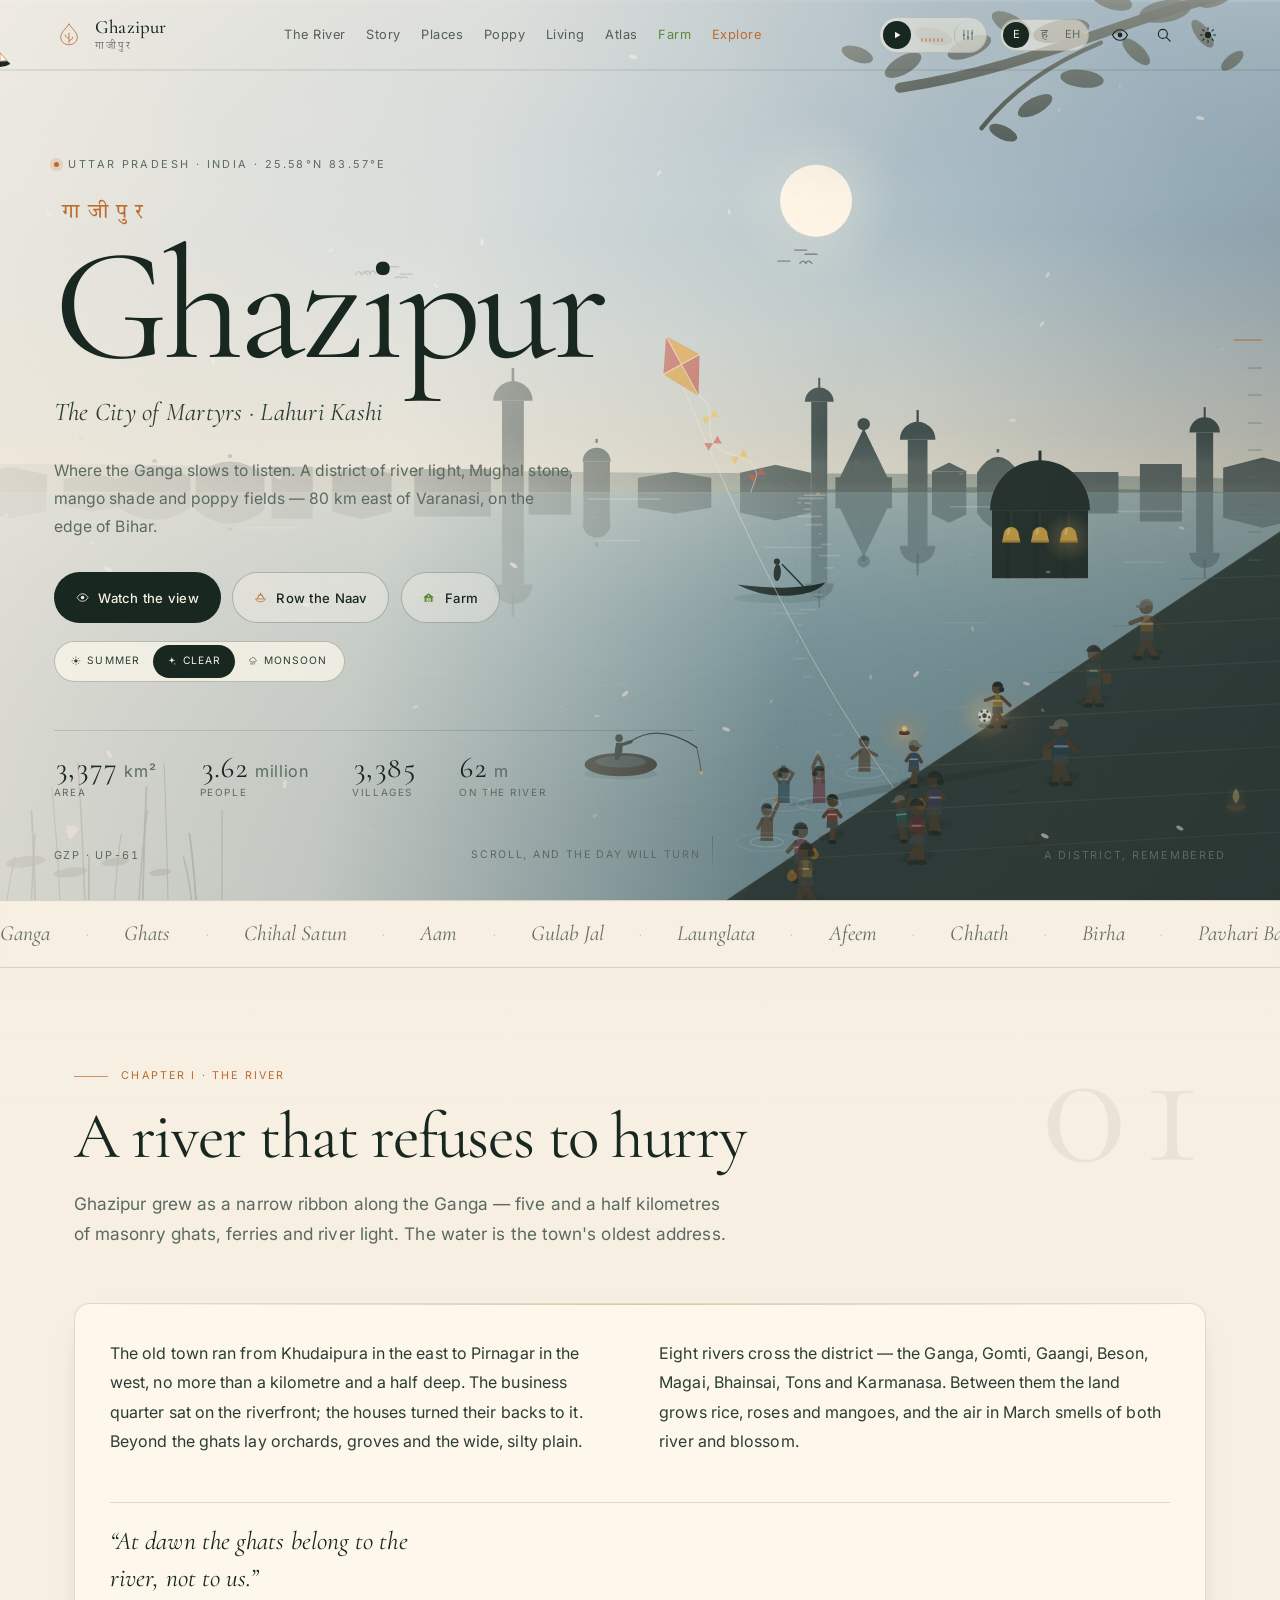
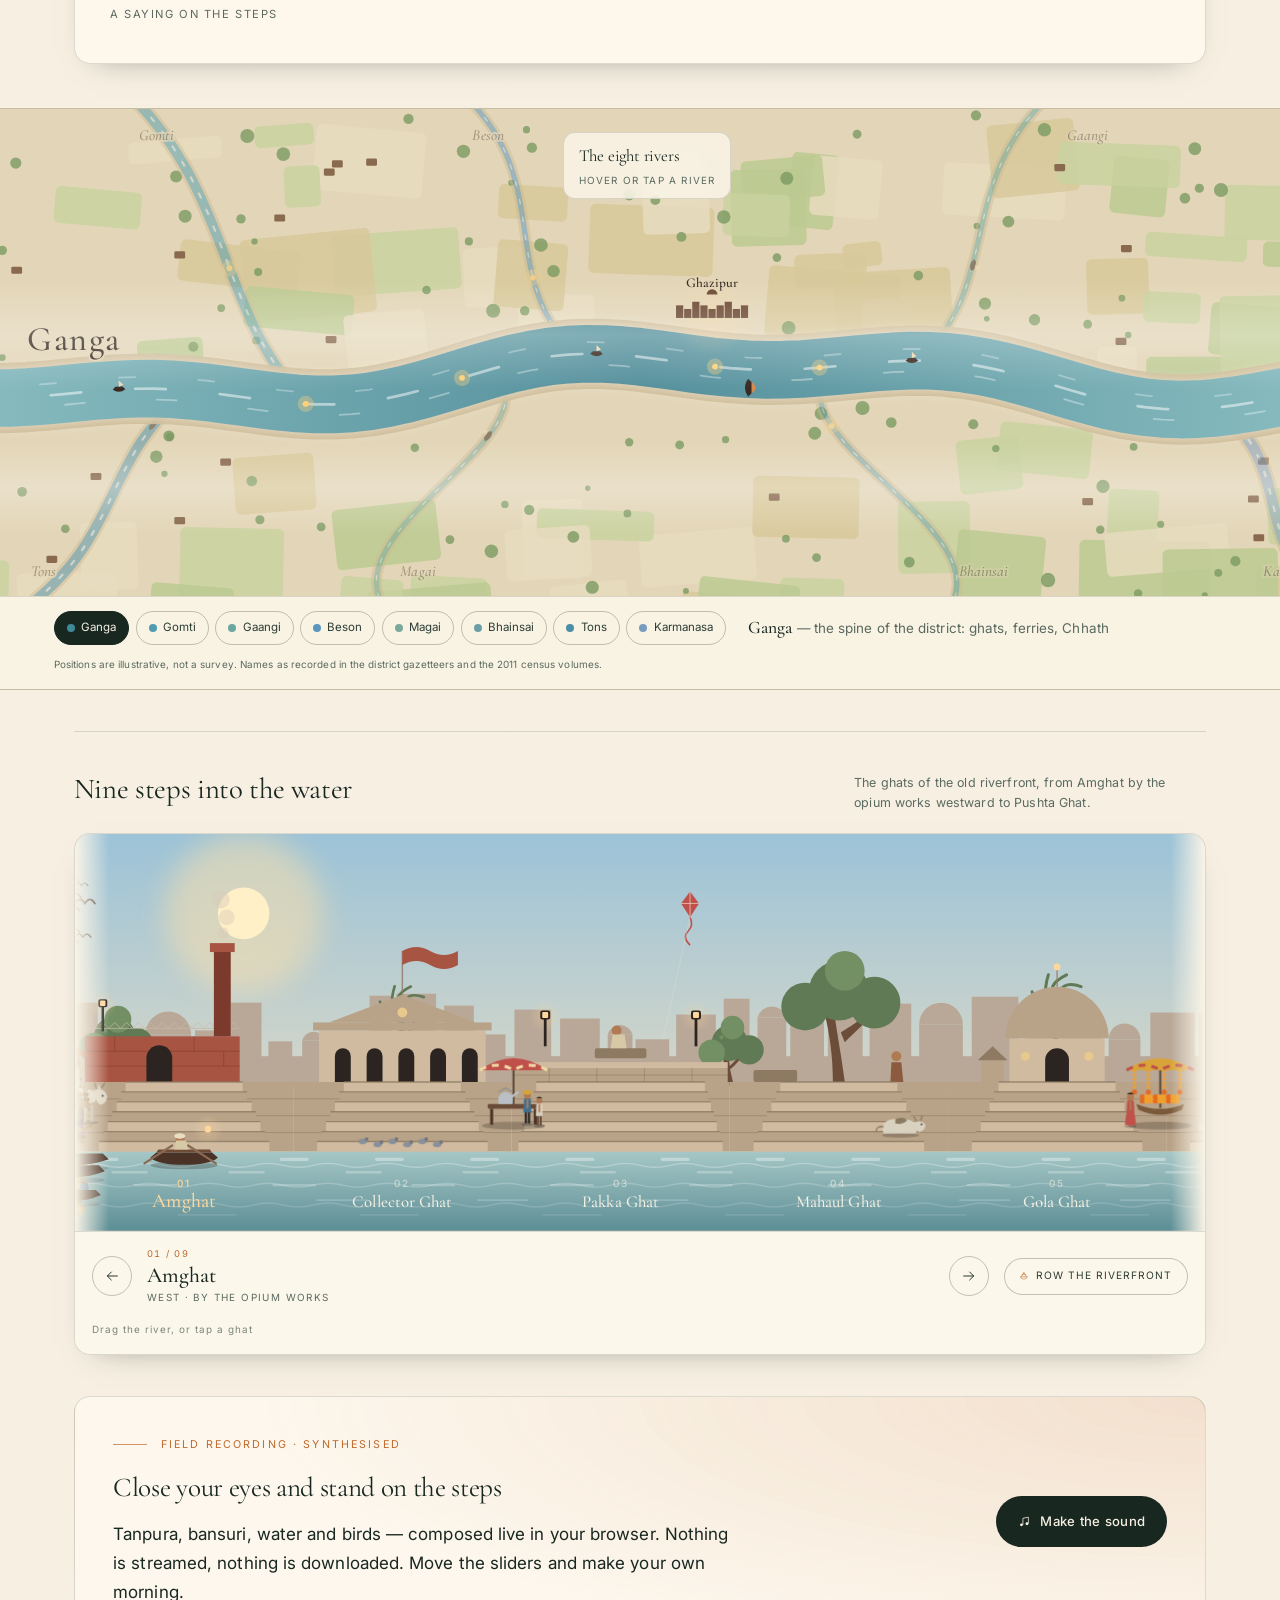
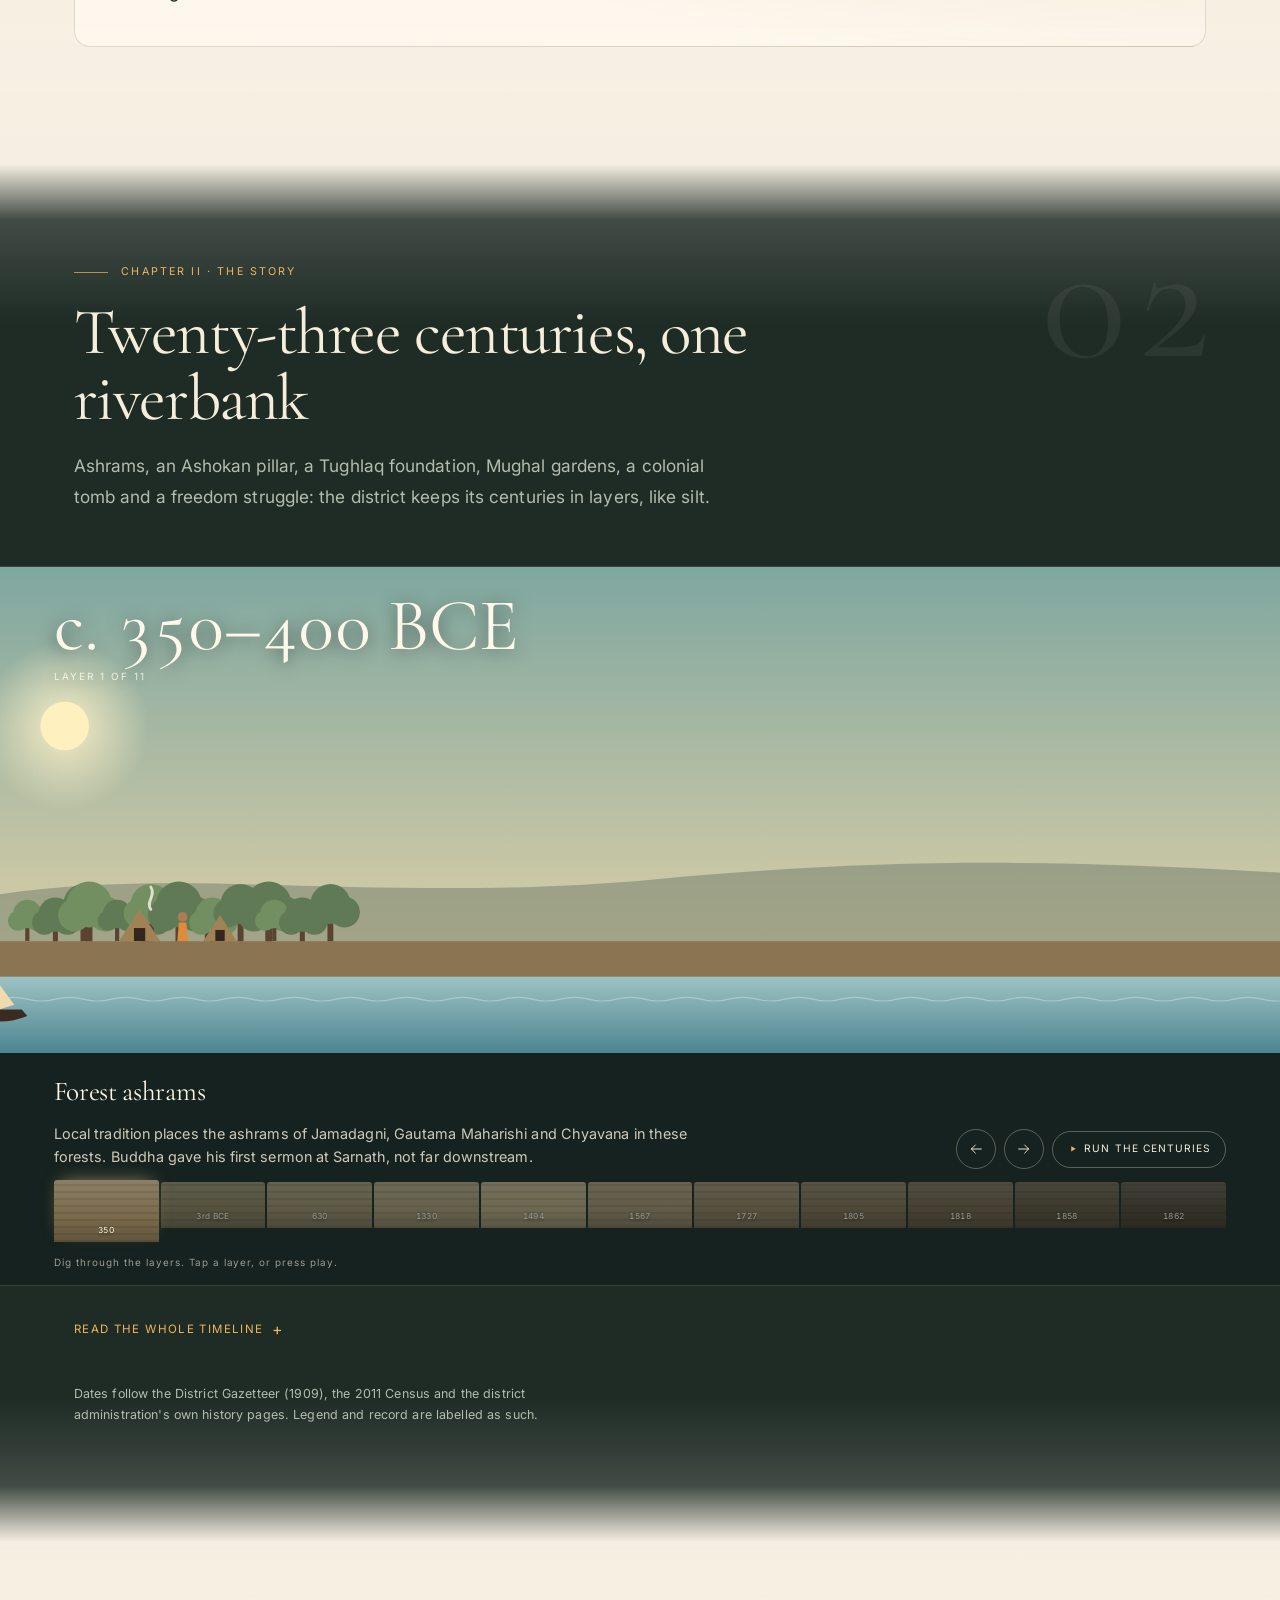
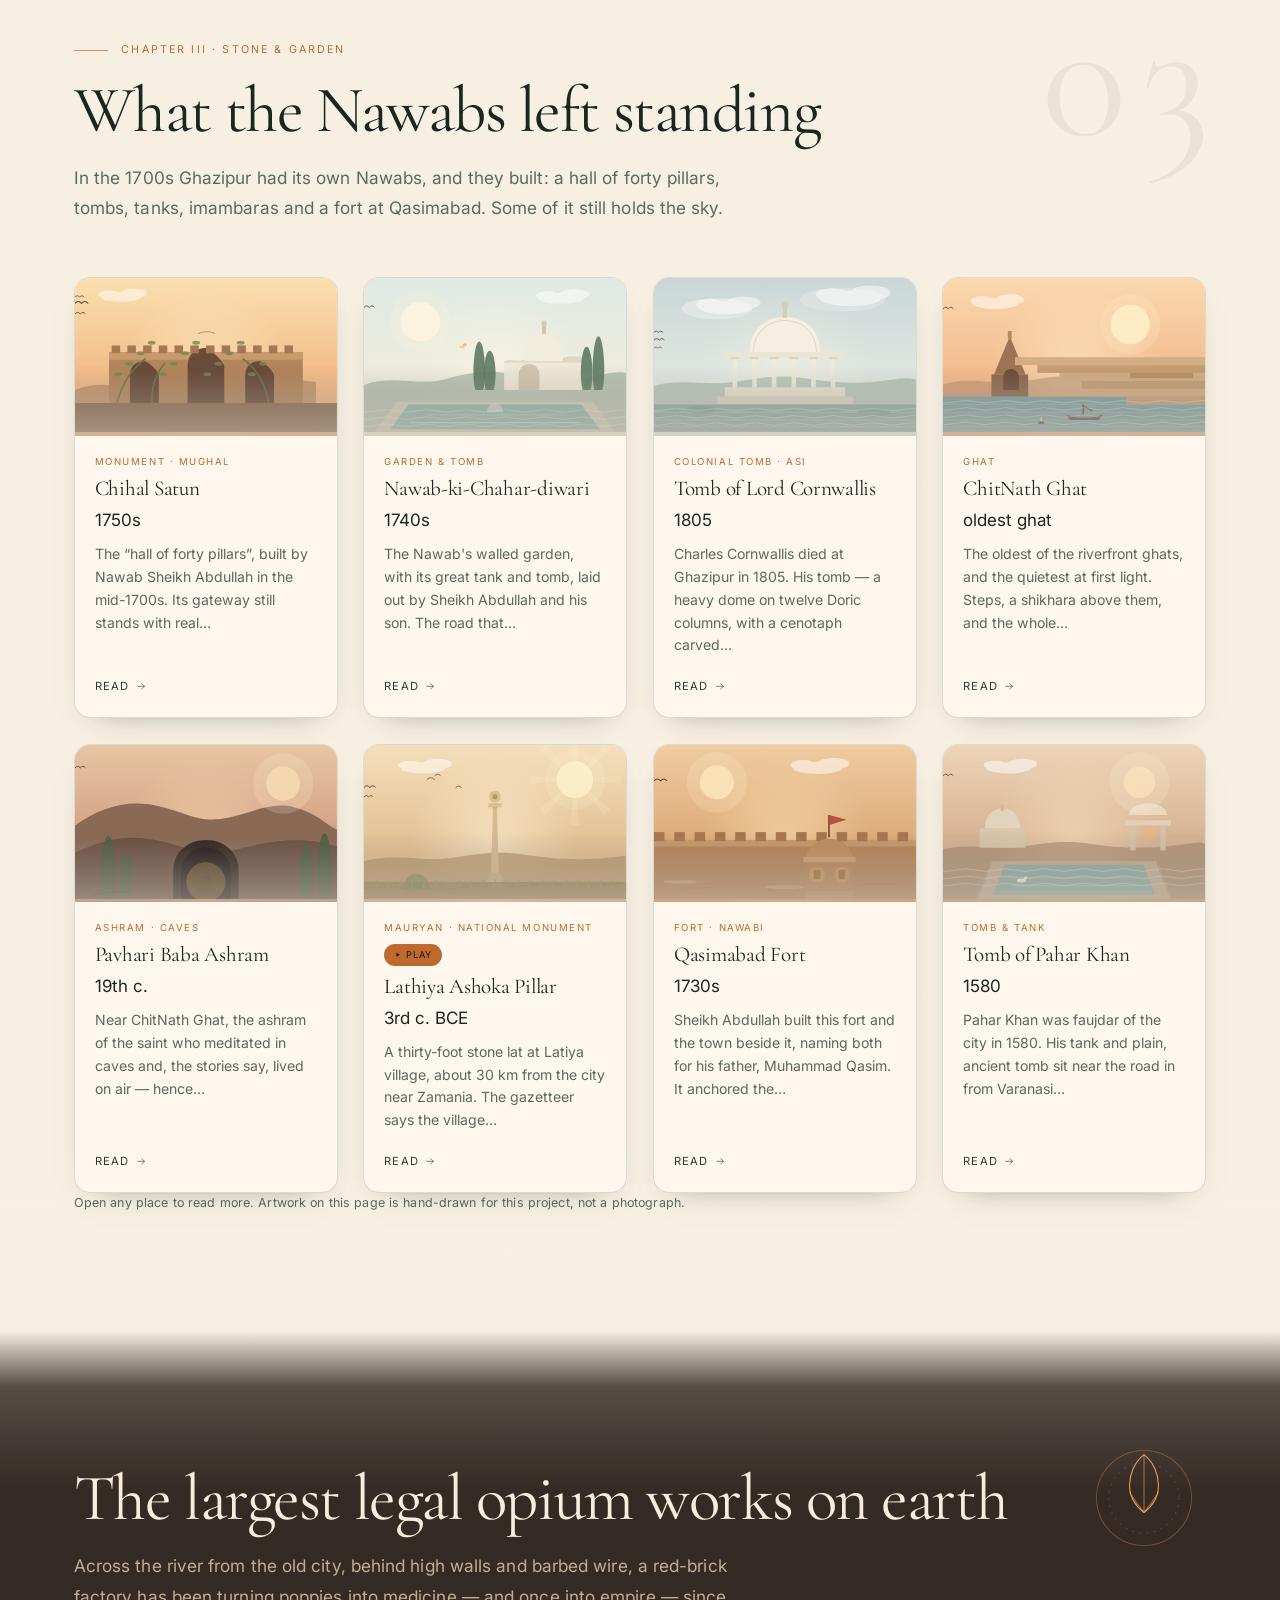
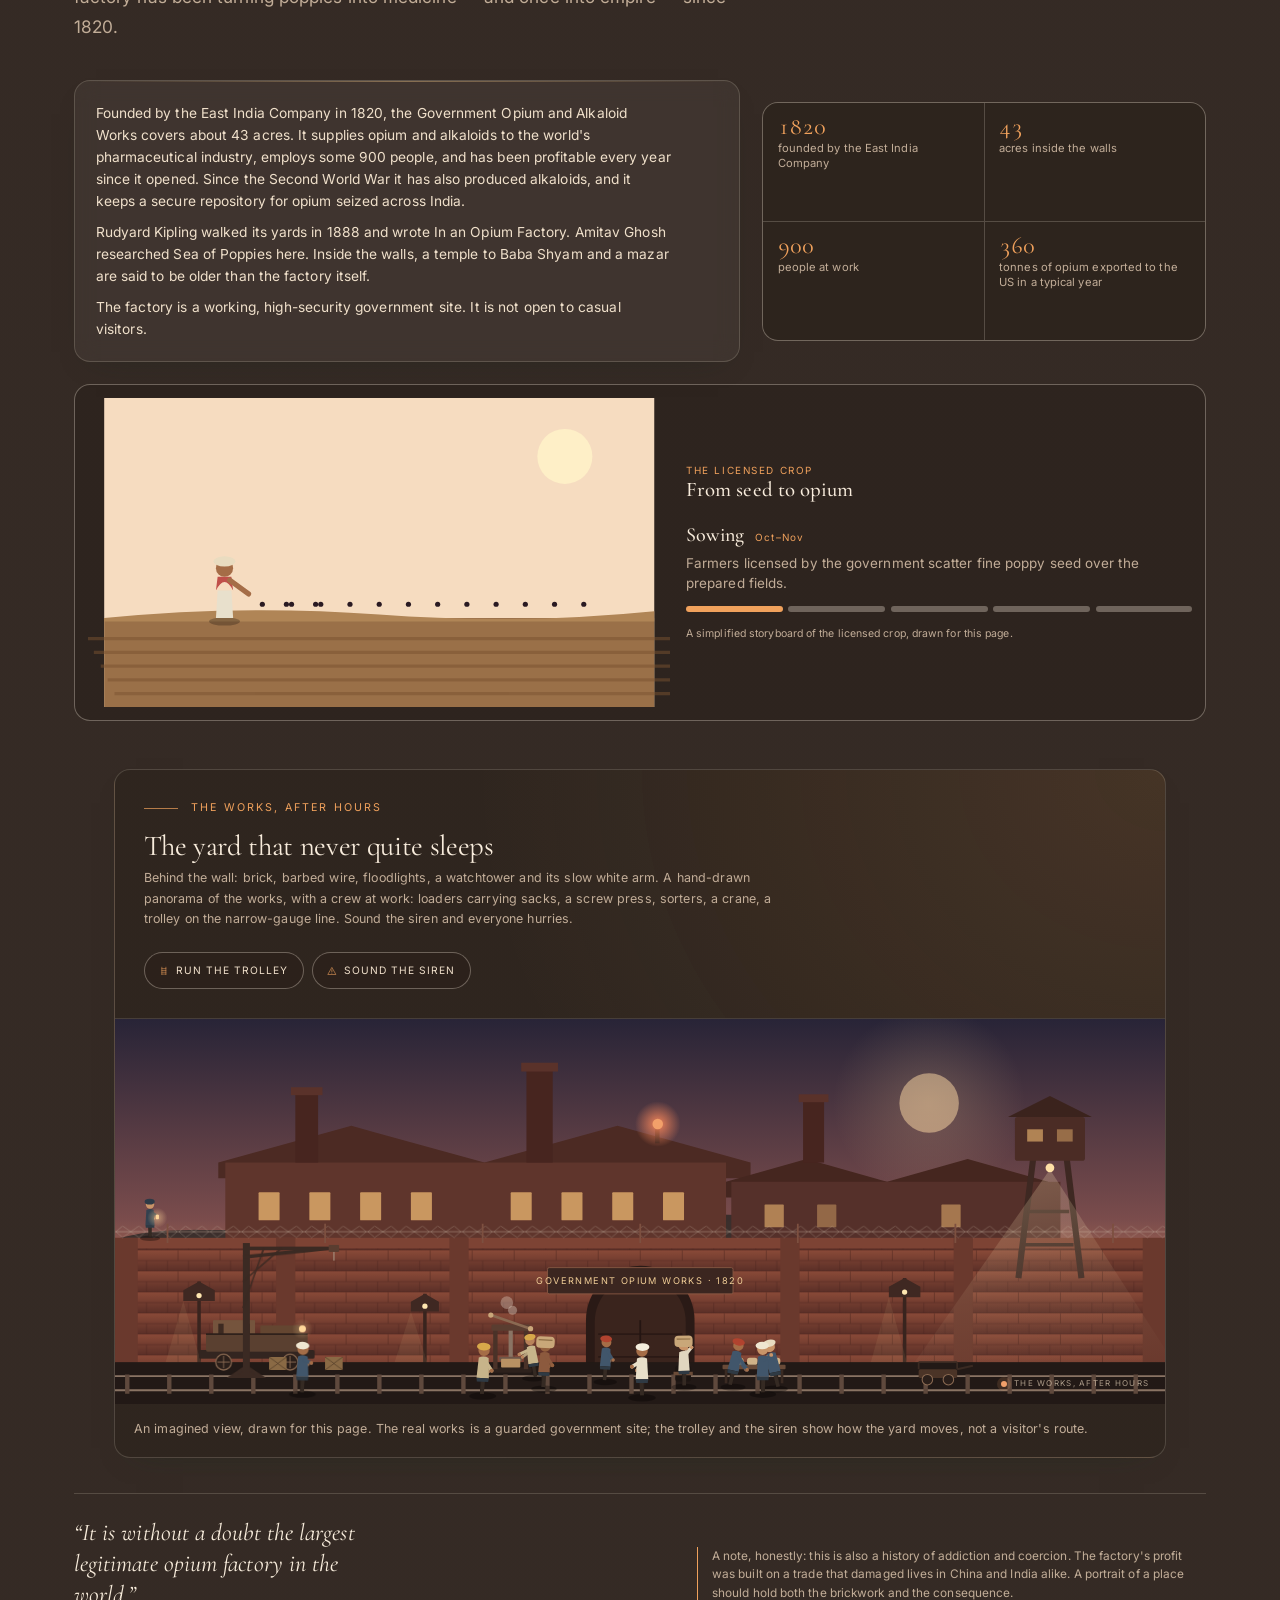
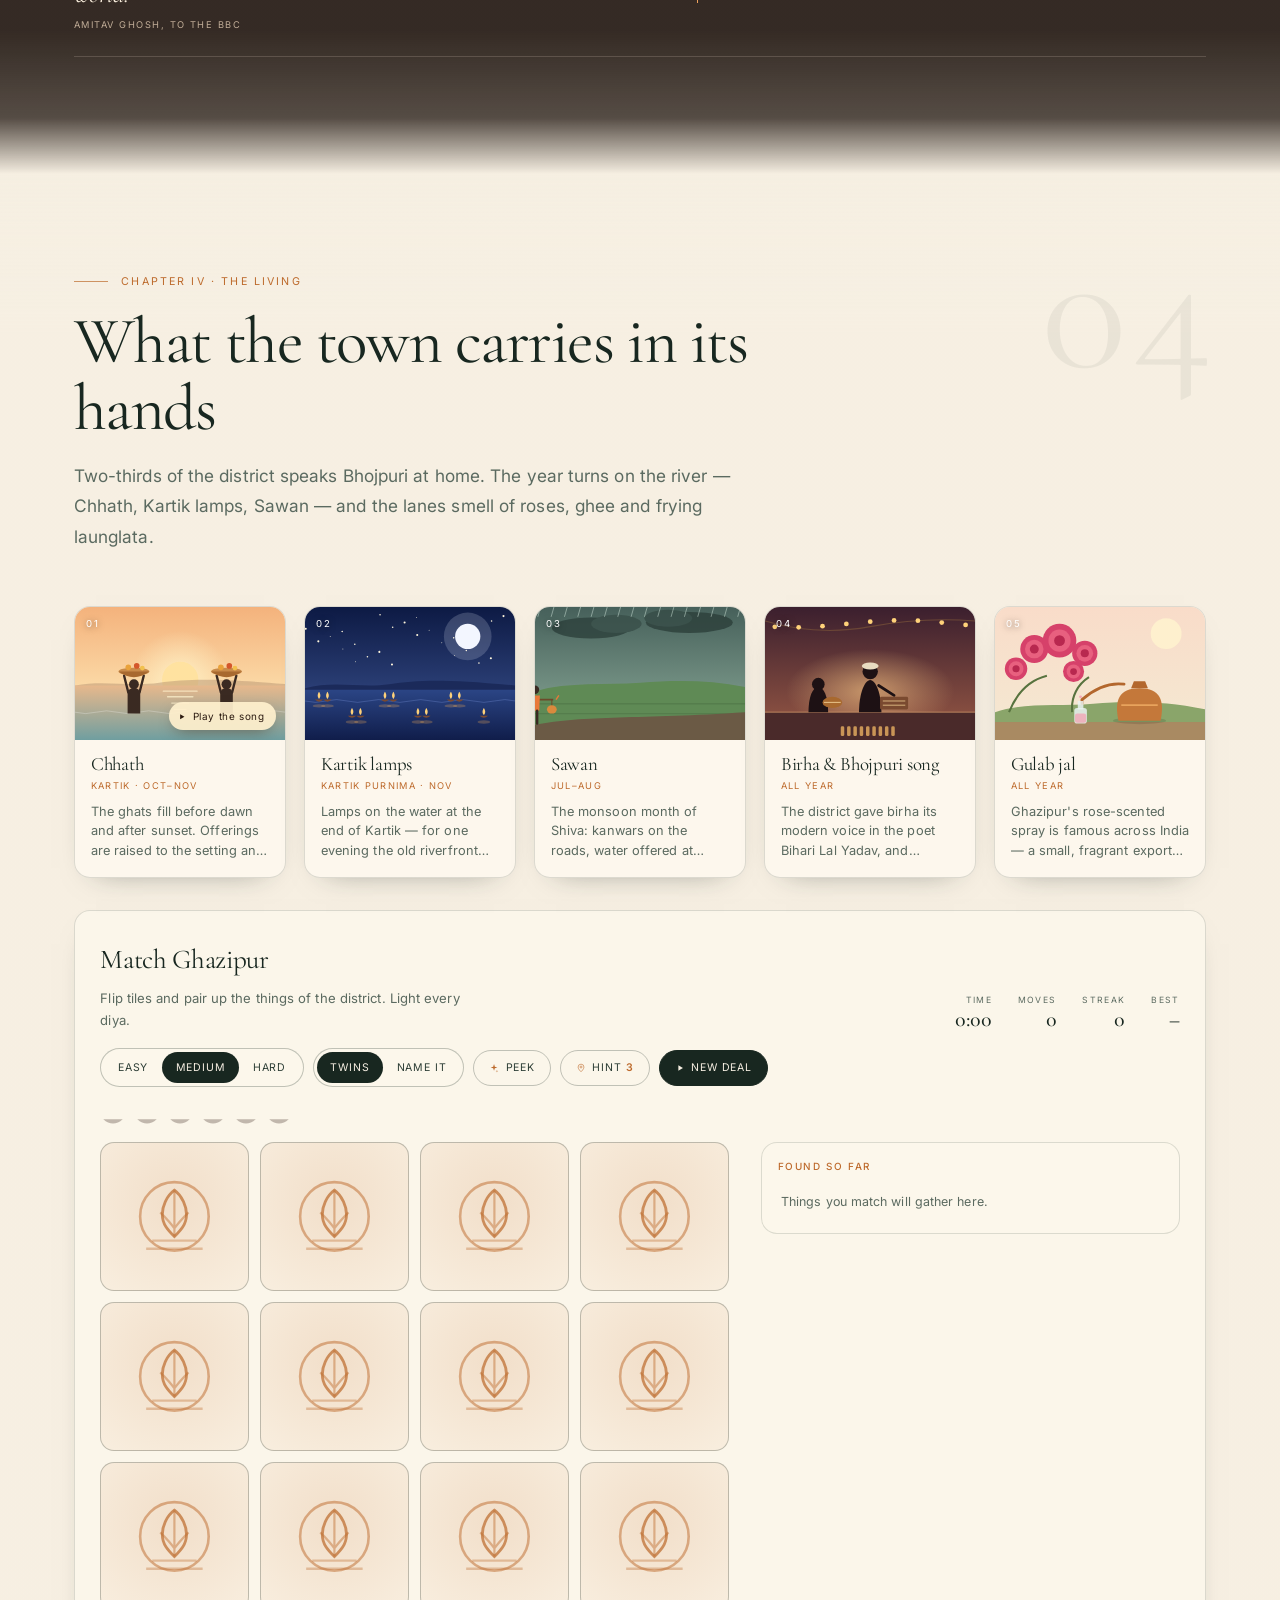
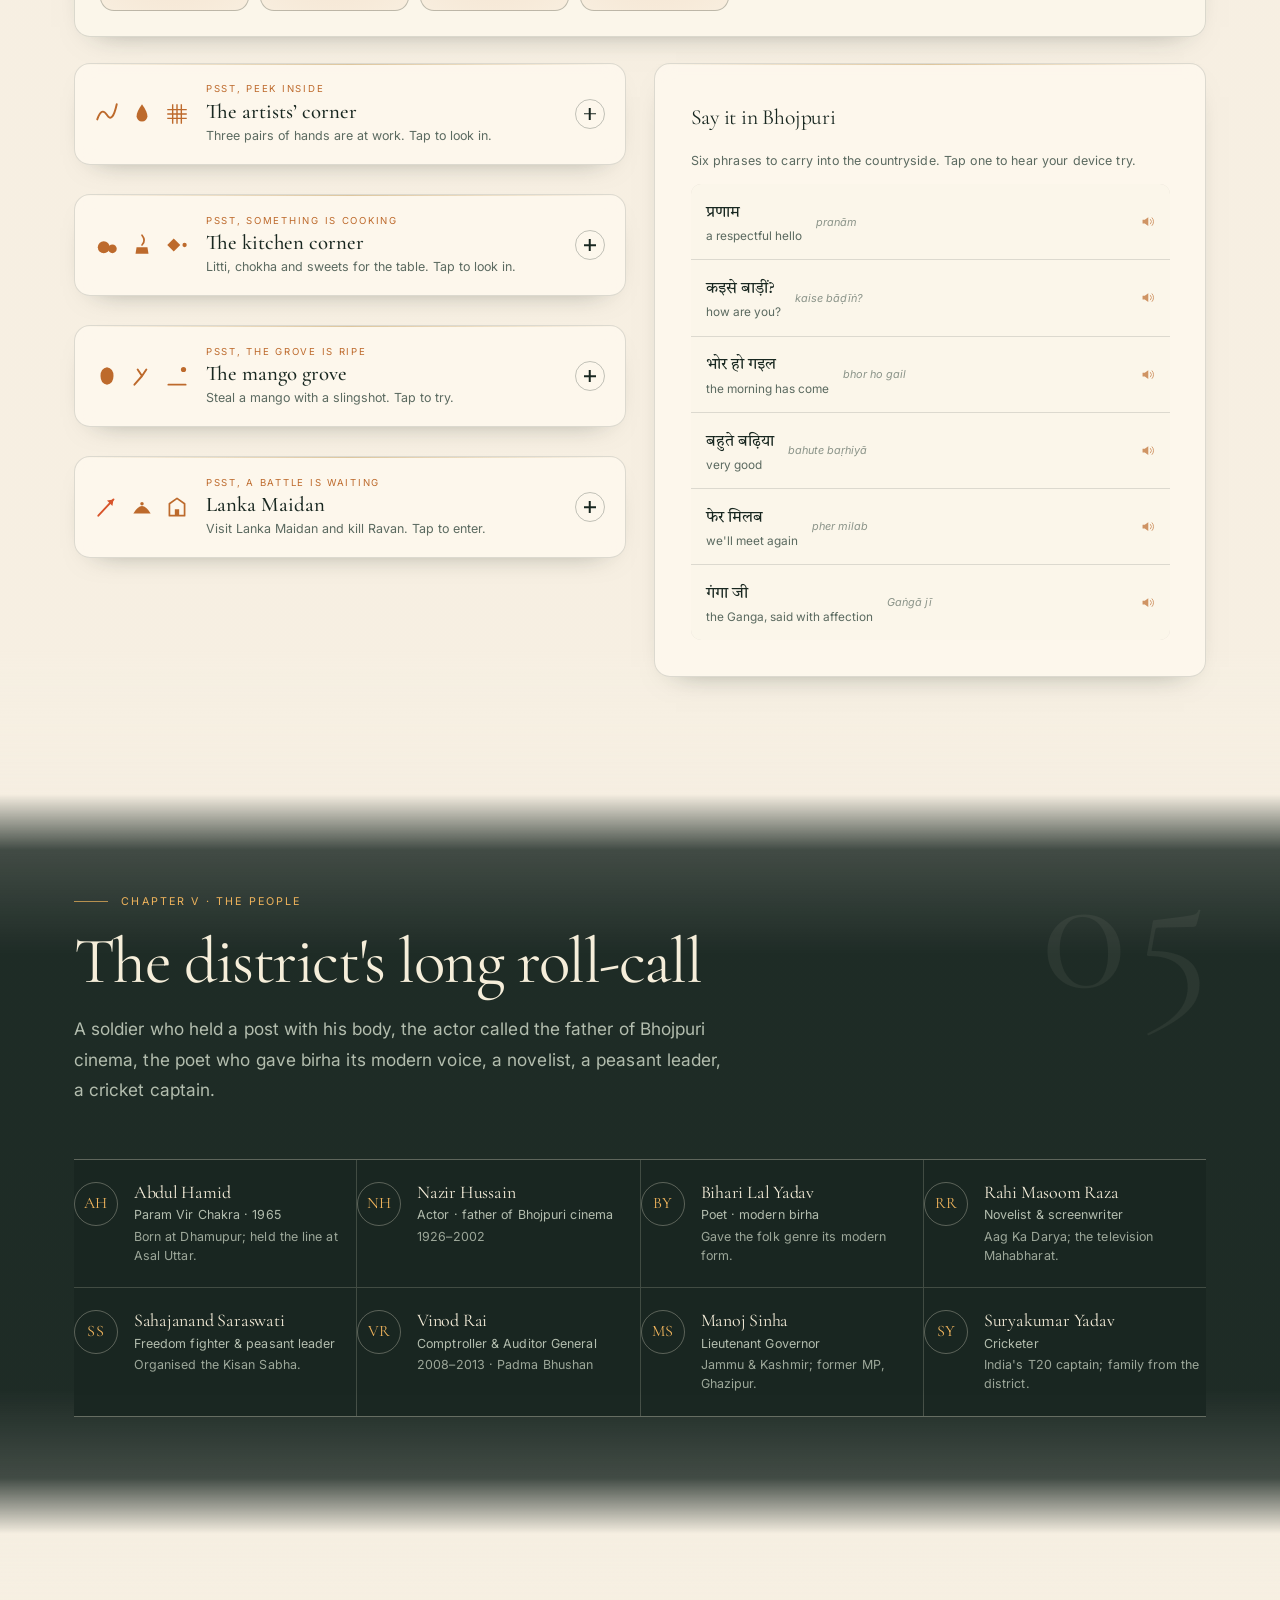
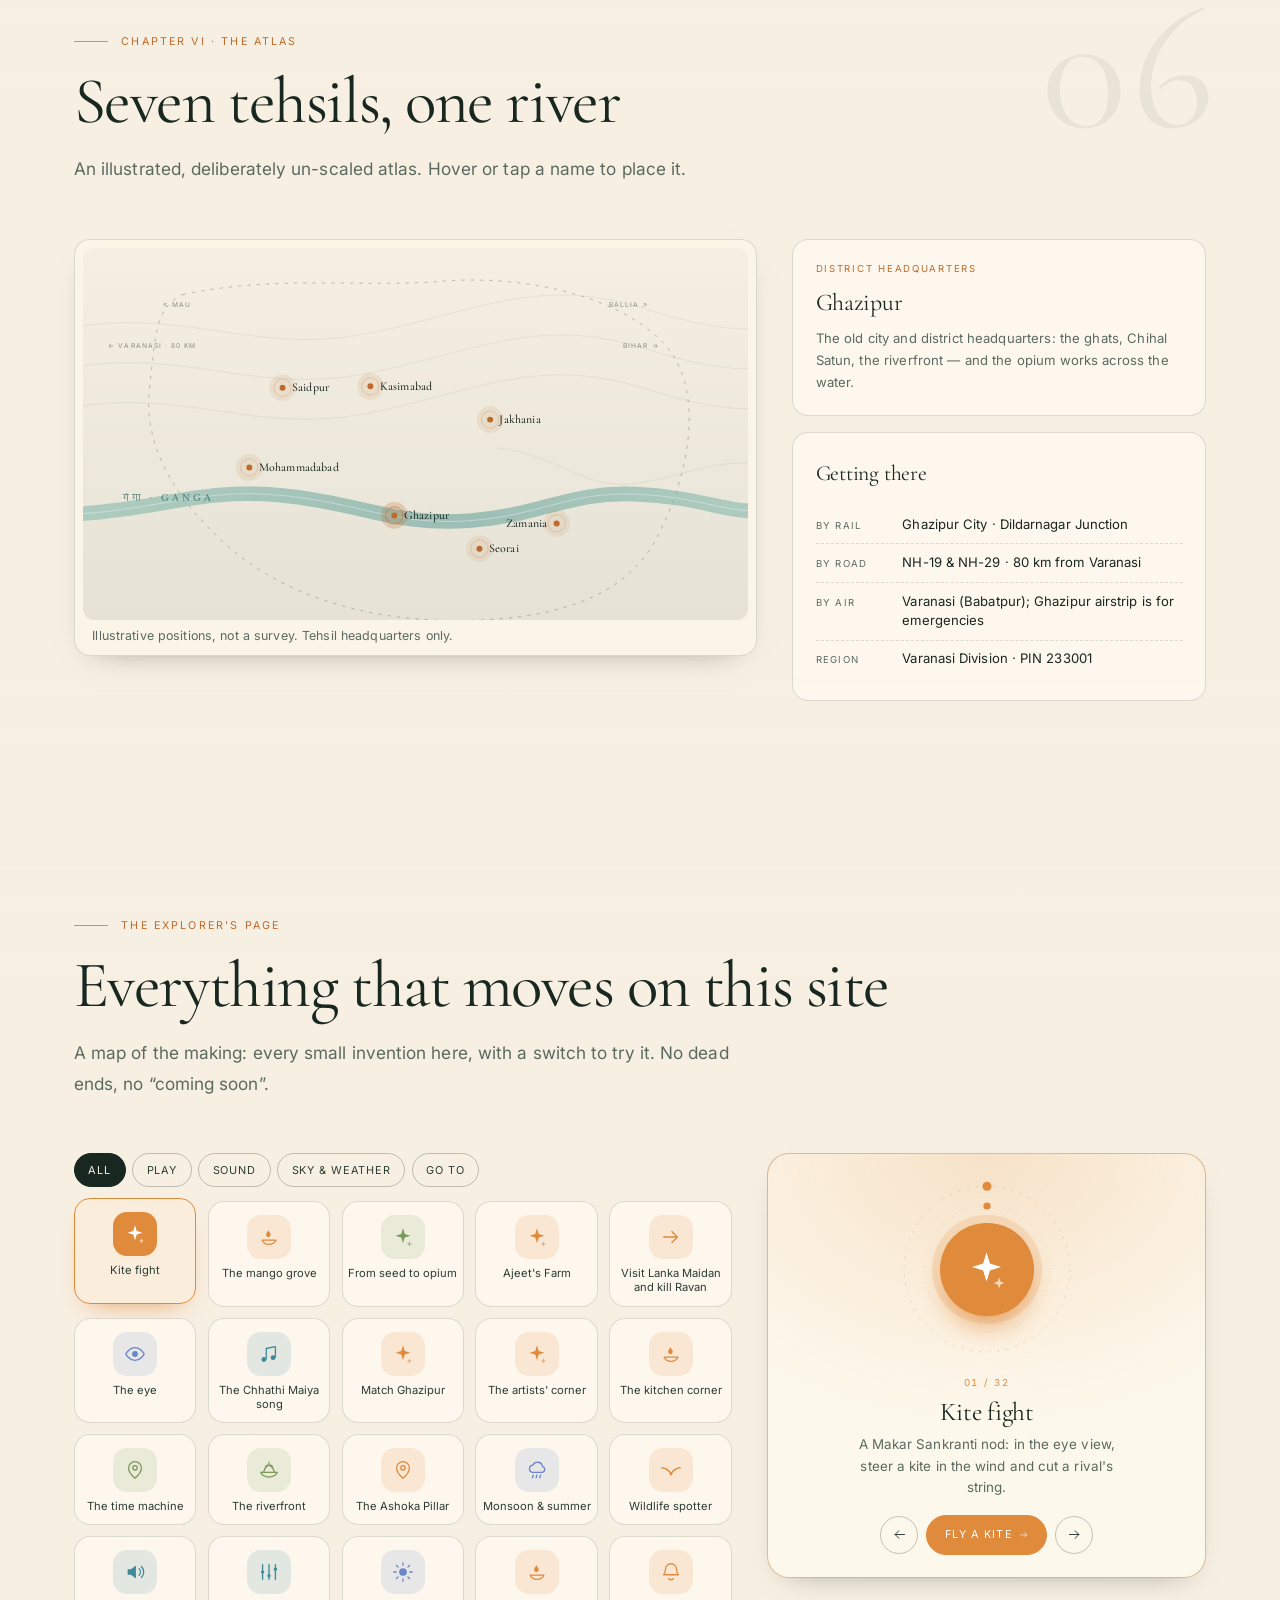
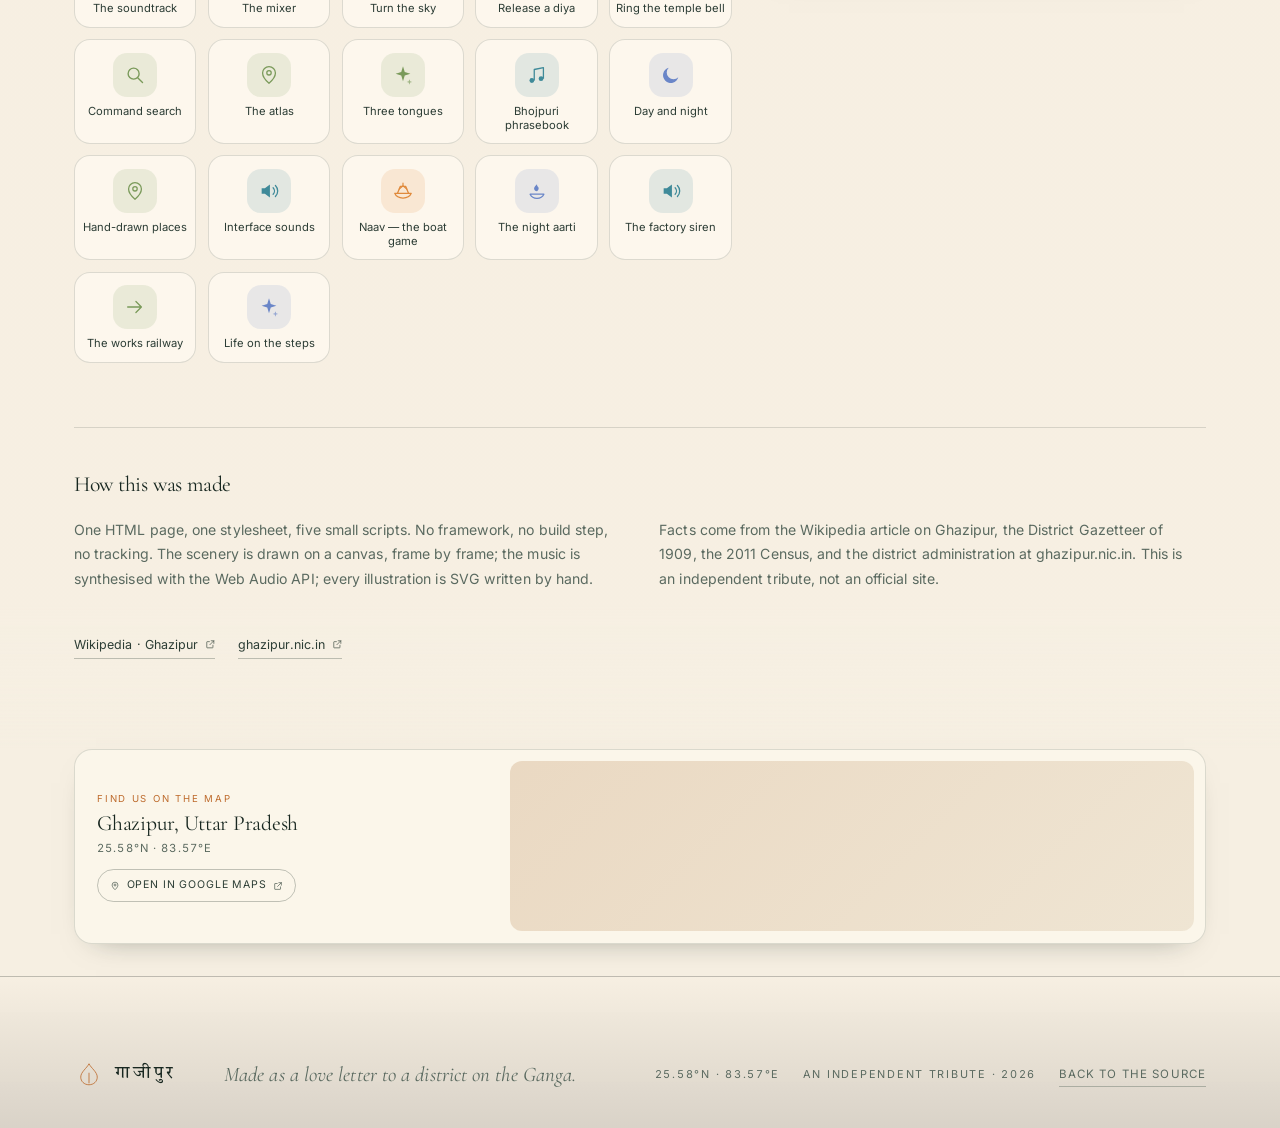
<file: index.html>
<!DOCTYPE html>
<html lang="en" data-theme="day" data-lang="en">
<head>
<meta charset="utf-8" />
<meta name="viewport" content="width=device-width, initial-scale=1, viewport-fit=cover" />
<title>Ghazipur — The River Remembers | A living portrait of a district</title>
<meta name="description" content="Ghazipur, Uttar Pradesh — the City of Martyrs on the Ganga. An animated, trilingual portrait of its river, Mughal stone, poppy fields and living traditions." />
<meta name="theme-color" content="#f6efe2" />
<meta property="og:title" content="Ghazipur — The River Remembers" />
<meta property="og:description" content="Walk through a painted district on the banks of the Ganga — with a soundtrack made in your browser." />
<meta property="og:type" content="website" />
<link rel="icon" href="assets/favicon.svg" type="image/svg+xml" />
<link rel="apple-touch-icon" href="assets/favicon.svg" />
<link rel="preconnect" href="https://fonts.googleapis.com" />
<link rel="preconnect" href="https://fonts.gstatic.com" crossorigin />
<link href="https://fonts.googleapis.com/css2?family=Cormorant+Garamond:ital,wght@0,300;0,400;0,500;0,600;1,300;1,400&family=Inter:wght@300;400;500;600&family=Tiro+Devanagari+Hindi:ital@0;1&display=swap" rel="stylesheet" />
<link rel="stylesheet" href="assets/css/style.css" />
</head>
<body>

<a class="skip" href="#river">Skip to the story</a>

<!-- ══ icon sprite ══ -->
<svg class="sprite" aria-hidden="true" focusable="false">
  <defs>
    <symbol id="i-play" viewBox="0 0 24 24"><path d="M8 5.5v13l11-6.5z"/></symbol>
    <symbol id="i-pause" viewBox="0 0 24 24"><path d="M8 5h3v14H8zM13 5h3v14h-3z"/></symbol>
    <symbol id="i-sun" viewBox="0 0 24 24"><circle cx="12" cy="12" r="4.2"/><path d="M12 2v2.6M12 19.4V22M2 12h2.6M19.4 12H22M4.9 4.9l1.8 1.8M17.3 17.3l1.8 1.8M19.1 4.9l-1.8 1.8M6.7 17.3l-1.8 1.8" stroke="currentColor" stroke-width="1.4" fill="none" stroke-linecap="round"/></symbol>
    <symbol id="i-moon" viewBox="0 0 24 24"><path d="M20 14.5A8.5 8.5 0 1 1 9.5 4a7 7 0 0 0 10.5 10.5z"/></symbol>
    <symbol id="i-menu" viewBox="0 0 24 24"><path d="M4 7h16M4 12h16M4 17h11" stroke="currentColor" stroke-width="1.6" fill="none" stroke-linecap="round"/></symbol>
    <symbol id="i-close" viewBox="0 0 24 24"><path d="M6 6l12 12M18 6 6 18" stroke="currentColor" stroke-width="1.6" fill="none" stroke-linecap="round"/></symbol>
    <symbol id="i-arrow" viewBox="0 0 24 24"><path d="M4 12h15M13 6l6 6-6 6" stroke="currentColor" stroke-width="1.4" fill="none" stroke-linecap="round" stroke-linejoin="round"/></symbol>
    <symbol id="i-down" viewBox="0 0 24 24"><path d="M12 4v15M6 13l6 6 6-6" stroke="currentColor" stroke-width="1.4" fill="none" stroke-linecap="round" stroke-linejoin="round"/></symbol>
    <symbol id="i-sound" viewBox="0 0 24 24"><path d="M4 9v6h3.5L13 19V5L7.5 9H4z"/><path d="M16.5 8.5a5 5 0 0 1 0 7M19 6a8.5 8.5 0 0 1 0 12" stroke="currentColor" stroke-width="1.4" fill="none" stroke-linecap="round"/></symbol>
    <symbol id="i-sliders" viewBox="0 0 24 24"><path d="M5 4v6M5 14v6M12 4v10M12 18v2M19 4v3M19 11v9" stroke="currentColor" stroke-width="1.5" fill="none" stroke-linecap="round"/><circle cx="5" cy="12" r="1.8"/><circle cx="12" cy="16" r="1.8"/><circle cx="19" cy="9" r="1.8"/></symbol>
    <symbol id="i-search" viewBox="0 0 24 24"><circle cx="10.5" cy="10.5" r="6" fill="none" stroke="currentColor" stroke-width="1.5"/><path d="m15.2 15.2 5 5" stroke="currentColor" stroke-width="1.5" stroke-linecap="round"/></symbol>
    <symbol id="i-spark" viewBox="0 0 24 24"><path d="M12 2.5l1.9 6.2 6.2 1.9-6.2 1.9L12 18.7l-1.9-6.2L3.9 10.6l6.2-1.9z"/><path d="M19 16.5l.8 2.2 2.2.8-2.2.8-.8 2.2-.8-2.2-2.2-.8 2.2-.8z" opacity=".65"/></symbol>
    <symbol id="i-pin" viewBox="0 0 24 24"><path d="M12 21s7-6.1 7-11.2A7 7 0 0 0 5 9.8C5 14.9 12 21 12 21z" fill="none" stroke="currentColor" stroke-width="1.4"/><circle cx="12" cy="9.6" r="2.4" fill="none" stroke="currentColor" stroke-width="1.4"/></symbol>
    <symbol id="i-bell" viewBox="0 0 24 24"><path d="M12 3a6 6 0 0 0-6 6c0 3.2-1 4.7-2 6h16c-1-1.3-2-2.8-2-6a6 6 0 0 0-6-6z" fill="none" stroke="currentColor" stroke-width="1.4" stroke-linejoin="round"/><path d="M9.6 19a2.6 2.6 0 0 0 4.8 0" fill="none" stroke="currentColor" stroke-width="1.4" stroke-linecap="round"/></symbol>
    <symbol id="i-lamp" viewBox="0 0 24 24"><path d="M4.5 15.5h15c-1.4 3-4 4.5-7.5 4.5s-6.1-1.5-7.5-4.5z" fill="none" stroke="currentColor" stroke-width="1.4" stroke-linejoin="round"/><path d="M12 12.2c1.8-1.4 2.2-2.7 1.5-4.2-.5-1-1.5-1.5-1.5-3.5-1.4 1.3-3.2 2.9-3.2 4.8 0 1.6 1.4 2.9 3.2 2.9z"/></symbol>
    <symbol id="i-music" viewBox="0 0 24 24"><path d="M9 18V6l10-2v12" fill="none" stroke="currentColor" stroke-width="1.4" stroke-linejoin="round"/><circle cx="6.4" cy="18" r="2.6"/><circle cx="16.4" cy="16" r="2.6"/></symbol>
    <symbol id="i-farm" viewBox="0 0 24 24"><path d="M2.8 11.2 12 4.2l9.2 7-1 1.3-.9-.7V20H4.7v-8.2l-.9.7z" fill="currentColor"/><path d="M9 20v-6h6v6M9 14l6 6M15 14l-6 6" fill="none" stroke="var(--farm-door,#4f7a31)" stroke-width="1.3" stroke-linejoin="round"/><circle cx="12" cy="9.2" r="1.3" fill="var(--farm-door,#4f7a31)"/></symbol>
    <symbol id="i-boat" viewBox="0 0 24 24"><path d="M3 14.5h18c-1.4 3.4-4.6 5.2-9 5.2s-7.6-1.8-9-5.2z" fill="none" stroke="currentColor" stroke-width="1.4" stroke-linejoin="round"/><path d="M6 14.5 9 7h6l3 7.5" fill="none" stroke="currentColor" stroke-width="1.4" stroke-linejoin="round"/><path d="M12 7V3.5M12 6.2 7.8 10M12 6.2l4.2 3.8" fill="none" stroke="currentColor" stroke-width="1.3" stroke-linecap="round"/></symbol>
    <symbol id="i-rain" viewBox="0 0 24 24"><path d="M7 14.5a4 4 0 0 1 .6-7.9A5.5 5.5 0 0 1 18 8.2a3.2 3.2 0 0 1-.5 6.3z" fill="none" stroke="currentColor" stroke-width="1.4" stroke-linejoin="round"/><path d="M8 17.5 7 20.5M12 17.5l-1 3M16 17.5l-1 3" stroke="currentColor" stroke-width="1.4" fill="none" stroke-linecap="round"/></symbol>
    <symbol id="i-bird" viewBox="0 0 24 24"><path d="M2 9.5c3.6 0 6.6 1.6 10 6.5 3.4-4.9 6.4-6.5 10-6.5" fill="none" stroke="currentColor" stroke-width="1.5" stroke-linecap="round" stroke-linejoin="round"/><circle cx="12" cy="16.4" r="1.5"/></symbol>
    <symbol id="i-eye" viewBox="0 0 24 24"><path d="M2 12s3.6-7 10-7 10 7 10 7-3.6 7-10 7S2 12 2 12z" fill="none" stroke="currentColor" stroke-width="1.5" stroke-linejoin="round"/><circle class="eye-pupil" cx="12" cy="12" r="3.2"/></symbol>
    <symbol id="i-eye-off" viewBox="0 0 24 24"><path d="M2 12s3.6-7 10-7 10 7 10 7-3.6 7-10 7S2 12 2 12z" fill="none" stroke="currentColor" stroke-width="1.5" stroke-linejoin="round" opacity=".5"/><path d="M4 20 20 4" stroke="currentColor" stroke-width="1.7" stroke-linecap="round"/></symbol>
    <symbol id="i-warn" viewBox="0 0 24 24"><path d="M12 3.5 22 21H2z" fill="none" stroke="currentColor" stroke-width="1.4" stroke-linejoin="round"/><path d="M12 9.5v5" stroke="currentColor" stroke-width="1.5" stroke-linecap="round"/><circle cx="12" cy="17.6" r="1.1"/></symbol>
    <symbol id="i-rail" viewBox="0 0 24 24"><path d="M7 3v18M17 3v18M7 6.5h10M7 11h10M7 15.5h10M7 20h10" fill="none" stroke="currentColor" stroke-width="1.3" stroke-linecap="round"/></symbol>
    <symbol id="i-external" viewBox="0 0 24 24"><path d="M14 4h6v6M20 4l-9 9M18 14v5a1 1 0 0 1-1 1H5a1 1 0 0 1-1-1V7a1 1 0 0 1 1-1h5" fill="none" stroke="currentColor" stroke-width="1.4" stroke-linecap="round"/></symbol>
  </defs>
</svg>

<!-- ══ the living scene ══ -->
<canvas id="scene" aria-hidden="true"></canvas>
<div class="scene-grade" aria-hidden="true"></div>
<div class="grain" aria-hidden="true"></div>

<!-- ══ loader ══ -->
<div class="loader" id="loader" aria-hidden="true">
  <div class="loader-mark">
    <svg viewBox="0 0 80 80" aria-hidden="true">
      <circle cx="40" cy="40" r="30" fill="none" stroke="currentColor" stroke-width=".8" opacity=".35"/>
      <circle cx="40" cy="40" r="21" fill="none" stroke="currentColor" stroke-width=".8" opacity=".55" stroke-dasharray="3 6"/>
      <path d="M40 52c6 0 10-4 10-9 0-6-6-9-10-15-4 6-10 9-10 15 0 5 4 9 10 9z" fill="currentColor" opacity=".9"/>
      <path d="M38 30c-3.6 2.4-6 5-6 8.2M42 30c3.6 2.4 6 5 6 8.2" fill="none" stroke="#151d18" stroke-width=".9" opacity=".5"/>
    </svg>
  </div>
  <p class="loader-text">गाजीपुर</p>
</div>

<!-- ══ header ══ -->
<header class="site-head" id="siteHead">
  <a class="brand" href="#top" aria-label="Ghazipur — back to the beginning">
    <span class="brand-mark" aria-hidden="true">
      <svg viewBox="0 0 40 40"><path d="M20 33c6.5 0 11-4.6 11-10.2C31 16 23 11 20 5c-3 6-11 11-11 17.8C9 28.4 13.5 33 20 33z" fill="none" stroke="currentColor" stroke-width="1.1"/><path d="M20 31V17" stroke="currentColor" stroke-width="1.1"/><path d="M20 24c-3 0-5-2-5-4.5M20 27c3 0 5-2 5-4.5" fill="none" stroke="currentColor" stroke-width="1.1"/></svg>
    </span>
    <span class="brand-text"><b>Ghazipur</b><i lang="hi">गाजीपुर</i></span>
  </a>

  <nav class="site-nav" id="siteNav" aria-label="Main">
    <a href="#river" data-i18n="nav.river">The River</a>
    <a href="#story" data-i18n="nav.story">Story</a>
    <a href="#places" data-i18n="nav.places">Places</a>
    <a href="#poppy" data-i18n="nav.poppy">Poppy</a>
    <a href="#living" data-i18n="nav.living">Living</a>
    <a href="#atlas" data-i18n="nav.atlas">Atlas</a>
    <a href="Farm.html" class="nav-farm" data-i18n="nav.farm">Farm</a>
    <a href="#explore" class="nav-explore" data-i18n="nav.explore">Explore</a>
  </nav>

  <div class="head-tools">
    <div class="lang" role="group" aria-label="Language / भाषा">
      <button type="button" data-lang="en" class="is-on" aria-pressed="true">E</button>
      <button type="button" data-lang="hi" aria-pressed="false" lang="hi">ह</button>
      <button type="button" data-lang="eh" aria-pressed="false">EH</button>
    </div>
    <button class="icon-btn" id="viewBtn" type="button" aria-pressed="false" aria-label="Watch the view">
      <svg class="ic ic-eye"><use href="#i-eye"/></svg>
      <svg class="ic ic-eyeoff"><use href="#i-eye-off"/></svg>
    </button>
    <button class="icon-btn" id="searchBtn" type="button" aria-label="Search the district">
      <svg class="ic"><use href="#i-search"/></svg>
    </button>
    <button class="icon-btn" id="themeBtn" type="button" aria-pressed="false" aria-label="Switch to night">
      <svg class="ic ic-sun"><use href="#i-sun"/></svg>
      <svg class="ic ic-moon"><use href="#i-moon"/></svg>
    </button>
    <button class="icon-btn menu-btn" id="menuBtn" type="button" aria-expanded="false" aria-controls="siteNav" aria-label="Menu">
      <svg class="ic ic-menu"><use href="#i-menu"/></svg>
      <svg class="ic ic-close"><use href="#i-close"/></svg>
    </button>
  </div>
</header>

<!-- ══ chapter rail ══ -->
<nav class="rail" id="rail" aria-label="Chapters"></nav>

<main>

<!-- ░░░ HERO ░░░ -->
<section class="hero" id="top" data-scene="0.18">
  <div class="hero-inner">
    <p class="eyebrow rev">
      <span class="dot"></span>
      <span data-i18n="hero.eyebrow">Uttar Pradesh · India · 25.58°N 83.57°E</span>
    </p>
    <p class="hero-deva rev" lang="hi" aria-hidden="true">गाजीपुर</p>
    <h1 class="hero-title rev"><span>Ghazipur</span></h1>
    <p class="hero-sub rev" data-i18n="hero.sub">The City of Martyrs · Lahuri Kashi</p>
    <p class="hero-lede rev" data-i18n="hero.lede">Where the Ganga slows to listen. A district of river light, Mughal stone, mango shade and poppy fields — 80 km east of Varanasi, on the edge of Bihar.</p>
    <div class="hero-actions rev">
      <button class="btn btn-solid" id="heroEye" type="button">
        <svg class="ic"><use href="#i-eye"/></svg>
        <span data-i18n="hero.eye">Watch the view</span>
      </button>
      <button class="btn btn-ghost" id="heroNaav" type="button">
        <svg class="ic"><use href="#i-boat"/></svg>
        <span data-i18n="hero.cta3">Row the Naav</span>
      </button>
      <a class="btn btn-ghost btn-farm" href="Farm.html" id="heroFarm">
        <svg class="ic"><use href="#i-farm"/></svg>
        <span data-i18n="nav.farm">Farm</span>
      </a>
    </div>
    <div class="hero-weather rev">
      <div class="season" id="season" role="group" data-i18n-aria="season.label" aria-label="Season of the river">
        <button type="button" data-season="summer" aria-pressed="false"><svg class="ic"><use href="#i-sun"/></svg><span data-i18n="season.summer">Summer</span></button>
        <button type="button" data-season="normal" aria-pressed="true"><svg class="ic"><use href="#i-spark"/></svg><span data-i18n="season.normal">Clear</span></button>
        <button type="button" data-season="monsoon" aria-pressed="false"><svg class="ic"><use href="#i-rain"/></svg><span data-i18n="season.monsoon">Monsoon</span></button>
      </div>
    </div>
    <dl class="hero-facts rev">
      <div><dt data-i18n="hero.f1">Area</dt><dd>3,377 <small data-i18n="hero.areaU">km²</small></dd></div>
      <div><dt data-i18n="hero.f2">People</dt><dd><span data-i18n="hero.peopleV">3.62</span> <small data-i18n="hero.peopleU">million</small></dd></div>
      <div><dt data-i18n="hero.f3">Villages</dt><dd>3,385</dd></div>
      <div><dt data-i18n="hero.f4">On the river</dt><dd>62 <small data-i18n="hero.riverU">m</small></dd></div>
    </dl>
  </div>

  <button type="button" class="egg-diya" id="eggDiya" data-i18n-aria="hero.diya" aria-label="Release a diya" title="Release a diya"><svg viewBox="0 0 24 24" aria-hidden="true"><path d="M3 15q9 8 18 0z" fill="currentColor"/><path d="M12 13c-4-4-3-8 0-12 3 4 4 8 0 12z" fill="#ffd27a"/></svg></button>

  <div class="hero-foot">
    <span class="mono">GZP · UP-61</span>
    <a class="scroll-cue" href="#river">
      <span data-i18n="hero.scroll">Scroll, and the day will turn</span>
      <span class="cue-line" aria-hidden="true"><i></i></span>
    </a>
    <span class="mono" data-i18n="hero.foot">A district, remembered</span>
  </div>
</section>

<!-- ░░░ TICKER ░░░ -->
<div class="ticker" aria-hidden="true">
  <div class="ticker-track" id="tickerTrack"></div>
</div>

<!-- ░░░ I · THE RIVER ░░░ -->
<section class="chapter" id="river" data-scene="0.30">
  <span class="chapter-num" aria-hidden="true">01</span>
  <div class="wrap">
    <header class="chapter-head">
      <p class="kicker rev"><span class="kicker-line"></span><span data-i18n="river.kicker">Chapter I · The River</span></p>
      <h2 class="rev" data-i18n="river.title">A river that refuses to hurry</h2>
      <p class="lede rev" data-i18n="river.lede">Ghazipur grew as a narrow ribbon along the Ganga — five and a half kilometres of masonry ghats, ferries and river light. The water is the town's oldest address.</p>
    </header>

    <div class="river-grid">
      <article class="panel prose rev">
        <p data-i18n="river.body1">The old town ran from Khudaipura in the east to Pirnagar in the west, no more than a kilometre and a half deep. The business quarter sat on the riverfront; the houses turned their backs to it. Beyond the ghats lay orchards, groves and the wide, silty plain.</p>
        <p data-i18n="river.body2">Eight rivers cross the district — the Ganga, Gomti, Gaangi, Beson, Magai, Bhainsai, Tons and Karmanasa. Between them the land grows rice, roses and mangoes, and the air in March smells of both river and blossom.</p>
        <blockquote class="pull">
          <p data-i18n="river.quote">“At dawn the ghats belong to the river, not to us.”</p>
          <cite data-i18n="river.quoteBy">a saying on the steps</cite>
        </blockquote>
      </article>

    </div>

  </div>

  <div class="rs rev" id="rivers"></div>

  <div class="wrap">
    <div class="ghats rev">
      <div class="ghats-head">
        <h3 data-i18n="river.ghatsTitle">Nine steps into the water</h3>
        <p class="fine" data-i18n="river.ghatsNote">The ghats of the old riverfront, from Amghat by the opium works westward to Pushta Ghat.</p>
      </div>
      <div class="rf" id="riverfront"></div>
    </div>

    <div class="listen rev">
      <div class="listen-copy">
        <p class="kicker kicker-tight"><span class="kicker-line"></span><span data-i18n="river.listenKicker">Field recording · synthesised</span></p>
        <h3 data-i18n="river.listenTitle">Close your eyes and stand on the steps</h3>
        <p data-i18n="river.listenBody">Tanpura, bansuri, water and birds — composed live in your browser. Nothing is streamed, nothing is downloaded. Move the sliders and make your own morning.</p>
      </div>
      <button class="btn btn-solid" type="button" data-sound="toggle" data-sound-label>
        <svg class="ic"><use href="#i-music"/></svg>
        <span data-i18n="river.listenCta">Make the sound</span>
      </button>
    </div>
  </div>
</section>

<!-- ░░░ II · STORY ░░░ -->
<section class="chapter chapter-dark" id="story" data-scene="0.46">
  <span class="chapter-num" aria-hidden="true">02</span>
  <div class="wrap">
    <header class="chapter-head">
      <p class="kicker rev"><span class="kicker-line"></span><span data-i18n="story.kicker">Chapter II · The Story</span></p>
      <h2 class="rev" data-i18n="story.title">Twenty-three centuries, one riverbank</h2>
      <p class="lede rev" data-i18n="story.lede">Ashrams, an Ashokan pillar, a Tughlaq foundation, Mughal gardens, a colonial tomb and a freedom struggle: the district keeps its centuries in layers, like silt.</p>
    </header>

  </div>

  <div class="tm rev" id="timemachine"></div>

  <div class="wrap">
    <details class="tm-more">
      <summary data-i18n="tm.more">Read the whole timeline</summary>
      <ol class="timeline" id="timeline"></ol>
    </details>

    <p class="fine timeline-note rev" data-i18n="story.note">Dates follow the District Gazetteer (1909), the 2011 Census and the district administration's own history pages. Legend and record are labelled as such.</p>
  </div>
</section>

<!-- ░░░ III · PLACES ░░░ -->
<section class="chapter" id="places" data-scene="0.62">
  <span class="chapter-num" aria-hidden="true">03</span>
  <div class="wrap">
    <header class="chapter-head">
      <p class="kicker rev"><span class="kicker-line"></span><span data-i18n="places.kicker">Chapter III · Stone &amp; Garden</span></p>
      <h2 class="rev" data-i18n="places.title">What the Nawabs left standing</h2>
      <p class="lede rev" data-i18n="places.lede">In the 1700s Ghazipur had its own Nawabs, and they built: a hall of forty pillars, tombs, tanks, imambaras and a fort at Qasimabad. Some of it still holds the sky.</p>
    </header>

    <div class="place-grid" id="placeGrid"></div>
    <p class="fine rev" data-i18n="places.note">Open any place to read more. Artwork on this page is hand-drawn for this project, not a photograph.</p>
  </div>
</section>

<!-- ░░░ IV · POPPY ░░░ -->
<section class="chapter chapter-poppy" id="poppy" data-scene="0.76">
  <div class="wrap">
    <div class="poppy-head">
      <div>
        <p class="kicker rev"><span class="kicker-line"></span><span data-i18n="poppy.kicker">Chapter IV · The Alchemy</span></p>
        <h2 class="rev" data-i18n="poppy.title">The largest legal opium works on earth</h2>
        <p class="lede rev" data-i18n="poppy.lede">Across the river from the old city, behind high walls and barbed wire, a red-brick factory has been turning poppies into medicine — and once into empire — since 1820.</p>
      </div>
      <div class="poppy-mark rev" aria-hidden="true">
        <svg viewBox="0 0 120 120"><g fill="none" stroke="currentColor" stroke-width="1"><circle cx="60" cy="60" r="46" opacity=".3"/><circle cx="60" cy="60" r="34" opacity=".18" stroke-dasharray="2 5"/><path d="M60 18c10 8 14 20 14 30 0 12-6 20-14 26-8-6-14-14-14-26 0-10 4-22 14-30z"/><path d="M60 18v56M46 54c4 8 9 13 14 20 5-7 10-12 14-20" opacity=".6"/></g></svg>
      </div>
    </div>

    <div class="poppy-grid">
      <article class="panel prose rev">
        <p data-i18n="poppy.body1">Founded by the East India Company in 1820, the Government Opium and Alkaloid Works covers about 43 acres. It supplies opium and alkaloids to the world's pharmaceutical industry, employs some 900 people, and has been profitable every year since it opened. Since the Second World War it has also produced alkaloids, and it keeps a secure repository for opium seized across India.</p>
        <p data-i18n="poppy.body2">Rudyard Kipling walked its yards in 1888 and wrote <em>In an Opium Factory</em>. Amitav Ghosh researched <em>Sea of Poppies</em> here. Inside the walls, a temple to Baba Shyam and a mazar are said to be older than the factory itself.</p>
        <p class="fine" data-i18n="poppy.body3">The factory is a working, high-security government site. It is not open to casual visitors.</p>
      </article>

      <div class="poppy-side">
      <aside class="poppy-facts rev">
        <div class="fact"><b>1820</b><span data-i18n="poppy.f1">founded by the East India Company</span></div>
        <div class="fact"><b>43</b><span data-i18n="poppy.f2">acres inside the walls</span></div>
        <div class="fact"><b>900</b><span data-i18n="poppy.f3">people at work</span></div>
        <div class="fact"><b>360</b><span data-i18n="poppy.f4">tonnes of opium exported to the US in a typical year</span></div>
      </aside>
        <div class="poppy-cult rev" id="poppyCult"></div>
      </div>
    </div>

    <figure class="yard rev" id="opiumYard">
      <div class="yard-head">
        <div class="yard-copy">
          <p class="kicker kicker-tight"><span class="kicker-line"></span><span data-i18n="poppy.yardKicker">The works, after hours</span></p>
          <h3 data-i18n="poppy.yardTitle">The yard that never quite sleeps</h3>
          <p class="fine" data-i18n="poppy.yardLede">Behind the wall: brick, barbed wire, floodlights, a watchtower and its slow white arm. A hand-drawn panorama of the works — with a trolley on the narrow-gauge line and a siren you can sound.</p>
        </div>
        <div class="yard-controls">
          <button class="yard-btn" id="yardTrain" type="button" aria-pressed="false">
            <svg class="ic" aria-hidden="true"><use href="#i-rail"/></svg>
            <span id="yardTrainLabel" data-i18n="poppy.yardTrain">Run the trolley</span>
          </button>
          <button class="yard-btn yard-btn-alarm" id="yardSiren" type="button" aria-pressed="false">
            <svg class="ic" aria-hidden="true"><use href="#i-warn"/></svg>
            <span data-i18n="poppy.yardSiren">Sound the siren</span>
          </button>
        </div>
      </div>

      <div class="yard-frame" id="yard">
        <svg viewBox="0 0 1200 440" role="img" data-i18n-aria="poppy.yardAlt" aria-label="Illustrated opium factory yard with brick walls, chimneys, a watchtower, barbed wire and a railway trolley">
          <defs>
            <linearGradient id="yardSky" x1="0" y1="0" x2="0" y2="1">
              <stop offset="0" stop-color="#282437"/>
              <stop offset=".52" stop-color="#7a4c4c"/>
              <stop offset=".82" stop-color="#d98a58"/>
              <stop offset="1" stop-color="#f0b878"/>
            </linearGradient>
            <linearGradient id="yardWallG" x1="0" y1="0" x2="0" y2="1">
              <stop offset="0" stop-color="#8a4a38"/>
              <stop offset="1" stop-color="#5b2f27"/>
            </linearGradient>
            <pattern id="yardBrick" width="48" height="24" patternUnits="userSpaceOnUse">
              <rect width="48" height="24" fill="url(#yardWallG)"/>
              <path d="M0 0h48M0 24h48M0 12h48M24 0v12M12 12v12M36 12v12" stroke="#48231d" stroke-width="1" opacity=".5"/>
            </pattern>
            <pattern id="yardWire" width="36" height="18" patternUnits="userSpaceOnUse">
              <path d="M0 9h36" stroke="#c6b3a1" stroke-width=".9" opacity=".55"/>
              <path d="M8 2l20 14M28 2 8 16M1 9l7-6M1 9l7 6M35 9l-7-6M35 9l-7 6" stroke="#c6b3a1" stroke-width=".7" opacity=".45" fill="none"/>
            </pattern>
            <linearGradient id="yardBeamG" x1="0" y1="0" x2=".25" y2="1">
              <stop offset="0" stop-color="#ffe7b6" stop-opacity=".28"/>
              <stop offset=".6" stop-color="#ffe7b6" stop-opacity=".07"/>
              <stop offset="1" stop-color="#ffe7b6" stop-opacity="0"/>
            </linearGradient>
            <radialGradient id="yardGlowG" cx=".5" cy=".5" r=".5">
              <stop offset="0" stop-color="#ffd79a" stop-opacity=".65"/>
              <stop offset="1" stop-color="#ffd79a" stop-opacity="0"/>
            </radialGradient>
            <radialGradient id="yardBeaconG" cx=".5" cy=".5" r=".5">
              <stop offset="0" stop-color="#ff8a5c" stop-opacity=".9"/>
              <stop offset="1" stop-color="#ff8a5c" stop-opacity="0"/>
            </radialGradient>
          </defs>

          <rect width="1200" height="440" fill="url(#yardSky)"/>
          <circle cx="930" cy="96" r="34" fill="#ffdca8" opacity=".5"/>
          <circle cx="930" cy="96" r="110" fill="url(#yardGlowG)" opacity=".3"/>

          <!-- the far grove, the plain -->
          <path d="M0 252c60-18 110-6 168-14s120-18 184-8 118 20 186 10 130-22 196-14 130 16 226 2v60H0z" fill="#2f2a27" opacity=".85"/>
          <path d="M0 280c90-10 170 6 260-2s160-12 250-2 170 12 260 2 140-8 250 0v50H0z" fill="#26211f"/>

          <!-- the works: long brick sheds, sawtooth roofs, chimneys -->
          <g class="yard-bldg">
            <path d="M118 164 270 122l152 42 152-42 152 42v18H118z" fill="#4c2a23"/>
            <rect x="126" y="164" width="572" height="104" fill="#5f352c"/>
            <path d="M698 186 790 160l92 26 92-26 92 26v18H698z" fill="#45261f"/>
            <rect x="704" y="186" width="376" height="82" fill="#55302a"/>

            <g fill="#f3bd74" opacity=".72">
              <rect x="164" y="198" width="24" height="32" rx="1"/>
              <rect x="222" y="198" width="24" height="32" rx="1"/>
              <rect x="280" y="198" width="24" height="32" rx="1"/>
              <rect x="338" y="198" width="24" height="32" rx="1"/>
              <rect x="452" y="198" width="24" height="32" rx="1"/>
              <rect x="510" y="198" width="24" height="32" rx="1"/>
              <rect x="568" y="198" width="24" height="32" rx="1"/>
              <rect x="626" y="198" width="24" height="32" rx="1"/>
              <rect x="742" y="212" width="22" height="26" rx="1" opacity=".8"/>
              <rect x="802" y="212" width="22" height="26" rx="1" opacity=".55"/>
              <rect x="944" y="212" width="22" height="26" rx="1" opacity=".7"/>
            </g>

            <!-- chimneys -->
            <g>
              <rect x="206" y="84" width="26" height="80" fill="#47251f"/>
              <rect x="201" y="78" width="36" height="9" fill="#5a322a"/>
              <rect x="470" y="56" width="30" height="108" fill="#47251f"/>
              <rect x="464" y="50" width="42" height="10" fill="#5a322a"/>
              <rect x="786" y="92" width="24" height="72" fill="#47251f"/>
              <rect x="781" y="86" width="34" height="9" fill="#5a322a"/>
            </g>

            <!-- smoke -->
            <g class="yard-smoke" fill="#d9c6b4">
              <circle class="yard-puff p1" cx="219" cy="72" r="6"/>
              <circle class="yard-puff p2" cx="222" cy="70" r="9"/>
              <circle class="yard-puff p3" cx="216" cy="74" r="7"/>
              <circle class="yard-puff p1 d2" cx="485" cy="44" r="7"/>
              <circle class="yard-puff p2 d2" cx="489" cy="42" r="10"/>
              <circle class="yard-puff p3 d2" cx="481" cy="46" r="8"/>
              <circle class="yard-puff p1 d3" cx="798" cy="80" r="6"/>
              <circle class="yard-puff p2 d3" cx="802" cy="78" r="8"/>
            </g>

            <!-- the siren itself, on the central roof -->
            <rect x="617" y="126" width="5" height="16" fill="#32211c"/>
            <circle class="yard-beacon-halo" cx="620" cy="120" r="26" fill="url(#yardBeaconG)"/>
            <circle class="yard-beacon" cx="620" cy="120" r="6" fill="#f2a06a"/>
          </g>

          <!-- the wall and its wire -->
          <rect x="0" y="258" width="1200" height="182" fill="url(#yardBrick)"/>
          <rect x="0" y="250" width="1200" height="12" fill="#7d4334"/>
          <g fill="#6a392d">
            <rect x="0" y="250" width="26" height="190"/>
            <rect x="184" y="250" width="22" height="190"/>
            <rect x="382" y="250" width="22" height="190"/>
            <rect x="760" y="250" width="22" height="190"/>
            <rect x="958" y="250" width="22" height="190"/>
            <rect x="1174" y="250" width="26" height="190"/>
          </g>
          <rect x="0" y="236" width="1200" height="16" fill="url(#yardWire)"/>
          <g stroke="#7d5040" stroke-width="2">
            <path d="M60 234v22M240 234v22M420 234v22M600 234v22M780 234v22M960 234v22M1140 234v22"/>
          </g>

          <!-- gate -->
          <g>
            <path d="M538 440v-96a62 62 0 0 1 124 0v96z" fill="#2a1a16"/>
            <path d="M548 440v-94a52 52 0 0 1 104 0v94z" fill="#3a241d"/>
            <path d="M600 440v-96" stroke="#241512" stroke-width="2"/>
            <path d="M552 360h96M552 386h96" stroke="#241512" stroke-width="2" opacity=".7"/>
            <rect x="494" y="284" width="212" height="30" rx="2" fill="#3b2620" stroke="#8a5a44" stroke-width="1"/>
            <text x="600" y="303" text-anchor="middle" fill="#f0cd96" font-family="Inter, sans-serif" font-size="10.5" letter-spacing="1.6">GOVERNMENT OPIUM WORKS · 1820</text>
          </g>

          <!-- watchtower and its searching arm -->
          <g>
            <path d="M1032 296 1050 150M1104 296 1086 150" stroke="#3e2822" stroke-width="7"/>
            <path d="M1042 220h48M1037 258h58" stroke="#3e2822" stroke-width="4"/>
            <rect x="1028" y="112" width="80" height="50" rx="3" fill="#4b2c25"/>
            <path d="M1020 112 1068 88l48 24z" fill="#3b231d"/>
            <rect x="1042" y="126" width="18" height="14" fill="#f3bd74" opacity=".6"/>
            <rect x="1076" y="126" width="18" height="14" fill="#f3bd74" opacity=".45"/>
            <circle cx="1068" cy="170" r="5" fill="#ffe0a6"/>
          </g>

          <g class="yard-beam">
            <path d="M1068 172 1240 440 880 440z" fill="url(#yardBeamG)"/>
          </g>

          <!-- floodlights -->
          <g>
            <path d="M96 406V300M354 406V314M902 406V296" stroke="#39241e" stroke-width="4"/>
            <path d="M96 300l-18 10v12h36v-12zM354 314l-16 9v11h32v-11zM902 296l-18 10v12h36v-12z" fill="#3f2822"/>
            <path d="M78 322 44 440h68zM338 334 304 440h68zM884 318 850 440h68z" fill="#ffdf9f" opacity=".07"/>
            <circle cx="96" cy="316" r="3" fill="#ffe6b0"/>
            <circle cx="354" cy="328" r="3" fill="#ffe6b0"/>
            <circle cx="902" cy="312" r="3" fill="#ffe6b0"/>
          </g>

          <!-- the ground and the narrow-gauge line -->
          <rect x="0" y="392" width="1200" height="48" fill="#221916"/>
          <g stroke="#8a7464" stroke-width="2.2">
            <path d="M0 408h1200M0 424h1200"/>
          </g>
          <g stroke="#5f493d" stroke-width="5">
            <path d="M14 406v22M62 406v22M110 406v22M158 406v22M206 406v22M254 406v22M302 406v22M350 406v22M398 406v22M446 406v22M494 406v22M542 406v22M590 406v22M638 406v22M686 406v22M734 406v22M782 406v22M830 406v22M878 406v22M926 406v22M974 406v22M1022 406v22M1070 406v22M1118 406v22M1166 406v22"/>
          </g>

          <!-- the trolley -->
          <g class="yard-trolley">
            <rect x="96" y="378" width="132" height="10" rx="2" fill="#332520"/>
            <rect x="104" y="360" width="116" height="20" rx="2" fill="#5a4030"/>
            <rect x="112" y="344" width="48" height="16" rx="1" fill="#75543d"/>
            <rect x="166" y="350" width="46" height="10" rx="1" fill="#644631"/>
            <rect x="118" y="348" width="6" height="12" fill="#3d2a21"/>
            <rect x="148" y="348" width="6" height="12" fill="#3d2a21"/>
            <path d="M104 360h116" stroke="#2f211b" stroke-width="2"/>
            <circle class="yard-wheel w1" cx="124" cy="392" r="9" fill="#2b1f1a" stroke="#8a6a52" stroke-width="1.4"/>
            <circle class="yard-wheel w2" cx="200" cy="392" r="9" fill="#2b1f1a" stroke="#8a6a52" stroke-width="1.4"/>
            <path d="M124 385v14M117 392h14M200 385v14M193 392h14" stroke="#8a6a52" stroke-width="1"/>
            <circle class="yard-trolley-lamp" cx="214" cy="354" r="4" fill="#ffd79a"/>
            <circle cx="214" cy="354" r="12" fill="url(#yardGlowG)" opacity=".5"/>
          </g>

          <!-- a barrel; the crew is drawn by yard.js -->
          <g fill="#1c1512">
            <rect x="640" y="396" width="18" height="18" rx="3"/>
            <rect x="638" y="403" width="22" height="4" fill="#6b4c38"/>
          </g>
        </svg>
        <span class="yard-badge"><i></i><span data-i18n="poppy.yardKicker">The works, after hours</span></span>
      </div>
      <figcaption class="fine yard-note" data-i18n="poppy.yardNote">An imagined view, drawn for this page. The real works is a guarded government site; the trolley and the siren show how the yard moves, not a visitor's route.</figcaption>
    </figure>

    <div class="poppy-end">
    <figure class="poppy-quote rev">
      <blockquote data-i18n="poppy.quote">“It is without a doubt the largest legitimate opium factory in the world.”</blockquote>
      <figcaption><span data-i18n="poppy.quoteBy">Amitav Ghosh, to the BBC</span></figcaption>
    </figure>
    <p class="poppy-note rev" data-i18n="poppy.note">A note, honestly: this is also a history of addiction and coercion. The factory's profit was built on a trade that damaged lives in China and India alike. A portrait of a place should hold both the brickwork and the consequence.</p>
    </div>
  </div>
</section>

<!-- ░░░ V · LIVING ░░░ -->
<section class="chapter" id="living" data-scene="0.88">
  <span class="chapter-num" aria-hidden="true">04</span>
  <div class="wrap">
    <header class="chapter-head">
      <p class="kicker rev"><span class="kicker-line"></span><span data-i18n="living.kicker">Chapter IV · The Living</span></p>
      <h2 class="rev" data-i18n="living.title">What the town carries in its hands</h2>
      <p class="lede rev" data-i18n="living.lede">Two-thirds of the district speaks Bhojpuri at home. The year turns on the river — Chhath, Kartik lamps, Sawan — and the lanes smell of roses, ghee and frying launglata.</p>
    </header>

    <div class="festival-grid" id="festivalGrid"></div>
    <div class="fest-game rev" id="festGame"></div>

    <div class="living-pair">
      <div class="living-col">
        <article class="panel art-nook rev" id="artNook"></article>
        <article class="panel art-nook kitchen-nook rev" id="kitchenNook"></article>
        <article class="panel art-nook mango-nook rev" id="mangoNook">
          <button type="button" class="an-head" id="mgHead" aria-expanded="false" aria-controls="mgBody">
            <span class="an-ic" aria-hidden="true"><svg viewBox="0 0 24 24"><path d="M12 4q6 1 6 8t-6 8q-6-1-6-8t6-8z" fill="currentColor" class="mg-i1"/></svg><svg viewBox="0 0 24 24"><path d="M5 20l7-8M12 12l-4-6M12 12l4-6" stroke="currentColor" stroke-width="1.8" fill="none" stroke-linecap="round"/></svg><svg viewBox="0 0 24 24"><circle cx="18" cy="6" r="2.4" fill="currentColor" class="mg-i2"/><path d="M4 20h16" stroke="currentColor" stroke-width="1.6" stroke-linecap="round"/></svg></span>
            <span class="an-txt"><i data-i18n="mango.kicker">Psst, the grove is ripe</i><b data-i18n="mango.title">The mango grove</b><em data-i18n="mango.lede">Steal a mango with a slingshot. Tap to try.</em></span>
            <span class="an-plus" aria-hidden="true"></span>
          </button>
          <div class="an-body" id="mgBody"><div class="an-in"><div id="mgBox" class="mg-box"></div></div></div>
        </article>
        <article class="panel art-nook lanka-nook rev" id="lankaNook">
          <button type="button" class="an-head" id="lkHead" aria-expanded="false" aria-controls="lkBody">
            <span class="an-ic" aria-hidden="true"><svg viewBox="0 0 24 24"><path d="M4 20 18 5" stroke="currentColor" stroke-width="1.8" stroke-linecap="round" fill="none" class="lk-i1"/><path d="M18 5l-1 6-5-5z" fill="currentColor"/></svg><svg viewBox="0 0 24 24"><path d="M4 18q8-14 16 0z" fill="currentColor" class="lk-i2"/><circle cx="12" cy="9" r="1.6" fill="currentColor"/></svg><svg viewBox="0 0 24 24"><path d="M5 20V9l7-5 7 5v11z" fill="none" stroke="currentColor" stroke-width="1.6" stroke-linejoin="round"/><path d="M10 20v-6h4v6" fill="currentColor"/></svg></span>
            <span class="an-txt"><i data-i18n="lanka.kicker">Psst, a battle is waiting</i><b data-i18n="lanka.title">Lanka Maidan</b><em data-i18n="lanka.lede">Visit Lanka Maidan and kill Ravan. Tap to enter.</em></span>
            <span class="an-plus" aria-hidden="true"></span>
          </button>
          <div class="an-body" id="lkBody"><div class="an-in">
            <div class="lk-frame" id="lkFrame"><p class="lk-wait" data-i18n="lanka.loading">Entering Lanka…</p></div>
            <div class="lk-bar"><a class="an-btn" href="https://ajeet-iitk.github.io/Raavan1/ram-arrow-game.html" target="_blank" rel="noopener" data-i18n="lanka.newtab">Open in a new tab</a><button type="button" class="an-btn" id="lkFull" data-i18n="lanka.full">Full screen</button></div>
            <p class="an-note" data-i18n="lanka.note">A bow-and-arrow game from a companion page. It loads only when you open this card.</p>
          </div></div>
        </article>
      </div>

      <article class="panel phrase-panel rev">
        <h3 data-i18n="living.phraseTitle">Say it in Bhojpuri</h3>
        <p class="fine" data-i18n="living.phraseLede">Six phrases to carry into the countryside. Tap one to hear your device try.</p>
        <ul class="phrases" id="phraseList"></ul>
      </article>
    </div>
  </div>
</section>

<!-- ░░░ VI · PEOPLE ░░░ -->
<section class="chapter chapter-dark" id="people" data-scene="0.95">
  <span class="chapter-num" aria-hidden="true">05</span>
  <div class="wrap">
    <header class="chapter-head">
      <p class="kicker rev"><span class="kicker-line"></span><span data-i18n="people.kicker">Chapter V · The People</span></p>
      <h2 class="rev" data-i18n="people.title">The district's long roll-call</h2>
      <p class="lede rev" data-i18n="people.lede">A soldier who held a post with his body, the actor called the father of Bhojpuri cinema, the poet who gave birha its modern voice, a novelist, a peasant leader, a cricket captain.</p>
    </header>
    <div class="people-grid" id="peopleGrid"></div>
  </div>
</section>

<!-- ░░░ VII · ATLAS ░░░ -->
<section class="chapter" id="atlas" data-scene="0.99">
  <span class="chapter-num" aria-hidden="true">06</span>
  <div class="wrap">
    <header class="chapter-head">
      <p class="kicker rev"><span class="kicker-line"></span><span data-i18n="atlas.kicker">Chapter VI · The Atlas</span></p>
      <h2 class="rev" data-i18n="atlas.title">Seven tehsils, one river</h2>
      <p class="lede rev" data-i18n="atlas.lede">An illustrated, deliberately un-scaled atlas. Hover or tap a name to place it.</p>
    </header>

    <div class="atlas-grid">
      <div class="atlas-canvas rev">
        <svg viewBox="0 0 1000 560" id="atlasSvg" role="img" aria-label="Illustrated map of Ghazipur district">
          <defs>
            <linearGradient id="atlasBg" x1="0" y1="0" x2="0" y2="1">
              <stop offset="0" stop-color="currentColor" stop-opacity=".03"/>
              <stop offset="1" stop-color="currentColor" stop-opacity=".09"/>
            </linearGradient>
            <linearGradient id="atlasRiver" x1="0" y1="0" x2="1" y2="0">
              <stop offset="0" stop-color="#7fb6ab"/><stop offset=".55" stop-color="#5d9d96"/><stop offset="1" stop-color="#7fb6ab"/>
            </linearGradient>
          </defs>
          <rect width="1000" height="560" fill="url(#atlasBg)" rx="18"/>
          <g class="atlas-contours" fill="none" stroke="currentColor" stroke-width=".7" opacity=".13">
            <path d="M-20 120C150 90 260 160 420 130s260-90 420-40 190 30 220 10"/>
            <path d="M-20 180C150 150 260 220 420 190s260-90 420-40 190 30 220 10"/>
            <path d="M-20 240C150 210 260 280 420 250s260-90 420-40 190 30 220 10"/>
            <path d="M620 300c90 10 130 60 200 55s120-40 200-30"/>
          </g>
          <path class="atlas-district" d="M150 70C290 40 420 60 540 50s260 20 330 90 40 210-10 300-160 120-300 120S300 520 220 450 90 300 100 210 110 90 150 70z" fill="none" stroke="currentColor" stroke-width="1.4" stroke-dasharray="5 9" opacity=".28"/>
          <path class="atlas-river" d="M-10 400C120 392 180 360 300 372s170 46 280 38 150-44 250-40 140 30 190 24" fill="none" stroke="url(#atlasRiver)" stroke-width="22" stroke-linecap="round" opacity=".55"/>
          <path class="atlas-river-line" d="M-10 400C120 392 180 360 300 372s170 46 280 38 150-44 250-40 140 30 190 24" fill="none" stroke="#eafaf4" stroke-width="1.2" opacity=".5"/>
          <text x="60" y="380" class="atlas-water">गंगा · GANGA</text>
          <text x="38" y="150" class="atlas-edge">← VARANASI · 80 KM</text>
          <text x="812" y="150" class="atlas-edge">BIHAR →</text>
          <text x="790" y="88" class="atlas-edge">BALLIA ↗</text>
          <text x="120" y="88" class="atlas-edge">↖ MAU</text>
          <g id="atlasSpots"></g>
        </svg>
        <p class="fine atlas-note" data-i18n="atlas.note">Illustrative positions, not a survey. Tehsil headquarters only.</p>
      </div>

      <aside class="atlas-side">
        <div class="atlas-readout" id="atlasReadout" aria-live="polite">
          <p class="atlas-eyebrow" id="atlasEyebrow">Ghazipur</p>
          <h3 id="atlasTitle">Ghazipur</h3>
          <p class="fine" id="atlasText"></p>
        </div>

        <div class="reach rev">
          <h3 data-i18n="atlas.reachTitle">Getting there</h3>
          <ul class="reach-list">
            <li><span data-i18n="atlas.r1k">By rail</span><b data-i18n="atlas.r1v">Ghazipur City · Dildarnagar Junction</b></li>
            <li><span data-i18n="atlas.r2k">By road</span><b data-i18n="atlas.r2v">NH-19 &amp; NH-29 · 80 km from Varanasi</b></li>
            <li><span data-i18n="atlas.r3k">By air</span><b data-i18n="atlas.r3v">Varanasi (Babatpur); Ghazipur airstrip is for emergencies</b></li>
            <li><span data-i18n="atlas.r4k">Region</span><b data-i18n="atlas.r4v">Varanasi Division · PIN 233001</b></li>
          </ul>
        </div>
      </aside>
    </div>
  </div>
</section>

<!-- ░░░ EXPLORE ░░░ -->
<section class="chapter explore" id="explore" data-scene="1">
  <div class="wrap">
    <header class="chapter-head">
      <p class="kicker rev"><span class="kicker-line"></span><span data-i18n="explore.kicker">The Explorer's Page</span></p>
      <h2 class="rev" data-i18n="explore.title">Everything that moves on this site</h2>
      <p class="lede rev" data-i18n="explore.lede">A map of the making: every small invention here, with a switch to try it. No dead ends, no “coming soon”.</p>
    </header>

    <div class="explore-grid" id="exploreGrid"></div>

    <div class="credits rev">
      <h3 data-i18n="credits.title">How this was made</h3>
      <div class="credits-cols">
        <p data-i18n="credits.p1">One HTML page, one stylesheet, four small scripts. No framework, no build step, no tracking. The scenery is drawn on a canvas, frame by frame; the music is synthesised with the Web Audio API; every illustration is SVG written by hand.</p>
        <p data-i18n="credits.p2">Facts come from the Wikipedia article on Ghazipur, the District Gazetteer of 1909, the 2011 Census, and the district administration at ghazipur.nic.in. This is an independent tribute, not an official site.</p>
      </div>
      <ul class="credits-links">
        <li><a href="https://en.wikipedia.org/wiki/Ghazipur" target="_blank" rel="noopener">Wikipedia · Ghazipur <svg class="ic"><use href="#i-external"/></svg></a></li>
        <li><a href="https://ghazipur.nic.in/" target="_blank" rel="noopener">ghazipur.nic.in <svg class="ic"><use href="#i-external"/></svg></a></li>
      </ul>
    </div>
  </div>
</section>

</main>

<section class="mapstrip" id="findus" aria-label="Map">
  <div class="wrap">
    <div class="ms-card">
      <div class="ms-info">
        <p class="ms-kicker" data-i18n="map.kicker">Find us on the map</p>
        <h3 data-i18n="map.title">Ghazipur, Uttar Pradesh</h3>
        <p class="ms-coord">25.58°N · 83.57°E</p>
        <a class="ms-open" href="https://www.google.com/maps/search/?api=1&amp;query=Ghazipur%2C+Uttar+Pradesh" target="_blank" rel="noopener"><svg class="ic"><use href="#i-pin"/></svg><span data-i18n="map.open">Open in Google Maps</span><svg class="ic"><use href="#i-external"/></svg></a>
      </div>
      <div class="ms-map" id="msMap">
        <button type="button" class="ms-load" id="msLoad"><svg class="ic"><use href="#i-pin"/></svg><span data-i18n="map.load">Show the map</span></button>
      </div>
    </div>
  </div>
</section>

<footer class="site-foot">
  <div class="wrap foot-inner">
    <div class="foot-mark">
      <span class="brand-mark" aria-hidden="true">
        <svg viewBox="0 0 40 40"><path d="M20 33c6.5 0 11-4.6 11-10.2C31 16 23 11 20 5c-3 6-11 11-11 17.8C9 28.4 13.5 33 20 33z" fill="none" stroke="currentColor" stroke-width="1.1"/><path d="M20 31V17" stroke="currentColor" stroke-width="1.1"/></svg>
      </span>
      <p>गाजीपुर</p>
    </div>
    <p class="foot-line" data-i18n="footer.line">Made as a love letter to a district on the Ganga.</p>
    <div class="foot-meta">
      <span class="mono">25.58°N · 83.57°E</span>
      <span class="mono" data-i18n="footer.note">An independent tribute · 2026</span>
      <button class="link-btn" id="footTop" type="button" data-i18n="footer.top">Back to the source</button>
    </div>
  </div>
</footer>

<!-- ══ naav — a small boat on the Ganga ══ -->
<div class="naav" id="naav" data-no-ripple hidden>
  <div class="naav-stage" id="naavStage">
    <canvas id="naavCanvas" aria-label="Naav, a small boat game on the Ganga"></canvas>

    <header class="naav-head">
      <div class="naav-brand">
        <p data-i18n="naav.kicker">A small boat, a wide river</p>
        <h2 data-i18n="naav.title">Naav</h2>
        <div class="naav-levels" role="group" data-i18n-aria="naav.levels" aria-label="Level">
          <button type="button" data-naav-level="dusk" aria-pressed="true" data-i18n="naav.lvlDusk">Sunset</button>
          <button type="button" data-naav-level="night" aria-pressed="false" data-i18n="naav.lvlNight">Night lantern</button>
        </div>
      </div>
      <div class="naav-hud">
        <div><span data-i18n="naav.time">Time</span><b id="naavTime">75s</b></div>
        <div><span data-i18n="naav.dist">Distance</span><b id="naavDist">0 m</b></div>
        <div><span data-i18n="naav.diyas">Diyas</span><b id="naavScore">0</b></div>
        <div class="naav-best"><span data-i18n="naav.best">Best</span><b id="naavBest">0</b></div>
      </div>
      <button class="naav-close" id="naavClose" type="button" data-i18n-aria="naav.close" aria-label="Leave the boat">
        <svg class="ic"><use href="#i-close"/></svg>
      </button>
    </header>

    <p class="naav-tip" id="naavTip" data-i18n="naav.tip">Row with the button or the space bar. Steer with ← → or A D. Gather the floating diyas.</p>

    <div class="naav-over" id="naavOver" hidden>
      <h3 data-i18n="naav.overTitle">The river keeps the score</h3>
      <p id="naavResult"></p>
      <p class="naav-bestline" id="naavBestLine"></p>
      <div class="naav-over-actions">
        <button class="naav-btn naav-btn-solid" id="naavAgain" type="button" data-i18n="naav.again">Row again</button>
        <button class="naav-btn" id="naavQuit" type="button" data-i18n="naav.quit">Back to the ghat</button>
      </div>
    </div>

    <footer class="naav-foot">
      <div class="naav-pad">
        <button class="naav-key" type="button" data-naav-steer="-1" data-i18n-aria="naav.left" aria-label="Steer left">
          <svg class="ic" aria-hidden="true"><use href="#i-arrow"/></svg>
        </button>
        <button class="naav-key naav-key-row" type="button" data-naav-row aria-label="Row">
          <svg class="ic" aria-hidden="true"><use href="#i-boat"/></svg>
          <span data-i18n="naav.row">Row</span>
        </button>
        <button class="naav-key naav-key-right" type="button" data-naav-steer="1" data-i18n-aria="naav.right" aria-label="Steer right">
          <svg class="ic" aria-hidden="true"><use href="#i-arrow"/></svg>
        </button>
      </div>
    </footer>
  </div>
</div>

<!-- ══ audio dock ══ -->
<div class="view-bar" id="viewBar" hidden>
  <button type="button" class="view-more" id="viewMore" aria-expanded="false" aria-label="Controls"><svg class="ic"><use href="#i-sliders"/></svg></button>
  <p class="view-hint" id="viewHint" data-i18n="view.hint">Tap the eye or press Esc to return</p>
  <button type="button" class="view-kite" id="viewKite" aria-label="Fly a kite" title="Fly a kite"><svg viewBox="0 0 32 32" class="ic kite-ic" aria-hidden="true"><g class="ki-body"><path d="M16 2l8 9-8 12-8-12z" fill="#ffd44f"/><path d="M16 2l8 9H16z" fill="#fff3c4"/><path d="M16 23L8 11h8z" fill="#f06a3a"/><path d="M16 2v21M8 11h16" stroke="#7a2a12" stroke-width="1" opacity=".55"/><path d="M16 2l8 9-8 12-8-12z" fill="none" stroke="#7a2a12" stroke-width="1.1" stroke-linejoin="round"/><circle cx="16" cy="11" r="1.6" fill="#fff"/></g><path class="ki-tail" d="M16 23q-4 2 0 5t0 4" stroke="#fff" stroke-width="1.5" fill="none" stroke-linecap="round"/><path class="ki-bow" d="M13.5 26.4l2.5 1 -.2-2.6zM18.5 29.6l-2.5-1 .2 2.6z" fill="#ffd44f"/></svg></button>
  <button type="button" class="view-diya" id="viewDiya" data-i18n-aria="view.diya" aria-label="Release diyas" title="Release diyas"><svg class="ic"><use href="#i-lamp"/></svg></button>
  <div class="view-times view-seasons" role="group" data-i18n-aria="season.label" aria-label="Season of the river">
    <button type="button" data-vs="summer"><svg class="ic"><use href="#i-sun"/></svg><span data-i18n="season.summer">Summer</span></button>
    <button type="button" data-vs="normal"><svg class="ic"><use href="#i-spark"/></svg><span data-i18n="season.normal">Clear</span></button>
    <button type="button" data-vs="monsoon"><svg class="ic"><use href="#i-rain"/></svg><span data-i18n="season.monsoon">Monsoon</span></button>
  </div>
  <div class="view-times" role="group" data-i18n-aria="view.times" aria-label="Time of day">
    <button type="button" data-vt="auto" class="is-on" data-i18n="view.drift">Drift</button>
    <button type="button" data-vt="0.17" data-i18n="view.dawn">Dawn</button>
    <button type="button" data-vt="0.55" data-i18n="view.noon">Noon</button>
    <button type="button" data-vt="0.8" data-i18n="view.dusk">Dusk</button>
    <button type="button" data-vt="0.99" data-i18n="view.night">Night</button>
  </div>
</div>

<div class="audio-dock" id="audioDock" data-on="false">
  <button type="button" class="dock-play" id="dockPlay" data-sound="toggle" aria-label="Play or pause the soundtrack">
    <svg class="ic ic-play"><use href="#i-play"/></svg>
    <svg class="ic ic-pause"><use href="#i-pause"/></svg>
  </button>
  <div class="dock-meta">
    <span class="dock-title" data-i18n="dock.title">The river, in sound</span>
    <span class="dock-sub" id="dockSub" data-i18n="dock.sub">tap to begin</span>
  </div>
  <div class="dock-bars" aria-hidden="true"><i></i><i></i><i></i><i></i><i></i><i></i></div>
  <button type="button" class="dock-more" id="mixerBtn" aria-expanded="false" aria-controls="mixer">
    <svg class="ic"><use href="#i-sliders"/></svg>
    <span data-i18n="dock.mix">Mix</span>
  </button>
</div>

<!-- ══ mixer ══ -->
<div class="mixer" id="mixer" hidden>
  <div class="mixer-head">
    <h3 data-i18n="mixer.title">Sound mixer</h3>
    <button type="button" class="mixer-close" id="mixerClose" aria-label="Close mixer"><svg class="ic"><use href="#i-close"/></svg></button>
  </div>
  <div class="mixer-rows" id="mixerRows"></div>
  <div class="mixer-foot">
    <label class="mixer-master">
      <span data-i18n="mixer.master">Master</span>
      <input type="range" id="masterVol" min="0" max="100" value="62" />
    </label>
    <label class="mixer-efx">
      <input type="checkbox" id="sfxToggle" checked />
      <span data-i18n="mixer.sfx">Interface sounds</span>
    </label>
  </div>
  <p class="fine" data-i18n="mixer.note">Generated live with the Web Audio API. Works offline; no audio files.</p>
</div>

<!-- ══ search ══ -->
<div class="palette" id="palette" hidden>
  <div class="palette-box" role="dialog" aria-modal="true" aria-labelledby="paletteLabel">
    <div class="palette-row">
      <svg class="ic"><use href="#i-search"/></svg>
      <input id="paletteInput" type="search" autocomplete="off" spellcheck="false" placeholder="Search Ghazipur…" aria-labelledby="paletteLabel" />
      <button type="button" class="palette-esc" id="paletteEsc">ESC</button>
    </div>
    <p class="sr-only" id="paletteLabel">Search the district</p>
    <ul class="palette-results" id="paletteResults"></ul>
    <p class="palette-hint"><span data-i18n="search.hint">Try “ghat”, “opium”, “Birha”, “Chhath”…</span></p>
  </div>
</div>

<!-- ══ detail sheet ══ -->
<div class="sheet" id="sheet" hidden>
  <div class="sheet-backdrop" data-sheet-close></div>
  <article class="sheet-card" role="dialog" aria-modal="true" aria-labelledby="sheetTitle">
    <button class="sheet-close" type="button" data-sheet-close aria-label="Close"><svg class="ic"><use href="#i-close"/></svg></button>
    <div class="sheet-art" id="sheetArt"></div>
    <div class="sheet-body">
      <p class="kicker kicker-tight"><span class="kicker-line"></span><span id="sheetKind"></span></p>
      <h2 id="sheetTitle">—</h2>
      <p class="sheet-meta" id="sheetMeta"></p>
      <div class="sheet-text" id="sheetText"></div>
      <p class="fine sheet-foot" data-i18n="sheet.foot">Illustration drawn for this project. Details from the District Gazetteer and public records.</p>
    </div>
  </article>
</div>

<!-- ══ the pillar at Latiya ══ -->
<div class="pillar" id="pillar" data-no-ripple hidden role="dialog" aria-modal="true"></div>

<div class="toast" id="toast" role="status" aria-live="polite"></div>

<noscript>
  <div class="noscript">This page tells its story with JavaScript — the river, the music and the folds of the map. Please enable it.</div>
</noscript>

<script src="assets/js/i18n.js"></script>
<script src="assets/js/audio.js"></script>
<script src="assets/js/scene.js"></script>
<script src="assets/js/naav.js"></script>
<script src="assets/js/nature.js"></script>
<script src="assets/js/yard.js"></script>
<script src="assets/js/pillar.js"></script>
<script src="assets/js/rivers.js"></script>
<script src="assets/js/story.js"></script>
<script src="assets/js/ghats.js"></script>
<script src="assets/js/festivals.js"></script>
<script src="assets/js/artnook.js"></script>
<script src="assets/js/poppy.js"></script>
<script src="assets/js/kitchen.js"></script>
<script src="assets/js/lanka.js"></script>
<script src="assets/js/mango.js"></script>
<script src="assets/js/kite.js"></script>
<script src="assets/js/app.js"></script>
<script src="assets/js/navfx.js"></script>
</body>
</html>
</file>
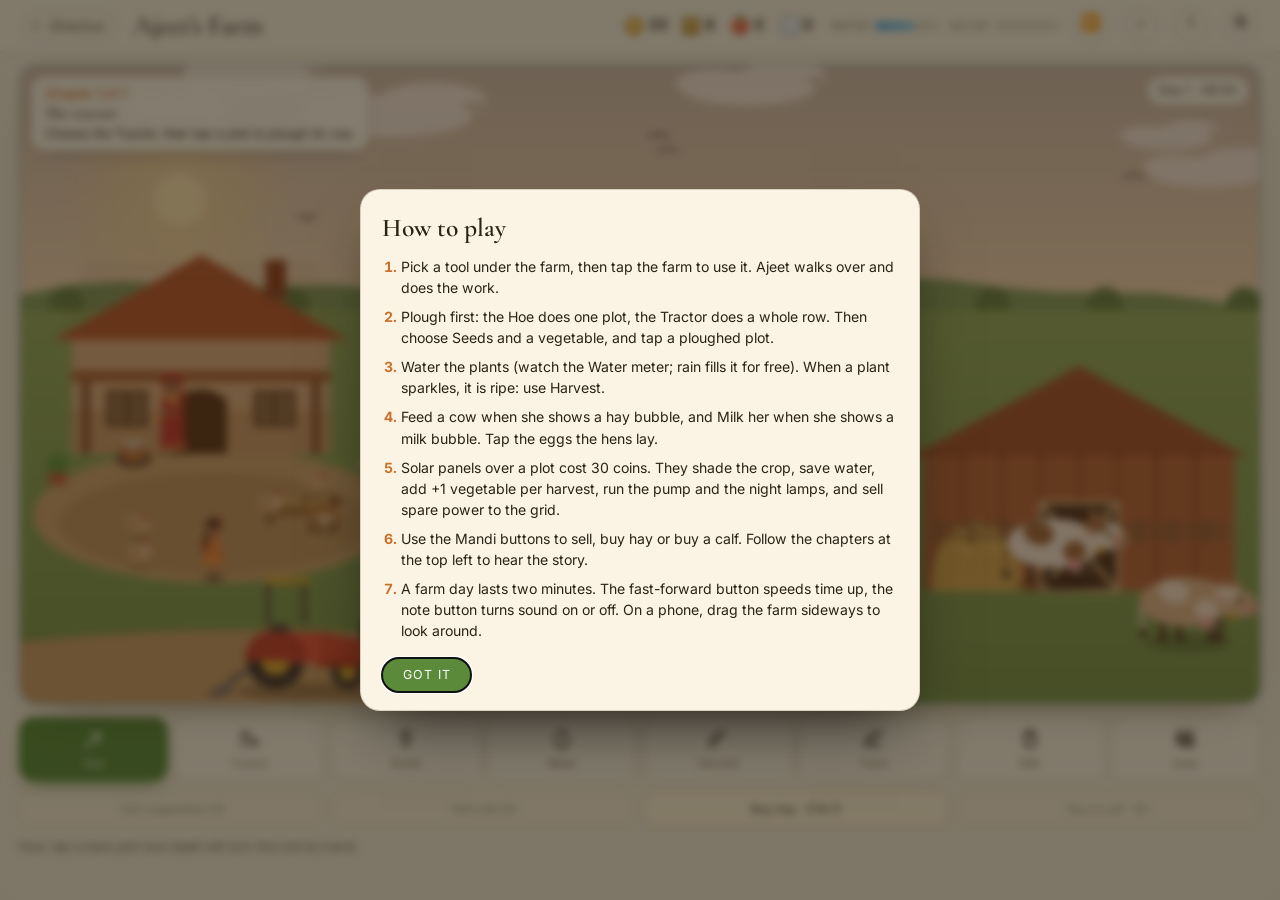
<file: Farm.html>
<!DOCTYPE html>
<html lang="en" data-lang="en">
<head>
<meta charset="utf-8" />
<meta name="viewport" content="width=device-width, initial-scale=1, viewport-fit=cover" />
<title>Ajeet's Farm — Ghazipur</title>
<meta name="description" content="A small animated farm near Ghazipur: plough with a tractor, grow vegetables, feed and milk the cows, rear a calf, and try solar panels over the crops (agrovoltaics)." />
<meta name="theme-color" content="#f3ead8" />
<link rel="icon" href="assets/favicon.svg" type="image/svg+xml" />
<link rel="preconnect" href="https://fonts.googleapis.com" />
<link rel="preconnect" href="https://fonts.gstatic.com" crossorigin />
<link href="https://fonts.googleapis.com/css2?family=Cormorant+Garamond:ital,wght@0,400;0,500;0,600;1,400&family=Inter:wght@400;500;600&family=Tiro+Devanagari+Hindi&display=swap" rel="stylesheet" />
<link rel="stylesheet" href="assets/css/farm.css" />
</head>
<body>
<header class="fm-top">
  <a class="fm-back" href="index.html" id="fmBack"><svg viewBox="0 0 24 24" aria-hidden="true"><path d="M15 5l-7 7 7 7" fill="none" stroke="currentColor" stroke-width="2" stroke-linecap="round" stroke-linejoin="round"/></svg><span data-t="back">Ghazipur</span></a>
  <h1 class="fm-title" data-t="title">Ajeet's Farm</h1>
  <div class="fm-stats" aria-live="polite">
    <span class="st" title="Coins"><i class="ico-coin"></i><b id="sCoins">0</b></span>
    <span class="st" title="Hay"><i class="ico-hay"></i><b id="sHay">0</b></span>
    <span class="st" title="Vegetables"><i class="ico-veg"></i><b id="sVeg">0</b></span>
    <span class="st" title="Milk"><i class="ico-milk"></i><b id="sMilk">0</b></span>
  </div>
  <div class="fm-meters">
    <label class="mt"><span data-t="tank">Water</span><i><u id="mTank"></u></i></label>
    <label class="mt"><span data-t="power">Solar</span><i><u id="mPower" class="pw"></u></i></label>
  </div>
  <button class="fm-lang" id="fmFast" type="button" aria-label="Speed" title="x4">&#9193;</button>
  <button class="fm-lang" id="fmSnd" type="button" aria-label="Sound">&#9834;</button>
  <button class="fm-lang" id="fmHelp" type="button" aria-label="How to play">?</button>
  <button class="fm-lang" id="fmLang" type="button" aria-label="Language">हि</button>
</header>

<main class="fm-main">
  <div class="fm-stage" id="stage">
    <canvas id="farm" aria-label="An animated farm"></canvas>
    <div class="fm-quest" id="quest"></div>
    <div class="fm-clock" id="clock"></div>
    <div class="fm-talk" id="talk" hidden>
      <canvas id="portrait" width="96" height="96" aria-hidden="true"></canvas>
      <div class="fm-say"><b id="talkWho"></b><p id="talkText"></p><button type="button" id="talkNext"></button></div>
    </div>
    <div class="fm-toast" id="toast" role="status"></div>
    <div class="fm-pan" aria-hidden="true"><span data-t="drag">drag to look around</span></div>
  </div>

  <section class="fm-ui">
    <div class="fm-tools" id="tools" role="toolbar" aria-label="Tools"></div>
    <div class="fm-crops" id="crops" role="group" aria-label="Seeds" hidden></div>
    <div class="fm-mandi" id="mandi">
      <button type="button" data-m="sellVeg"></button><button type="button" data-m="sellMilk"></button>
      <button type="button" data-m="buyHay"></button><button type="button" data-m="buyCalf"></button>
    </div>
    <p class="fm-tip" id="tip"></p>
  </section>
</main>
<div class="fm-help" id="help" hidden role="dialog" aria-modal="true" aria-labelledby="howTitle">
  <div class="fm-help-card">
    <h2 id="howTitle"></h2>
    <ol id="howList"></ol>
    <button type="button" id="howClose"></button>
  </div>
</div>
<script src="assets/js/farm.js"></script>
</body>
</html>
</file>
<file: assets/css/style.css>
/* ══════════════════════════════════════════════════════════════
   GHAZIPUR — The River Remembers
   A hand-written stylesheet. No framework.
   ══════════════════════════════════════════════════════════════ */

/* ── tokens ─────────────────────────────────────────────────── */
:root{
  --serif: "Cormorant Garamond", "Iowan Old Style", "Palatino Linotype", Palatino, Georgia, serif;
  --sans: "Inter", ui-sans-serif, system-ui, -apple-system, "Segoe UI", Roboto, Helvetica, Arial, sans-serif;
  --deva: "Tiro Devanagari Hindi", "Nirmala UI", "Noto Serif Devanagari", var(--serif);

  --pad: clamp(1.15rem, 4.2vw, 4.5rem);
  --maxw: 1240px;
  --r: 16px;
  --ease: cubic-bezier(.22,.61,.36,1);
  --ease-out: cubic-bezier(.16,1,.3,1);
}

html[data-theme="day"]{
  --paper: #f6efe2;
  --paper-2: #fffaf0;
  --paper-3: #efe5d3;
  --ink: #182720;
  --ink-2: #2c3d35;
  --soft: #5b6a60;
  --line: rgba(24,39,32,.14);
  --line-strong: rgba(24,39,32,.26);
  --accent: #bd6a2c;
  --accent-2: #a84f45;
  --gold: #b78a3c;
  --teal: #2c6b62;
  --card: rgba(255,250,240,.72);
  --card-solid: #fdf8ec;
  --veil: rgba(246,239,226,.93);
  --veil-soft: rgba(246,239,226,.82);
  --hero-scrim: rgba(250,243,231,.86);
  --shadow: 0 30px 70px -40px rgba(20,35,28,.55);
  --shadow-sm: 0 12px 30px -22px rgba(20,35,28,.55);
  --glow: rgba(189,106,44,.22);
  --scrim: rgba(24,39,32,.45);
}

html[data-theme="night"]{
  --paper: #14244a;
  --paper-2: #1b2f5c;
  --paper-3: #223a6c;
  --ink: #f3e8d5;
  --ink-2: #e6dac6;
  --soft: #b4c2e0;
  --line: rgba(243,232,213,.14);
  --line-strong: rgba(243,232,213,.28);
  --accent: #f0a83f;
  --accent-2: #e58e6b;
  --gold: #d8b36a;
  --teal: #7fc8e6;
  --card: rgba(30,50,96,.62);
  --card-solid: #1a2d58;
  --veil: rgba(20,36,74,.93);
  --veil-soft: rgba(20,36,74,.84);
  --hero-scrim: rgba(18,32,70,.66);
  --shadow: 0 34px 80px -40px rgba(4,10,30,.7);
  --shadow-sm: 0 14px 34px -24px rgba(4,10,30,.7);
  --glow: rgba(240,168,63,.24);
  --scrim: rgba(0,0,0,.6);
}

*,*::before,*::after{ box-sizing:border-box; }

/* the [hidden] attribute must beat any later display: value */
[hidden]{ display:none !important; }

html{
  scroll-behavior:smooth;
  -webkit-text-size-adjust:100%;
}

body{
  margin:0;
  background:var(--paper);
  color:var(--ink);
  font-family:var(--sans);
  font-size:clamp(15px,.55vw + 13.6px,17px);
  line-height:1.72;
  font-weight:400;
  letter-spacing:.005em;
  overflow-x:hidden;
  transition:background-color .9s var(--ease), color .9s var(--ease);
  -webkit-font-smoothing:antialiased;
}

body.nav-open, body.sheet-open, body.palette-open{ overflow:hidden; }

h1,h2,h3,h4{ font-family:var(--serif); font-weight:400; letter-spacing:-.012em; margin:0; color:var(--ink); }
p{ margin:0 0 1.05em; }
p:last-child{ margin-bottom:0; }
a{ color:inherit; text-decoration:none; }
button{ font:inherit; color:inherit; background:none; border:0; padding:0; cursor:pointer; }
img,svg{ display:block; max-width:100%; }
em{ font-style:italic; }
strong{ font-weight:600; }
::selection{ background:var(--accent); color:#fff; }

:focus-visible{
  outline:2px solid var(--accent);
  outline-offset:4px;
  border-radius:6px;
}

.sr-only{
  position:absolute;width:1px;height:1px;padding:0;margin:-1px;overflow:hidden;
  clip:rect(0 0 0 0);white-space:nowrap;border:0;
}
.skip{
  position:fixed;left:1rem;top:-4rem;z-index:999;
  background:var(--ink);color:var(--paper);padding:.7rem 1.1rem;border-radius:8px;
  transition:top .3s;font-size:.85rem;
}
.skip:focus{ top:1rem; }
.sprite{ position:absolute;width:0;height:0;overflow:hidden; }
.ic{ width:1.05em;height:1.05em;fill:currentColor;stroke:none;flex:none; }
.mono{ font-family:var(--sans); font-size:.68rem; letter-spacing:.16em; text-transform:uppercase; color:var(--soft); font-variant-numeric:tabular-nums; }

/* ── the scene ─────────────────────────────────────────────── */
#scene{
  position:fixed; inset:0; width:100%; height:100%;
  z-index:0; pointer-events:none;
  display:block;
}
.scene-grade{
  position:fixed; inset:0; z-index:1; pointer-events:none;
  background:
    radial-gradient(120% 90% at 50% 0%, transparent 42%, rgba(10,20,18,.16) 100%),
    linear-gradient(to bottom, rgba(10,20,18,.10), transparent 22%);
  mix-blend-mode:multiply;
}
html[data-theme="night"] .scene-grade{
  background:
    radial-gradient(120% 90% at 50% 0%, transparent 40%, rgba(0,0,0,.42) 100%);
  mix-blend-mode:normal;
}
.grain{
  position:fixed; inset:0; z-index:2; pointer-events:none; opacity:.32;
  background-image:url("data:image/svg+xml;utf8,<svg xmlns='http://www.w3.org/2000/svg' width='160' height='160'><filter id='n'><feTurbulence type='fractalNoise' baseFrequency='.85' numOctaves='3' stitchTiles='stitch'/><feColorMatrix type='saturate' values='0'/></filter><rect width='160' height='160' filter='url(%23n)' opacity='.34'/></svg>");
  mix-blend-mode:overlay;
}
html[data-theme="night"] .grain{ opacity:.2; mix-blend-mode:soft-light; }

/* ── loader ────────────────────────────────────────────────── */
.loader{
  position:fixed; inset:0; z-index:200; display:grid; place-content:center; gap:1rem;
  background:var(--paper); color:var(--accent);
  transition:opacity .9s var(--ease), visibility .9s;
}
.loader-mark{ width:84px; height:84px; margin:0 auto; animation:spin 14s linear infinite; }
.loader-mark svg{ width:100%; height:100%; }
.loader-text{
  font-family:var(--deva); font-size:1.15rem; letter-spacing:.42em; text-indent:.42em;
  color:var(--ink); opacity:.55; margin:0; text-align:center; animation:fadePulse 2.6s ease-in-out infinite;
}
@keyframes spin{ to{ transform:rotate(360deg); } }
@keyframes fadePulse{ 0%,100%{opacity:.28} 50%{opacity:.7} }
html.is-ready .loader{ opacity:0; visibility:hidden; }

/* ── header ────────────────────────────────────────────────── */
.site-head{
  position:fixed; top:0; left:0; right:0; z-index:90;
  display:flex; align-items:center; justify-content:space-between; gap:1.5rem;
  padding:1.05rem var(--pad);
  color:var(--ink);
  transition:background-color .5s var(--ease), backdrop-filter .5s, border-color .5s, padding .4s;
  border-bottom:1px solid transparent;
}
.site-head.is-stuck{
  padding-top:.72rem; padding-bottom:.72rem;
  background:color-mix(in srgb, var(--paper) 72%, transparent);
  -webkit-backdrop-filter:blur(18px) saturate(140%);
  backdrop-filter:blur(18px) saturate(140%);
  border-bottom-color:var(--line);
}
.brand{ display:inline-flex; align-items:center; gap:.7rem; }
.brand-mark{ width:30px; height:30px; color:var(--accent); flex:none; }
.brand-mark svg{ width:100%; height:100%; }
.brand-text{ display:flex; flex-direction:column; line-height:1; }
.brand-text b{ font-family:var(--serif); font-weight:500; font-size:1.18rem; letter-spacing:.01em; }
.brand-text i{ font-family:var(--deva); font-style:normal; font-size:.6rem; letter-spacing:.2em; opacity:.55; margin-top:.28rem; }

.site-nav{ display:flex; align-items:center; gap:clamp(.6rem,1.6vw,1.5rem); }
.site-nav a{
  position:relative; font-size:.8rem; letter-spacing:.04em; color:var(--ink-2);
  padding:.35rem 0; opacity:.78; transition:opacity .3s, color .3s;
}
.site-nav a::after{
  content:""; position:absolute; left:0; right:0; bottom:-1px; height:1px;
  background:var(--accent); transform:scaleX(0); transform-origin:left;
  transition:transform .45s var(--ease-out);
}
.site-nav a:hover,.site-nav a:focus-visible{ opacity:1; }
.site-nav a:hover::after{ transform:scaleX(1); }
.site-nav a.is-active{ opacity:1; color:var(--ink); }
.site-nav a.is-active::after{ transform:scaleX(1); background:var(--ink); }
.site-nav .nav-explore{ color:var(--accent); opacity:1; }

.head-tools{ display:flex; align-items:center; gap:.5rem; }
.lang{
  display:flex; align-items:center; gap:2px; margin-right:.35rem;
  border:1px solid var(--line); border-radius:999px; padding:2px;
  background:color-mix(in srgb, var(--paper) 55%, transparent);
}
.lang button{
  min-width:26px; height:26px; border-radius:999px; font-size:.7rem; line-height:1;
  color:var(--soft); transition:background .3s, color .3s;
  display:grid; place-items:center; padding:0 .35rem;
}
.lang button[lang="hi"]{ font-family:var(--deva); font-size:.82rem; }
.lang button:hover{ color:var(--ink); }
.lang button.is-on{ background:var(--ink); color:var(--paper); }
.icon-btn{
  width:36px; height:36px; display:grid; place-items:center; border-radius:999px;
  border:1px solid transparent; transition:border-color .3s, background .3s, transform .3s;
}
.icon-btn .ic{ width:18px; height:18px; }
.icon-btn:hover{ border-color:var(--line); background:color-mix(in srgb, var(--paper-2) 60%, transparent); }
.icon-btn:active{ transform:scale(.94); }
#themeBtn .ic-moon{ display:none; }
html[data-theme="night"] #themeBtn .ic-moon{ display:block; }
html[data-theme="night"] #themeBtn .ic-sun{ display:none; }
.menu-btn{ display:none; }
.menu-btn .ic-close{ display:none; }
body.nav-open .menu-btn .ic-menu{ display:none; }
body.nav-open .menu-btn .ic-close{ display:block; }

/* ── chapter rail ──────────────────────────────────────────── */
.rail{
  position:fixed; right:18px; top:50%; transform:translateY(-50%);
  z-index:80; display:flex; flex-direction:column; gap:2px; align-items:flex-end;
}
.rail a{
  display:flex; align-items:center; gap:.55rem; padding:.28rem 0;
  font-size:.6rem; letter-spacing:.13em; text-transform:uppercase; color:var(--soft);
  opacity:.55; transition:opacity .3s, color .3s;
}
.rail a i{
  display:block; width:14px; height:1px; background:currentColor; transition:width .4s var(--ease);
}
.rail a span{ opacity:0; transform:translateX(4px); transition:.4s var(--ease); }
.rail a:hover, .rail a.is-active{ opacity:1; color:var(--ink); }
.rail a:hover span{ opacity:1; transform:none; }
.rail a.is-active i{ width:28px; background:var(--accent); }

/* ── hero ──────────────────────────────────────────────────── */
.hero{
  position:relative; z-index:3;
  min-height:100vh; min-height:100svh;
  display:flex; flex-direction:column; justify-content:center;
  padding:8.5rem var(--pad) 5rem;
  isolation:isolate;
}
.hero::before{
  content:""; position:absolute; inset:0; z-index:-1; pointer-events:none;
  background:
    linear-gradient(102deg, var(--hero-scrim) 0%, color-mix(in srgb, var(--hero-scrim) 72%, transparent) 34%, transparent 64%),
    linear-gradient(to bottom, color-mix(in srgb, var(--hero-scrim) 55%, transparent), transparent 26%);
}
.hero-inner{ max-width:min(100%, 780px); }
.eyebrow{
  display:flex; align-items:center; gap:.6rem; margin:0 0 1.4rem;
  font-size:.68rem; letter-spacing:.22em; text-transform:uppercase; color:var(--soft);
}
.eyebrow .dot{
  width:5px;height:5px;border-radius:50%;background:var(--accent);
  box-shadow:0 0 0 4px color-mix(in srgb, var(--accent) 16%, transparent);
  animation:pulseDot 3.4s ease-in-out infinite;
}
@keyframes pulseDot{ 0%,100%{ box-shadow:0 0 0 3px color-mix(in srgb,var(--accent) 12%,transparent);} 50%{ box-shadow:0 0 0 7px color-mix(in srgb,var(--accent) 6%,transparent);} }
.hero-deva{
  font-family:var(--deva); font-size:clamp(.95rem,1.8vw,1.25rem);
  letter-spacing:.42em; text-indent:.42em; color:var(--accent);
  margin:0 0 .5rem; opacity:.95;
}
.hero-title{
  margin:0; font-size:clamp(4rem,12.5vw,10.5rem); line-height:.86; font-weight:400;
  letter-spacing:-.03em;
}
.hero-title span{ display:block; }
.hero-sub{
  font-family:var(--serif); font-size:clamp(1.15rem,2.1vw,1.6rem); font-style:italic;
  color:var(--ink-2); margin:.9rem 0 0; letter-spacing:.01em;
}
.hero-lede{
  max-width:52ch; margin:1.4rem 0 0; font-size:clamp(.98rem,1.15vw,1.06rem);
  color:var(--soft); line-height:1.78;
}
.hero-actions{ display:flex; flex-wrap:wrap; gap:.7rem; margin-top:2rem; }
.hero-facts{
  display:flex; flex-wrap:wrap; gap:clamp(1.2rem,3.4vw,3rem);
  margin:3rem 0 0; padding-top:1.4rem; border-top:1px solid var(--line);
  max-width:640px;
}
.hero-facts div{ display:flex; flex-direction:column-reverse; gap:.1rem; }
.hero-facts dt{ font-size:.62rem; letter-spacing:.16em; text-transform:uppercase; color:var(--soft); }
.hero-facts dd{
  margin:0; font-family:var(--serif); font-size:clamp(1.4rem,2.3vw,1.85rem);
  line-height:1; color:var(--ink); font-variant-numeric:tabular-nums;
}
.hero-facts small{ font-family:var(--sans); font-size:.55em; letter-spacing:.04em; color:var(--soft); }

.hero-foot{
  position:absolute; left:var(--pad); right:var(--pad); bottom:1.6rem;
  display:flex; align-items:center; justify-content:space-between; gap:1rem;
}
.scroll-cue{ display:flex; align-items:center; gap:.7rem; font-size:.66rem; letter-spacing:.16em; text-transform:uppercase; color:var(--soft); }
.cue-line{ display:block; width:1px; height:38px; background:linear-gradient(var(--line-strong), transparent); position:relative; overflow:hidden; }
.cue-line i{ position:absolute; top:-8px; left:0; width:1px; height:8px; background:var(--accent); animation:cueDrop 2.4s var(--ease) infinite; }
@keyframes cueDrop{ 0%{ transform:translateY(0); opacity:0 } 20%{opacity:1} 80%{opacity:1} 100%{ transform:translateY(46px); opacity:0 } }

/* ── buttons ───────────────────────────────────────────────── */
.btn{
  position:relative; display:inline-flex; align-items:center; gap:.6rem;
  padding:.82rem 1.3rem; border-radius:999px; font-size:.82rem; font-weight:500;
  letter-spacing:.02em; border:1px solid transparent; overflow:hidden;
  transition:transform .4s var(--ease), box-shadow .4s var(--ease), background .4s, color .4s, border-color .4s;
  white-space:nowrap;
}
.btn .ic{ width:1em; height:1em; }
.btn-solid{ background:var(--ink); color:var(--paper); }
.btn-solid::after{
  content:""; position:absolute; inset:0; border-radius:inherit;
  background:linear-gradient(105deg, transparent 30%, color-mix(in srgb, var(--paper) 26%, transparent) 50%, transparent 70%);
  transform:translateX(-120%); transition:transform .7s var(--ease);
}
.btn-solid:hover{ transform:translateY(-2px); box-shadow:0 18px 34px -22px var(--ink); }
.btn-solid:hover::after{ transform:translateX(120%); }
.btn-ghost{
  border-color:var(--line-strong); color:var(--ink);
  background:color-mix(in srgb, var(--paper-2) 34%, transparent);
}
.btn-ghost:hover{ border-color:var(--ink); transform:translateY(-2px); }
.btn-ghost .ic{ color:var(--accent); }
.btn-ghost.is-on{ background:var(--accent); border-color:var(--accent); color:#1b130a; }
.btn-ghost.is-on .ic{ color:#1b130a; }

.link-btn{
  position:relative; font-size:.72rem; letter-spacing:.1em; text-transform:uppercase;
  color:var(--soft); transition:color .3s;
}
.link-btn::after{ content:""; position:absolute; left:0; right:0; bottom:-3px; height:1px; background:currentColor; opacity:.4; }
.link-btn:hover{ color:var(--accent); }

/* ── ticker ────────────────────────────────────────────────── */
.ticker{
  position:relative; z-index:3; overflow:hidden; padding:.9rem 0;
  border-top:1px solid var(--line); border-bottom:1px solid var(--line);
  background:color-mix(in srgb, var(--paper) 78%, transparent);
  -webkit-backdrop-filter:blur(8px); backdrop-filter:blur(8px);
}
.ticker-track{
  display:flex; align-items:center; gap:2.2rem; width:max-content;
  animation:marquee 46s linear infinite;
}
.ticker:hover .ticker-track{ animation-play-state:paused; }
.ticker-track span{
  font-family:var(--serif); font-size:clamp(1.05rem,1.7vw,1.35rem); font-style:italic;
  color:var(--ink-2); opacity:.72; white-space:nowrap;
}
.ticker-track span:nth-child(even){ color:var(--accent); opacity:.55; font-style:normal; font-size:.9rem; }
@keyframes marquee{ to{ transform:translateX(-50%); } }

/* ── chapters ──────────────────────────────────────────────── */
.chapter{
  position:relative; z-index:3;
  padding:clamp(5rem,11vh,9rem) 0 clamp(6rem,13vh,11rem);
  background:linear-gradient(180deg, transparent 0, var(--veil-soft) 3.5rem, var(--veil) 10rem, var(--veil) calc(100% - 9rem), var(--veil-soft) calc(100% - 3.5rem), transparent 100%);
}
.chapter-dark{
  --veil:rgba(20,34,29,.955); --veil-soft:rgba(20,34,29,.8);
  --paper:#f4ecdd; --paper-2:#fbf6ea; --paper-3:#e9deca;
  --ink:#f6eeda; --ink-2:#ece1cc; --soft:#b3bdae;
  --line:rgba(246,238,218,.16); --line-strong:rgba(246,238,218,.3);
  --card:rgba(246,238,218,.05); --card-solid:#182c26;
  --accent:#f0b45c; --accent-2:#e79a76; --gold:#d9b46f; --teal:#86cabc;
  --shadow:0 30px 70px -40px rgba(0,0,0,.7);
  color:var(--ink);
}
html[data-theme="night"] .chapter-dark{ --veil:rgba(16,30,64,.96); --veil-soft:rgba(16,30,64,.82); --card-solid:#182b56; }
.chapter-poppy{
  --veil:rgba(40,30,24,.94); --veil-soft:rgba(40,30,24,.78);
  --ink:#f8ecdc; --ink-2:#f0e0cb; --soft:#c2ad98;
  --line:rgba(248,236,220,.17); --line-strong:rgba(248,236,220,.32);
  --card:rgba(248,236,220,.055); --card-solid:#2b211b;
  --accent:#f0a15c; --gold:#e0b87f; --teal:#9ccabc;
  color:var(--ink);
}
.chapter-poppy .panel,.chapter-poppy .prose{ background:rgba(255,246,235,.05); }
.chapter-num{
  position:absolute; top:clamp(2.6rem,7vh,5rem); right:clamp(1rem,5vw,4rem);
  font-family:var(--serif); font-size:clamp(5rem,14vw,12rem); line-height:.8;
  color:var(--ink); opacity:.055; pointer-events:none; z-index:0; font-variant-numeric:tabular-nums;
}
.wrap{ position:relative; z-index:1; width:100%; max-width:var(--maxw); margin:0 auto; padding:0 var(--pad); }

.chapter-head{ max-width:820px; margin-bottom:clamp(2.4rem,6vh,4.2rem); }
.kicker{
  display:flex; align-items:center; gap:.85rem; margin:0 0 1.15rem;
  font-size:.67rem; letter-spacing:.2em; text-transform:uppercase; color:var(--accent);
}
.kicker-line{ display:block; width:34px; height:1px; background:currentColor; opacity:.7; flex:none; }
.kicker-tight{ margin-bottom:.7rem; }
.chapter h2{ font-size:clamp(2.1rem,5.1vw,4.15rem); line-height:1.02; letter-spacing:-.022em; }
.lede{
  max-width:60ch; margin:1.15rem 0 0; font-size:clamp(1rem,1.35vw,1.16rem);
  color:var(--soft); line-height:1.75;
}
.chapter-dark .lede{ color:var(--soft); }

.prose p{ font-size:1rem; line-height:1.82; color:var(--ink-2); max-width:64ch; }
.prose p + p{ margin-top:1.1em; }

.fine{ font-size:.78rem; line-height:1.65; color:var(--soft); letter-spacing:.01em; }
.panel{
  background:var(--card);
  border:1px solid var(--line);
  border-radius:var(--r);
  padding:clamp(1.35rem,3vw,2.2rem);
  -webkit-backdrop-filter:blur(10px); backdrop-filter:blur(10px);
  box-shadow:var(--shadow-sm);
  position:relative;
}
.panel::before{
  content:""; position:absolute; left:0; right:0; top:0; height:1px; border-radius:inherit;
  background:linear-gradient(90deg, transparent, color-mix(in srgb, var(--gold) 45%, transparent), transparent);
}

/* ── river ─────────────────────────────────────────────────── */
.river-grid{
  display:grid; grid-template-columns:minmax(0,1.45fr) minmax(0,1fr);
  gap:clamp(1.2rem,3vw,2.4rem); align-items:start;
}
.pull{
  margin:1.8rem 0 .2rem; padding:1.2rem 0 0; border-top:1px solid var(--line);
}
.pull p{
  font-family:var(--serif); font-size:clamp(1.25rem,2.2vw,1.6rem); font-style:italic;
  line-height:1.45; color:var(--ink); margin:0; max-width:30ch;
}
.pull cite{ display:block; margin-top:.55rem; font-size:.7rem; letter-spacing:.14em; text-transform:uppercase; color:var(--soft); font-style:normal; }

.ledger h3,.living-pair h3,.reach h3,.credits h3{
  font-size:1.35rem; margin-bottom:.9rem; letter-spacing:-.01em;
}

.ghats{ margin-top:clamp(1.6rem,4vw,2.6rem); padding-top:clamp(1.4rem,3vw,2rem); border-top:1px solid var(--line); }
.ghats-head{ display:flex; align-items:flex-end; justify-content:space-between; gap:2rem; flex-wrap:wrap; margin-bottom:1.2rem; }
.ghats-head h3{ font-size:clamp(1.35rem,2.4vw,1.8rem); }
.ghats-head .fine{ max-width:44ch; margin:0; }

.listen{
  margin-top:clamp(1.6rem,4vw,2.6rem);
  display:flex; align-items:center; justify-content:space-between; gap:2rem; flex-wrap:wrap;
  padding:clamp(1.5rem,4vw,2.4rem);
  border-radius:var(--r); border:1px solid var(--line);
  background:
    radial-gradient(140% 180% at 100% 0%, color-mix(in srgb, var(--accent) 16%, transparent), transparent 60%),
    var(--card);
}
.listen-copy{ max-width:56ch; }
.listen h3{ font-size:clamp(1.3rem,2.3vw,1.7rem); margin-bottom:.5rem; }
.listen .fine{ margin:0; }

/* ── timeline ──────────────────────────────────────────────── */
.timeline{ list-style:none; margin:0; padding:0; max-width:940px; position:relative; --yc:118px; }
.timeline::before{
  content:""; position:absolute; left:var(--yc); top:.6rem; bottom:.6rem; width:1px;
  background:linear-gradient(to bottom, transparent, var(--line-strong) 4%, var(--line-strong) 96%, transparent);
}
.tl-item{
  position:relative; display:grid; grid-template-columns:var(--yc) minmax(0,1fr);
  gap:clamp(1rem,3.5vw,2.6rem); padding:.85rem 0;
}
.tl-item::before{
  content:""; position:absolute; left:var(--yc); top:1.55rem; width:7px; height:7px; margin-left:-3px;
  border-radius:50%; background:var(--accent); box-shadow:0 0 0 5px color-mix(in srgb, var(--paper) 60%, transparent);
  transition:transform .4s var(--ease), box-shadow .4s;
}
.tl-item:hover::before{ transform:scale(1.5); box-shadow:0 0 0 8px color-mix(in srgb, var(--accent) 14%, transparent); }
.tl-year{
  font-family:var(--sans); font-size:.72rem; letter-spacing:.12em; text-transform:uppercase;
  color:var(--accent); padding-top:1.32rem; font-variant-numeric:tabular-nums; text-align:right; padding-right:.4rem;
}
.tl-body{ padding:.35rem 0 .35rem .2rem; }
.tl-body h3{ font-size:clamp(1.15rem,2vw,1.42rem); margin-bottom:.3rem; }
.tl-body p{ margin:0; color:var(--soft); font-size:.95rem; line-height:1.7; max-width:62ch; }
.timeline-note{ max-width:60ch; margin-top:2rem; }

/* ── places ────────────────────────────────────────────────── */
.place-grid{
  display:grid; grid-template-columns:repeat(auto-fill,minmax(250px,1fr));
  gap:clamp(1rem,2.2vw,1.6rem);
}
.place-card{
  position:relative; display:flex; flex-direction:column; text-align:left;
  background:var(--card); border:1px solid var(--line); border-radius:var(--r);
  overflow:hidden; transition:transform .55s var(--ease-out), border-color .4s, box-shadow .5s;
  box-shadow:var(--shadow-sm);
}
.place-card:hover{ transform:translateY(-5px); border-color:color-mix(in srgb, var(--accent) 48%, var(--line)); box-shadow:var(--shadow); }
.place-art{ position:relative; aspect-ratio:5/3; overflow:hidden; background:var(--paper-3); }
.place-art svg{ width:100%; height:100%; object-fit:cover; transition:transform 1.1s var(--ease-out); }
.place-card:hover .place-art svg{ transform:scale(1.045); }
.place-art::after{
  content:""; position:absolute; inset:0; pointer-events:none;
  background:linear-gradient(to top, color-mix(in srgb, var(--paper) 42%, transparent), transparent 42%);
}
.place-body{ padding:1.15rem 1.25rem 1.3rem; display:flex; flex-direction:column; gap:.35rem; flex:1; }
.place-kind{ font-size:.6rem; letter-spacing:.16em; text-transform:uppercase; color:var(--accent); margin:0; }
.place-body h3{ font-size:1.32rem; line-height:1.15; }
.place-body p{ font-size:.88rem; line-height:1.62; color:var(--soft); margin:.15rem 0 0; }
.place-open{
  margin-top:auto; padding-top:.9rem; display:inline-flex; align-items:center; gap:.4rem;
  font-size:.7rem; letter-spacing:.1em; text-transform:uppercase; color:var(--ink-2);
}
.place-open .ic{ width:.95em;height:.95em; transition:transform .4s var(--ease); }
.place-card:hover .place-open .ic{ transform:translateX(3px); }
.place-card:hover .place-open{ color:var(--accent); }

/* ── poppy ─────────────────────────────────────────────────── */
.poppy-head{ display:grid; grid-template-columns:minmax(0,1fr) auto; gap:2rem; align-items:start; }
.poppy-mark{ width:clamp(84px,10vw,124px); color:var(--accent); opacity:.7; margin-top:.4rem; }
.poppy-grid{
  display:grid; grid-template-columns:minmax(0,1.5fr) minmax(0,1fr);
  gap:clamp(1.2rem,3vw,2.4rem); margin-top:clamp(1.6rem,4vw,2.4rem); align-items:start;
}
.poppy-facts{ display:grid; grid-template-columns:1fr 1fr; gap:1px; background:var(--line); border:1px solid var(--line); border-radius:var(--r); overflow:hidden; }
.fact{
  background:color-mix(in srgb, var(--card-solid) 94%, transparent);
  padding:1.2rem 1.15rem; display:flex; flex-direction:column; gap:.35rem; min-height:118px;
}
.fact b{ font-family:var(--serif); font-size:clamp(1.8rem,3vw,2.3rem); font-weight:400; line-height:1; color:var(--accent); font-variant-numeric:tabular-nums; }
.fact span{ font-size:.72rem; line-height:1.45; color:var(--soft); }
.poppy-quote{
  margin:clamp(1.8rem,5vw,3rem) 0 0; padding:clamp(1.4rem,4vw,2.2rem) 0;
  border-top:1px solid var(--line); border-bottom:1px solid var(--line);
}
.poppy-quote blockquote{
  margin:0; font-family:var(--serif); font-size:clamp(1.4rem,3.2vw,2.3rem);
  line-height:1.3; font-style:italic; max-width:26ch; color:var(--ink);
}
.poppy-quote figcaption{ margin-top:.9rem; font-size:.68rem; letter-spacing:.16em; text-transform:uppercase; color:var(--soft); }
.poppy-note{
  max-width:62ch; margin-top:clamp(1.2rem,3vw,1.8rem);
  font-size:.85rem; line-height:1.75; color:var(--soft);
  padding-left:1rem; border-left:1px solid var(--accent);
}

/* ── the opium yard: a small animated panorama ─────────────── */
.yard{
  margin-top:clamp(1.8rem,5vw,3rem);
  border:1px solid var(--line); border-radius:var(--r); overflow:hidden;
  background:
    radial-gradient(120% 160% at 100% 0%, color-mix(in srgb, var(--accent) 12%, transparent), transparent 55%),
    color-mix(in srgb, var(--card-solid) 55%, transparent);
  box-shadow:var(--shadow-sm);
}
.yard-head{
  display:flex; align-items:flex-end; justify-content:space-between; gap:1.4rem;
  padding:clamp(1.2rem,3vw,1.8rem); flex-wrap:wrap;
}
.yard-copy{ max-width:60ch; }
.yard-copy h3{ font-size:clamp(1.35rem,2.4vw,1.8rem); line-height:1.15; margin-bottom:.4rem; }
.yard-copy .fine{ margin:0; }
.yard-controls{ display:flex; gap:.5rem; flex-wrap:wrap; }
.yard-btn{
  display:inline-flex; align-items:center; gap:.45rem;
  padding:.55rem .9rem; border:1px solid var(--line-strong); border-radius:999px;
  font-size:.64rem; letter-spacing:.1em; text-transform:uppercase; color:var(--ink-2);
  background:color-mix(in srgb, var(--card-solid) 72%, transparent);
  transition:background .3s, color .3s, border-color .3s, transform .3s;
}
.yard-btn .ic{ width:.95em; height:.95em; color:var(--accent); transition:color .3s; }
.yard-btn:hover{ border-color:var(--ink); transform:translateY(-1px); }
.yard-btn[aria-pressed="true"]{
  background:var(--accent); border-color:var(--accent); color:#1b130a;
}
.yard-btn[aria-pressed="true"] .ic{ color:#1b130a; }
.yard-btn-alarm[aria-pressed="true"]{
  background:#d8543c; border-color:#d8543c; color:#fff8ef;
  animation:alarmBtn 1s ease-in-out infinite;
}
.yard-btn-alarm[aria-pressed="true"] .ic{ color:#fff8ef; }
@keyframes alarmBtn{ 0%,100%{ box-shadow:0 0 0 0 rgba(216,84,60,.0); } 50%{ box-shadow:0 0 0 7px rgba(216,84,60,.16); } }

.yard-frame{ position:relative; border-top:1px solid var(--line); background:#231a18; }
.yard-frame svg{ display:block; width:100%; height:auto; }
.yard-badge{
  position:absolute; right:1rem; bottom:.85rem; display:inline-flex; align-items:center; gap:.45rem;
  font-size:.5rem; letter-spacing:.16em; text-transform:uppercase; color:rgba(255,236,206,.62);
  pointer-events:none;
}
.yard-badge i{
  width:6px; height:6px; border-radius:50%; background:#f2a06a; flex:none;
  box-shadow:0 0 0 4px rgba(242,160,106,.14); animation:yardBadge 2.8s ease-in-out infinite;
}
@keyframes yardBadge{ 0%,100%{ opacity:.45; transform:scale(.85); } 50%{ opacity:1; transform:scale(1); } }
.yard-note{ margin:.9rem 1.2rem 1.1rem; }

.yard-trolley{
  animation:yardRun 13s linear infinite alternate;
  animation-play-state:paused;
  will-change:transform;
}
.yard-frame.is-running .yard-trolley{ animation-play-state:running; }
@keyframes yardRun{ from{ transform:translateX(0); } to{ transform:translateX(760px); } }
.yard-wheel{ transform-box:fill-box; transform-origin:center; }
.yard-frame.is-running .yard-wheel{ animation:yardWheel .9s linear infinite; }
@keyframes yardWheel{ to{ transform:rotate(360deg); } }

.yard-beam{
  transform-box:view-box; transform-origin:1068px 172px;
  animation:yardSweep 11s ease-in-out infinite alternate;
}
@keyframes yardSweep{ from{ transform:rotate(-16deg); } to{ transform:rotate(15deg); } }

.yard-beacon, .yard-beacon-halo{
  transform-box:fill-box; transform-origin:center;
  animation:yardBeacon 2.8s ease-in-out infinite;
}
@keyframes yardBeacon{ 0%,100%{ opacity:.55; } 50%{ opacity:1; } }
.yard-beacon-halo{ animation-name:yardHalo; }
@keyframes yardHalo{ 0%,100%{ opacity:.22; transform:scale(.8); } 50%{ opacity:.7; transform:scale(1.16); } }

.yard-puff{
  opacity:0; transform-box:fill-box; transform-origin:center;
  animation:yardSmoke 6.4s linear infinite;
}
.yard-puff.p2{ animation-duration:7.4s; animation-delay:-2.1s; }
.yard-puff.p3{ animation-duration:8.2s; animation-delay:-4.2s; }
.yard-puff.d2{ animation-delay:-1.2s; }
.yard-puff.d3{ animation-delay:-3.4s; }
@keyframes yardSmoke{
  0%{ opacity:0; transform:translate(0,0) scale(.5); }
  16%{ opacity:.30; }
  72%{ opacity:.16; }
  100%{ opacity:0; transform:translate(16px,-66px) scale(1.9); }
}

.yard-frame.is-siren .yard-beacon{ fill:#ff5a3c; animation:yardAlarm .5s steps(2,end) infinite; }
.yard-frame.is-siren .yard-beacon-halo{ animation:yardAlarmHalo .5s ease-in-out infinite; }
.yard-frame.is-siren .yard-beam{ animation-duration:2.2s; }
.yard-frame.is-siren .yard-badge i{ background:#ff5a3c; animation-duration:.5s; }
@keyframes yardAlarm{ 0%,49%{ opacity:1; } 50%,100%{ opacity:.25; } }
@keyframes yardAlarmHalo{ 0%,100%{ opacity:.3; transform:scale(.85); } 50%{ opacity:1; transform:scale(1.3); } }


/* ── living ────────────────────────────────────────────────── */
.festival-grid{
  display:grid; grid-template-columns:repeat(auto-fit,minmax(230px,1fr));
  gap:1px; background:var(--line); border:1px solid var(--line); border-radius:var(--r); overflow:hidden;
}
.living-pair{ display:grid; grid-template-columns:1fr 1fr; gap:clamp(1rem,2.6vw,1.8rem); margin-top:clamp(1rem,2.6vw,1.6rem); }
.phrases{ list-style:none; margin:.3rem 0 0; padding:0; display:grid; gap:1px; background:var(--line); border-radius:10px; overflow:hidden; }
.phrase{ background:color-mix(in srgb, var(--card-solid) 92%, transparent); }
.phrase-btn{
  width:100%; display:grid; grid-template-columns:auto 1fr auto; align-items:center; gap:.9rem;
  padding:.8rem .95rem; text-align:left; transition:background .3s;
}
.phrase-btn:hover{ background:color-mix(in srgb, var(--accent) 10%, transparent); }
.phrase-deva{ font-family:var(--deva); font-size:1.02rem; line-height:1.3; }
.phrase-mean{ font-size:.74rem; color:var(--soft); display:block; }
.phrase-latin{ font-size:.68rem; color:var(--soft); opacity:.7; font-style:italic; }
.phrase-btn .ic{ width:.9em;height:.9em; color:var(--accent); opacity:.7; }

/* ── people ────────────────────────────────────────────────── */
.people-grid{ display:grid; grid-template-columns:repeat(auto-fill,minmax(228px,1fr)); gap:1px; background:var(--line); border-top:1px solid var(--line); border-bottom:1px solid var(--line); }
.person{ background:color-mix(in srgb, var(--veil) 92%, transparent); padding:1.35rem .4rem 1.35rem 0; display:flex; gap:1rem; align-items:flex-start; transition:background .35s; }
.person:hover{ background:color-mix(in srgb, var(--accent) 8%, transparent); }
.person-mono{
  flex:none; width:44px; height:44px; border-radius:50%; display:grid; place-items:center;
  border:1px solid var(--line-strong); font-family:var(--serif); font-size:1rem; color:var(--accent);
  font-variant-numeric:tabular-nums; letter-spacing:.02em;
}
.person h3{ font-size:1.12rem; line-height:1.2; }
.person p{ margin:.2rem 0 0; font-size:.78rem; line-height:1.5; color:var(--soft); }
.person-note{ font-size:.68rem; margin-top:.35rem; color:var(--accent); opacity:.85; }

/* ── atlas ─────────────────────────────────────────────────── */
.atlas-grid{ display:grid; grid-template-columns:minmax(0,1.65fr) minmax(0,1fr); gap:clamp(1.2rem,3vw,2.2rem); align-items:start; }
.atlas-canvas{ color:var(--ink); border:1px solid var(--line); border-radius:var(--r); overflow:hidden; background:color-mix(in srgb, var(--card-solid) 60%, transparent); padding:.5rem; box-shadow:var(--shadow-sm); }
.atlas-canvas svg{ width:100%; height:auto; }
.atlas-water{ font-family:var(--deva); font-size:15px; fill:var(--teal); letter-spacing:.3em; opacity:.7; }
.atlas-edge{ font-family:var(--sans); font-size:10px; fill:var(--soft); letter-spacing:.16em; opacity:.7; }
.atlas-note{ margin:.4rem .6rem .5rem; }
.spot{ cursor:pointer; outline:none; }
.spot-halo{ fill:var(--accent); opacity:.1; transition:opacity .35s, r .35s; }
.spot-dot{ fill:var(--accent); }
.spot-ring{ fill:none; stroke:var(--accent); stroke-width:1; opacity:.35; }
.spot-label{ font-family:var(--serif); font-size:18px; font-weight:500; fill:var(--ink); letter-spacing:.015em; }
.spot:hover .spot-halo, .spot:focus-visible .spot-halo, .spot.is-on .spot-halo{ opacity:.24; }
.spot.is-on .spot-ring{ opacity:.85; }
.spot:focus-visible .spot-dot{ outline:none; }
.atlas-side{ display:flex; flex-direction:column; gap:1rem; }
.atlas-readout{ background:var(--card); border:1px solid var(--line); border-radius:var(--r); padding:1.35rem 1.4rem; min-height:168px; }
.atlas-eyebrow{ font-size:.6rem; letter-spacing:.18em; text-transform:uppercase; color:var(--accent); margin:0 0 .25rem; }
.atlas-readout h3{ font-size:1.5rem; margin-bottom:.35rem; }
.atlas-readout .fine{ font-size:.82rem; }
.reach{ background:var(--card); border:1px solid var(--line); border-radius:var(--r); padding:1.35rem 1.4rem; }
.reach-list{ list-style:none; margin:0; padding:0; }
.reach-list li{ display:grid; grid-template-columns:74px 1fr; gap:.8rem; padding:.55rem 0; border-bottom:1px dashed var(--line); align-items:baseline; }
.reach-list li:last-child{ border-bottom:0; }
.reach-list span{ font-size:.6rem; letter-spacing:.13em; text-transform:uppercase; color:var(--soft); }
.reach-list b{ font-weight:400; font-size:.82rem; line-height:1.5; }

/* ── explore ───────────────────────────────────────────────── */
.explore{ padding-bottom:clamp(5rem,10vh,8rem); }
.explore-grid{ display:grid; grid-template-columns:repeat(auto-fill,minmax(250px,1fr)); gap:clamp(.8rem,1.6vw,1.1rem); }
.ex-card{
  position:relative; display:flex; flex-direction:column; gap:.5rem; padding:1.25rem 1.25rem 1.15rem;
  background:var(--card); border:1px solid var(--line); border-radius:14px;
  transition:transform .45s var(--ease), border-color .35s, background .35s;
}
.ex-card:hover{ transform:translateY(-3px); border-color:color-mix(in srgb, var(--accent) 45%, var(--line)); }
.ex-ic{ width:30px; height:30px; display:grid; place-items:center; border-radius:9px; color:var(--accent); background:color-mix(in srgb, var(--accent) 11%, transparent); }
.ex-ic .ic{ width:16px; height:16px; }
.ex-card h3{ font-size:1.16rem; line-height:1.2; margin-top:.15rem; }
.ex-card p{ font-size:.82rem; line-height:1.6; color:var(--soft); margin:0; flex:1; }
.ex-act{
  margin-top:.55rem; align-self:flex-start; display:inline-flex; align-items:center; gap:.4rem;
  font-size:.68rem; letter-spacing:.1em; text-transform:uppercase; color:var(--ink-2);
  padding:.4rem .7rem; border:1px solid var(--line); border-radius:999px; transition:.3s;
}
.ex-act:hover{ background:var(--ink); color:var(--paper); border-color:var(--ink); }
.ex-act .ic{ width:.9em;height:.9em; }

.credits{ margin-top:clamp(2.4rem,6vw,4rem); padding-top:clamp(1.6rem,4vw,2.4rem); border-top:1px solid var(--line); }
.credits-cols{ display:grid; grid-template-columns:1fr 1fr; gap:clamp(1rem,3vw,2.4rem); margin:.4rem 0 1.4rem; }
.credits-cols p{ font-size:.88rem; line-height:1.75; color:var(--soft); max-width:60ch; }
.credits-links{ list-style:none; margin:0; padding:0; display:flex; flex-wrap:wrap; gap:1.4rem; }
.credits-links a{ display:inline-flex; align-items:center; gap:.4rem; font-size:.78rem; color:var(--ink-2); border-bottom:1px solid var(--line-strong); padding-bottom:.2rem; transition:color .3s; }
.credits-links a:hover{ color:var(--accent); }
.credits-links .ic{ width:.85em;height:.85em; }

/* ── footer ────────────────────────────────────────────────── */
.site-foot{
  position:relative; z-index:3; padding:clamp(3rem,7vw,5rem) 0 2.2rem;
  background:linear-gradient(to bottom, var(--veil), color-mix(in srgb, var(--veil) 88%, #000));
  border-top:1px solid var(--line);
}
.foot-inner{ display:grid; grid-template-columns:auto 1fr auto; gap:clamp(1rem,4vw,3rem); align-items:center; }
.foot-mark{ display:flex; align-items:center; gap:.7rem; color:var(--accent); }
.foot-mark p{ font-family:var(--deva); font-size:1.05rem; letter-spacing:.18em; margin:0; color:var(--ink); }
.foot-line{ font-family:var(--serif); font-size:clamp(1.05rem,1.8vw,1.3rem); font-style:italic; color:var(--soft); margin:0; }
.foot-meta{ display:flex; align-items:center; gap:1.4rem; flex-wrap:wrap; justify-content:flex-end; }

/* ── naav: the boat game ───────────────────────────────────── */
body.naav-open{ overflow:hidden; }
.naav{
  position:fixed; inset:0; z-index:145;
  display:grid; place-items:center; padding:clamp(.5rem,2vw,1.4rem);
  background:
    radial-gradient(120% 120% at 50% 0%, rgba(48,64,68,.55), transparent 55%),
    rgba(4,11,13,.82);
  -webkit-backdrop-filter:blur(12px); backdrop-filter:blur(12px);
  animation:fadeIn .3s var(--ease);
}
.naav-stage{
  position:relative; width:min(1120px,100%); height:min(92vh,780px);
  border-radius:20px; overflow:hidden;
  border:1px solid rgba(246,232,210,.24);
  box-shadow:0 50px 120px -30px rgba(0,0,0,.85), inset 0 0 0 1px rgba(255,246,224,.04);
  background:#152a2e;
  animation:naavIn .55s var(--ease-out);
}
@keyframes naavIn{ from{ opacity:0; transform:translateY(16px) scale(.985); } to{ opacity:1; transform:none; } }
#naavCanvas{ position:absolute; inset:0; display:block; touch-action:none; }

.naav-head{
  position:absolute; top:0; left:0; right:0; z-index:2;
  display:flex; align-items:flex-start; justify-content:space-between; gap:.7rem;
  padding:clamp(.85rem,2vw,1.35rem);
  color:#f8f0e0; pointer-events:none;
}
.naav-brand p{
  margin:0 0 .25rem; font-size:.52rem; letter-spacing:.2em; text-transform:uppercase;
  color:rgba(255,232,196,.66);
}
.naav-brand h2{
  font-size:clamp(1.55rem,3.4vw,2.4rem); line-height:.86; color:#fcf4e4;
  text-shadow:0 2px 22px rgba(0,0,0,.45);
}
.naav-hud{ display:flex; align-items:flex-start; gap:.35rem; flex-wrap:wrap; justify-content:center; pointer-events:none; }
.naav-hud > div{
  min-width:58px; padding:.35rem .55rem .4rem; border-radius:10px; text-align:center;
  background:rgba(7,18,20,.46); border:1px solid rgba(255,240,214,.16);
  -webkit-backdrop-filter:blur(9px); backdrop-filter:blur(9px);
}
.naav-hud span{
  display:block; font-size:.46rem; letter-spacing:.15em; text-transform:uppercase;
  color:rgba(255,236,206,.62); line-height:1.2;
}
.naav-hud b{
  display:block; margin-top:.12rem; font-family:var(--serif); font-size:1.02rem; font-weight:500;
  color:#ffe3b2; font-variant-numeric:tabular-nums; line-height:1.1;
}
.naav-best{ opacity:.72; }
html[lang="hi"] .naav-hud span,
html[lang="hi"] .naav-brand p{ font-family:var(--deva); letter-spacing:.02em; text-transform:none; }

.naav-close{
  pointer-events:auto; flex:none; width:38px; height:38px; border-radius:50%;
  display:grid; place-items:center; color:#f8f0e0;
  background:rgba(8,20,22,.55); border:1px solid rgba(255,240,214,.22);
  transition:background .25s, transform .25s;
}
.naav-close:hover{ background:rgba(255,240,214,.16); transform:scale(1.05); }
.naav-close .ic{ width:15px; height:15px; }

.naav-tip{
  position:absolute; left:50%; top:clamp(5.5rem,14vh,9rem); transform:translateX(-50%);
  z-index:2; margin:0; padding:.5rem .9rem; max-width:min(40ch,calc(100% - 2rem));
  text-align:center; border-radius:999px;
  font-size:.7rem; line-height:1.5; letter-spacing:.01em; color:#f6ecdb;
  background:rgba(8,20,22,.52); border:1px solid rgba(255,240,214,.16);
  -webkit-backdrop-filter:blur(9px); backdrop-filter:blur(9px);
  transition:opacity .9s var(--ease); pointer-events:none;
}
html[lang="hi"] .naav-tip{ font-family:var(--deva); font-size:.76rem; }

.naav-foot{
  position:absolute; left:0; right:0; bottom:0; z-index:2;
  padding:1.1rem clamp(.8rem,3vw,1.6rem) clamp(1rem,3vw,1.5rem);
  display:flex; justify-content:center;
  background:linear-gradient(to top, rgba(4,12,14,.62), transparent);
  pointer-events:none;
}
.naav-pad{ display:flex; align-items:center; gap:.65rem; pointer-events:auto; }
.naav-key{
  width:58px; height:58px; border-radius:50%; display:grid; place-items:center; gap:0;
  background:rgba(10,24,26,.62); border:1px solid rgba(255,240,214,.24); color:#f8f0e0;
  -webkit-backdrop-filter:blur(10px); backdrop-filter:blur(10px);
  touch-action:none; -webkit-user-select:none; user-select:none;
  transition:transform .18s var(--ease), background .2s;
}
.naav-key .ic{ width:21px; height:21px; }
.naav-key[data-naav-steer="-1"] .ic{ transform:rotate(180deg); }
.naav-key:active{ transform:scale(.93); background:rgba(255,240,214,.18); }
.naav-key-row{
  width:auto; min-width:126px; border-radius:999px; padding:0 1.2rem;
  display:inline-flex; gap:.5rem; font-family:var(--serif); font-size:1rem; letter-spacing:.01em;
  background:linear-gradient(160deg, #ffe0a6, #e9a75e);
  border-color:transparent; color:#241509;
  box-shadow:0 12px 30px -14px rgba(240,168,63,.8);
}
.naav-key-row .ic{ width:20px; height:20px; }
.naav-key-row:active{ background:linear-gradient(160deg, #f4d097, #dc9a52); }

.naav-over{
  position:absolute; inset:0; z-index:3;
  display:grid; place-content:center; gap:.35rem; text-align:center;
  padding:clamp(1.2rem,5vw,2.5rem);
  background:rgba(5,14,16,.66);
  -webkit-backdrop-filter:blur(7px); backdrop-filter:blur(7px);
  color:#f8f0e0; animation:fadeIn .35s var(--ease);
}
.naav-over h3{
  font-size:clamp(1.7rem,4vw,2.7rem); line-height:1; color:#fcf4e4;
  margin-bottom:.5rem;
}
.naav-over p{
  margin:0 auto; max-width:44ch; font-size:.94rem; line-height:1.7; color:rgba(255,240,220,.82);
}
.naav-bestline{
  margin-top:.35rem !important; font-size:.72rem !important; letter-spacing:.12em;
  text-transform:uppercase; color:#ffd79a !important;
}
html[lang="hi"] .naav-over h3{ font-family:var(--deva); }
html[lang="hi"] .naav-over p{ font-family:var(--deva); }
.naav-over-actions{ display:flex; flex-wrap:wrap; gap:.55rem; justify-content:center; margin-top:1.2rem; }
.naav-btn{
  padding:.7rem 1.15rem; border-radius:999px; border:1px solid rgba(255,240,214,.3);
  font-size:.74rem; letter-spacing:.06em; color:#f8f0e0; transition:.25s;
}
.naav-btn:hover{ background:rgba(255,240,214,.12); }
.naav-btn-solid{ background:#ffe0a6; border-color:#ffe0a6; color:#241509; }
.naav-btn-solid:hover{ background:#f6d199; }
html[lang="hi"] .naav-btn{ font-family:var(--deva); }

@media (max-width:700px){
  .naav-stage{ height:min(94svh,760px); border-radius:14px; }
  .naav-brand p{ display:none; }
  .naav-hud > div{ min-width:48px; padding:.28rem .4rem .32rem; }
  .naav-hud span{ font-size:.4rem; letter-spacing:.08em; }
  .naav-hud b{ font-size:.86rem; }
  .naav-best{ display:none; }
  .naav-head{ align-items:center; }
  .naav-close{ width:34px; height:34px; }
  .naav-tip{ top:auto; bottom:6.2rem; font-size:.64rem; border-radius:14px; }
  .naav-foot{ padding-bottom:1.1rem; }
  .naav-key{ width:52px; height:52px; }
  .naav-key-row{ min-width:104px; }
}
@media (prefers-reduced-motion: reduce){
  .yard-trolley, .yard-beam, .yard-puff, .yard-beacon, .yard-beacon-halo, .yard-wheel{ animation:none !important; }
  .yard-puff{ opacity:.22; }
}

/* ── audio dock ────────────────────────────────────────────── */
.audio-dock{
  position:fixed; left:clamp(.8rem,2vw,1.5rem); bottom:clamp(.8rem,2vw,1.5rem); z-index:95;
  display:flex; align-items:center; gap:.75rem; padding:.5rem .6rem .5rem .55rem;
  border-radius:999px; border:1px solid var(--line-strong);
  background:color-mix(in srgb, var(--paper) 82%, transparent);
  -webkit-backdrop-filter:blur(18px) saturate(150%); backdrop-filter:blur(18px) saturate(150%);
  box-shadow:var(--shadow-sm);
  transition:opacity .5s, transform .5s var(--ease), border-color .4s;
  max-width:calc(100vw - 1.6rem);
}
.audio-dock[data-on="true"]{ border-color:color-mix(in srgb, var(--accent) 50%, var(--line-strong)); }
.dock-play{
  width:38px;height:38px;border-radius:50%; display:grid; place-items:center;
  background:var(--ink); color:var(--paper); flex:none; transition:transform .3s, background .4s;
}
.dock-play{ position:relative; }
.dock-play:hover{ transform:scale(1.06); }
.audio-dock[data-on="false"] .dock-play::after{
  content:""; position:absolute; inset:-3px; border-radius:50%;
  border:1px solid var(--accent); opacity:0; animation:dockPulse 3.2s var(--ease) infinite;
  pointer-events:none;
}
@keyframes dockPulse{ 0%{ transform:scale(.92); opacity:.55; } 70%,100%{ transform:scale(1.55); opacity:0; } }
.dock-play .ic{ width:15px;height:15px; }
.dock-play .ic-pause{ display:none; }
.audio-dock[data-on="true"] .dock-play .ic-play{ display:none; }
.audio-dock[data-on="true"] .dock-play .ic-pause{ display:block; }
.dock-meta{ display:flex; flex-direction:column; line-height:1.15; min-width:0; }
.dock-title{ font-family:var(--serif); font-size:.9rem; letter-spacing:.01em; white-space:nowrap; }
.dock-sub{ font-size:.58rem; letter-spacing:.11em; text-transform:uppercase; color:var(--soft); white-space:nowrap; overflow:hidden; text-overflow:ellipsis; }
.dock-bars{ display:flex; align-items:flex-end; gap:2px; height:16px; margin:0 .1rem; opacity:.5; }
.dock-bars i{ display:block; width:2px; background:var(--accent); height:4px; border-radius:1px; }
.audio-dock[data-on="true"] .dock-bars{ opacity:1; }
.audio-dock[data-on="true"] .dock-bars i{ animation:bar 1.1s ease-in-out infinite; }
.dock-bars i:nth-child(2){ animation-delay:.15s; } .dock-bars i:nth-child(3){ animation-delay:.3s; }
.dock-bars i:nth-child(4){ animation-delay:.45s; } .dock-bars i:nth-child(5){ animation-delay:.6s; }
.dock-bars i:nth-child(6){ animation-delay:.75s; }
@keyframes bar{ 0%,100%{ height:4px } 50%{ height:15px } }
.dock-more{
  display:flex; align-items:center; gap:.35rem; font-size:.6rem; letter-spacing:.12em; text-transform:uppercase;
  color:var(--soft); padding:.35rem .5rem; border-left:1px solid var(--line); margin-left:.1rem;
}
.dock-more:hover{ color:var(--accent); }
.dock-more .ic{ width:14px;height:14px; }

.mixer{
  position:fixed; left:clamp(.8rem,2vw,1.5rem); bottom:calc(clamp(.8rem,2vw,1.5rem) + 58px); z-index:96;
  width:min(310px, calc(100vw - 1.6rem));
  background:color-mix(in srgb, var(--paper-2) 94%, transparent);
  -webkit-backdrop-filter:blur(24px) saturate(150%); backdrop-filter:blur(24px) saturate(150%);
  border:1px solid var(--line-strong); border-radius:16px; padding:1rem 1.05rem 1.1rem;
  box-shadow:var(--shadow); transform-origin:bottom left;
  animation:mixIn .35s var(--ease-out);
}
@keyframes mixIn{ from{ opacity:0; transform:translateY(8px) scale(.98);} to{ opacity:1; transform:none; } }
.mixer-head{ display:flex; align-items:center; justify-content:space-between; margin-bottom:.7rem; }
.mixer-head h3{ font-size:1.05rem; }
.mixer-close{ color:var(--soft); } .mixer-close:hover{ color:var(--ink); }
.mixer-close .ic{ width:15px;height:15px; }
.mixer-rows{ display:grid; gap:.55rem; }
.mix-row{ display:grid; grid-template-columns:1fr auto; align-items:center; gap:.4rem .7rem; }
.mix-row label{ font-size:.7rem; letter-spacing:.06em; color:var(--ink-2); }
.mix-row output{ font-size:.58rem; color:var(--soft); font-variant-numeric:tabular-nums; }
.mix-row input[type=range]{ grid-column:1 / -1; width:100%; height:2px; -webkit-appearance:none; appearance:none; background:var(--line-strong); border-radius:2px; outline:none; }
.mix-row input[type=range]::-webkit-slider-thumb{ -webkit-appearance:none; width:12px;height:12px;border-radius:50%; background:var(--accent); border:0; cursor:pointer; box-shadow:0 0 0 4px color-mix(in srgb, var(--accent) 15%, transparent); }
.mix-row input[type=range]::-moz-range-thumb{ width:12px;height:12px;border-radius:50%; background:var(--accent); border:0; cursor:pointer; }
.mixer-foot{ display:flex; align-items:center; justify-content:space-between; gap:.8rem; margin-top:.95rem; padding-top:.8rem; border-top:1px solid var(--line); }
.mixer-master{ display:flex; align-items:center; gap:.5rem; flex:1; }
.mixer-master span{ font-size:.6rem; letter-spacing:.1em; text-transform:uppercase; color:var(--soft); }
.mixer-master input{ flex:1; min-width:0; height:2px; -webkit-appearance:none; appearance:none; background:var(--line-strong); }
.mixer-master input::-webkit-slider-thumb{ -webkit-appearance:none; width:10px;height:10px;border-radius:50%;background:var(--ink); }
.mixer-master input::-moz-range-thumb{ width:10px;height:10px;border-radius:50%;background:var(--ink); border:0; }
.mixer-efx{ display:flex; align-items:center; gap:.35rem; font-size:.6rem; color:var(--soft); cursor:pointer; }
.mixer-efx input{ accent-color:var(--accent); }

/* ── search palette ────────────────────────────────────────── */
.palette{
  position:fixed; inset:0; z-index:150; display:flex; align-items:flex-start; justify-content:center;
  padding:clamp(3rem,10vh,8rem) 1rem 2rem;
  background:color-mix(in srgb, var(--paper) 55%, rgba(8,14,12,.55));
  -webkit-backdrop-filter:blur(10px); backdrop-filter:blur(10px);
  animation:fadeIn .25s var(--ease);
}
@keyframes fadeIn{ from{opacity:0} to{opacity:1} }
.palette-box{
  width:min(620px,100%); background:var(--paper-2); border:1px solid var(--line-strong);
  border-radius:18px; box-shadow:var(--shadow); overflow:hidden;
  animation:palIn .4s var(--ease-out);
}
@keyframes palIn{ from{ opacity:0; transform:translateY(-10px) scale(.99);} to{opacity:1; transform:none;} }
.palette-row{ display:flex; align-items:center; gap:.7rem; padding:.95rem 1.1rem; border-bottom:1px solid var(--line); color:var(--soft); }
.palette-row .ic{ width:18px;height:18px; }
.palette-row input{
  flex:1; min-width:0; border:0; background:none; outline:none; color:var(--ink);
  font-size:1rem; font-family:var(--sans);
}
.palette-row input::placeholder{ color:var(--soft); opacity:.65; }
.palette-esc{ font-size:.55rem; letter-spacing:.1em; border:1px solid var(--line-strong); padding:.2rem .4rem; border-radius:5px; color:var(--soft); }
.palette-results{ list-style:none; margin:0; padding:.4rem; max-height:min(52vh,420px); overflow:auto; }
.palette-results li{ margin:0; }
.palette-item{
  width:100%; display:grid; grid-template-columns:auto 1fr auto; gap:.8rem; align-items:center;
  padding:.68rem .7rem; border-radius:10px; text-align:left; transition:background .2s;
}
.palette-item:hover,.palette-item.is-cursor{ background:color-mix(in srgb, var(--accent) 12%, transparent); }
.palette-item .pi-ic{ width:26px;height:26px;border-radius:7px;display:grid;place-items:center;background:color-mix(in srgb, var(--accent) 10%, transparent); color:var(--accent); }
.palette-item .pi-ic .ic{ width:13px;height:13px; }
.palette-item > span:nth-child(2){ display:flex; flex-direction:column; gap:.12rem; min-width:0; }
.pi-title{ display:block; font-size:.9rem; line-height:1.3; }
.pi-sub{ display:block; font-size:.7rem; color:var(--soft); line-height:1.3; }
.pi-kind{ font-size:.55rem; letter-spacing:.12em; text-transform:uppercase; color:var(--soft); }
.palette-empty{ padding:1.4rem; text-align:center; color:var(--soft); font-size:.85rem; }
.palette-hint{ margin:0; padding:.6rem 1.1rem .8rem; font-size:.7rem; color:var(--soft); border-top:1px solid var(--line); }

/* ── detail sheet ──────────────────────────────────────────── */
.sheet{ position:fixed; inset:0; z-index:140; display:grid; place-items:center; padding:clamp(1rem,4vw,2.5rem); }
.sheet-backdrop{ position:absolute; inset:0; background:var(--scrim); -webkit-backdrop-filter:blur(8px); backdrop-filter:blur(8px); animation:fadeIn .3s; }
.sheet-card{
  position:relative; z-index:1; width:min(880px,100%); max-height:min(88vh,900px);
  overflow:auto; overscroll-behavior:contain;
  display:grid; grid-template-columns:minmax(0,1fr) minmax(0,1.05fr);
  background:var(--paper-2); border:1px solid var(--line-strong); border-radius:20px;
  box-shadow:var(--shadow); animation:sheetIn .5s var(--ease-out);
}
@keyframes sheetIn{ from{ opacity:0; transform:translateY(14px) scale(.99);} to{ opacity:1; transform:none;} }
.sheet-art{ position:relative; background:var(--paper-3); min-height:240px; }
.sheet-art svg{ width:100%; height:100%; object-fit:cover; position:sticky; top:0; }
.sheet-body{ padding:clamp(1.4rem,3.5vw,2.2rem); }
.sheet-body h2{ font-size:clamp(1.6rem,3.4vw,2.2rem); line-height:1.08; margin-bottom:.5rem; }
.sheet-meta{ font-size:.62rem; letter-spacing:.16em; text-transform:uppercase; color:var(--accent); margin-bottom:1rem; }
.sheet-text p{ font-size:.92rem; line-height:1.75; color:var(--ink-2); }
.sheet-text p + p{ margin-top:.9em; }
.sheet-foot{ margin-top:1.3rem; padding-top:.9rem; border-top:1px solid var(--line); }
.sheet-close{
  position:absolute; top:.7rem; right:.7rem; z-index:2; width:34px;height:34px;border-radius:50%;
  display:grid;place-items:center; background:color-mix(in srgb, var(--paper-2) 80%, transparent);
  border:1px solid var(--line); color:var(--ink);
}
.sheet-close:hover{ background:var(--ink); color:var(--paper); }
.sheet-close .ic{ width:15px;height:15px; }

/* ── toast ─────────────────────────────────────────────────── */
.toast{
  position:fixed; left:50%; bottom:calc(clamp(.8rem,2vw,1.5rem) + 110px); transform:translate(-50%,10px);
  z-index:160; padding:.55rem .95rem; border-radius:999px;
  background:var(--ink); color:var(--paper); font-size:.75rem; letter-spacing:.02em;
  opacity:0; pointer-events:none; transition:opacity .35s, transform .35s var(--ease);
  max-width:calc(100vw - 2rem); text-align:center;
}
.toast.is-on{ opacity:1; transform:translate(-50%,0); }

.noscript{
  position:fixed; inset:auto 1rem 1rem 1rem; z-index:300; background:var(--paper-2);
  color:var(--ink); padding:1rem; border:1px solid var(--line-strong); border-radius:10px; font-size:.85rem;
}

/* ── reveal ────────────────────────────────────────────────── */
.rev{ opacity:0; transform:translateY(22px); transition:opacity .9s var(--ease-out), transform .9s var(--ease-out); }
.rev.in{ opacity:1; transform:none; }
.rev:nth-child(2){ transition-delay:.05s; }
.rev:nth-child(3){ transition-delay:.1s; }
.rev:nth-child(4){ transition-delay:.14s; }

/* ── theme cross-fade ──────────────────────────────────────── */
/* the canvas takes a couple of seconds to turn; the paper follows it */
.panel, .atlas-canvas, .atlas-readout, .reach, .yard, .listen,
.site-foot, .ticker, .credits {
  transition: background-color 1.1s var(--ease), border-color 1.1s var(--ease), color 1.1s var(--ease);
}
.place-card{
  transition: transform .55s var(--ease-out), border-color 1.1s var(--ease),
              box-shadow 1.1s var(--ease), background-color 1.1s var(--ease);
}
.ex-card{
  transition: transform .45s var(--ease), border-color 1.1s var(--ease), background-color 1.1s var(--ease);
}
.chapter h2, .chapter h3, .pull p, .poppy-quote blockquote,
.place-body h3, .sheet-body h2, .atlas-readout h3 {
  transition: color 1.1s var(--ease);
}

/* ── language: Devanagari ──────────────────────────────────── */
/* Hindi needs a different voice: a text face with real devanagari
   forms, looser leading, and no negative tracking. */
html[lang="hi"] body{ font-family:var(--deva); line-height:1.85; letter-spacing:0; }
html[lang="hi"] h1,
html[lang="hi"] h2,
html[lang="hi"] h3,
html[lang="hi"] h4{ font-family:var(--deva); letter-spacing:0; font-weight:400; }
html[lang="hi"] .chapter h2{ line-height:1.24; }
html[lang="hi"] .hero-title{ font-family:var(--serif); }
html[lang="hi"] .hero-sub,
html[lang="hi"] .hero-lede{ line-height:1.9; }
html[lang="hi"] .hero-sub,
html[lang="hi"] .pull p,
html[lang="hi"] .poppy-quote blockquote,
html[lang="hi"] .ticker-track span{ font-family:var(--deva); font-style:normal; }
html[lang="hi"] .hero-deva{ letter-spacing:.3em; text-indent:.3em; }
html[lang="hi"] .eyebrow,
html[lang="hi"] .kicker,
html[lang="hi"] .mono,
html[lang="hi"] .sheet-meta,
html[lang="hi"] .pi-kind,
html[lang="hi"] .place-era,
html[lang="hi"] .tl-year{ letter-spacing:.06em; text-transform:none; font-family:var(--deva); }
html[lang="hi"] .btn,
html[lang="hi"] .lang button,
html[lang="hi"] .site-nav a,
html[lang="hi"] .link-btn,
html[lang="hi"] .dock-title,
html[lang="hi"] .dock-sub{ font-family:var(--deva); }
html[lang="hi"] .site-nav a{ font-size:.86rem; letter-spacing:.02em; }
html[lang="hi"] .lede{ line-height:1.9; }
html[lang="hi"] .prose p,
html[lang="hi"] .panel p{ line-height:1.92; }
html[lang="hi"] .pull p{ line-height:1.7; }
html[lang="hi"] .spot-label{ font-family:var(--deva); font-size:16px; letter-spacing:0; }
html[lang="hi"] .atlas-water{ letter-spacing:.16em; }
html[lang="hi"] .place-era{ font-size:.66rem; }

/* anchor offset for the fixed header */
[id]{ scroll-margin-top:92px; }
.hero{ scroll-margin-top:0; }

/* ── responsive ────────────────────────────────────────────── */
@media (min-width:1080px){
  /* five festivals, five columns — no orphan card on a second row */
  .festival-grid{ grid-template-columns:repeat(5,minmax(0,1fr)); }
}
@media (min-width:820px) and (max-width:1079px){
  .festival-grid{ grid-template-columns:repeat(3,minmax(0,1fr)); }
}
@media (max-width:1180px){
  .rail{ display:none; }
}
@media (max-width:1000px){
  .river-grid,.poppy-grid,.atlas-grid{ grid-template-columns:1fr; }
  .poppy-head{ grid-template-columns:1fr; }
  .poppy-mark{ display:none; }
  .living-pair{ grid-template-columns:1fr; }
  .credits-cols{ grid-template-columns:1fr; }
  .atlas-readout{ min-height:0; }
}
@media (max-width:900px){
  .site-nav{
    position:fixed; inset:0; top:0; z-index:91;
    flex-direction:column; align-items:flex-start; justify-content:center;
    gap:.2rem; padding:5.5rem var(--pad) 3rem;
    background:color-mix(in srgb, var(--paper) 97%, transparent);
    -webkit-backdrop-filter:blur(20px); backdrop-filter:blur(20px);
    opacity:0; visibility:hidden; transform:translateY(-6px);
    transition:opacity .4s var(--ease), transform .4s var(--ease), visibility .4s;
  }
  body.nav-open .site-nav{ opacity:1; visibility:visible; transform:none; }
  /* keep the brand, language and close button above the menu sheet */
  .site-nav{ z-index:1; }
  .brand, .head-tools{ position:relative; z-index:2; }
  .site-nav a{
    font-family:var(--serif); font-size:clamp(1.8rem,7vw,2.6rem); line-height:1.5;
    letter-spacing:-.01em; opacity:.9;
  }
  .site-nav .nav-explore{ margin-top:.5rem; }
  .menu-btn{ display:grid; }
  .site-head{ gap:.6rem; }
  .head-tools{ gap:.15rem; }
  .lang{ margin-right:.2rem; }
  .site-head .icon-btn{ width:32px;height:32px; }
  #searchBtn{ display:none; }
  .foot-inner{ grid-template-columns:1fr; gap:1rem; }
  .foot-meta{ justify-content:flex-start; }
  .hero-foot .mono:last-child{ display:none; }
}
@media (max-width:620px){
  .hero{ padding-top:7rem; }
  /* on a narrow screen the copy sits over the skyline — hold the scrim */
  .hero::before{
    background:
      linear-gradient(to bottom,
        color-mix(in srgb, var(--hero-scrim) 94%, transparent) 0%,
        color-mix(in srgb, var(--hero-scrim) 78%, transparent) 64%,
        color-mix(in srgb, var(--hero-scrim) 30%, transparent) 88%,
        transparent 100%);
  }
  .hero-foot{ bottom:6.3rem; justify-content:center; }
  .hero-foot .mono{ display:none; }
  .place-card, .panel, .ex-card, .atlas-canvas, .atlas-readout, .reach{
    background:color-mix(in srgb, var(--card-solid) 90%, transparent);
  }
  .hero-facts{ gap:1.4rem 2rem; }
  .hero-facts div{ min-width:calc(50% - 2rem); }
  .ticker-track{ gap:1.4rem; }
  .timeline{ --yc:66px; }
  .tl-year{ font-size:.62rem; letter-spacing:.06em; text-align:right; }
  .tl-item{ gap:.9rem; }
  .festival-grid{ grid-template-columns:1fr; }
  .poppy-facts{ grid-template-columns:1fr 1fr; }
  .people-grid{ grid-template-columns:1fr; }
  .person{ padding:1.1rem 0; }
  .dock-meta{ display:none; }
  .audio-dock{ padding:.45rem; gap:.4rem; }
  .dock-more span{ display:none; }
  .sheet-card{ grid-template-columns:1fr; max-height:92vh; }
  .sheet-art{ min-height:200px; max-height:230px; }
  .sheet-art svg{ position:relative; }
  .ghats-head{ gap:.6rem; }
  .hero-title{ letter-spacing:-.035em; }
}
@media (max-width:420px){
  .hero-facts dd{ font-size:1.3rem; }
  .place-grid,.explore-grid{ grid-template-columns:1fr; }
}

/* ── motion / print ────────────────────────────────────────── */
@media (prefers-reduced-motion: reduce){
  html{ scroll-behavior:auto; }
  *,*::before,*::after{
    animation-duration:.001ms !important; animation-iteration-count:1 !important;
    transition-duration:.001ms !important;
  }
  .rev{ opacity:1 !important; transform:none !important; }
  .ticker-track{ animation:none; }
  .loader-mark{ animation:none; }
}
@media print{
  #scene,.scene-grade,.grain,.site-head,.rail,.audio-dock,.mixer,.hero-foot,.ticker{ display:none !important; }
  body{ background:#fff; color:#111; }
  .chapter{ background:#fff; }
}

/* ── season switch and field journal ── */
.hero-weather{ display:flex; flex-wrap:wrap; align-items:center; gap:.8rem 1.2rem; margin-top:1.1rem; }
.season{
  display:inline-flex; padding:3px; border:1px solid var(--line-strong); border-radius:999px;
  background:color-mix(in srgb, var(--card-solid) 72%, transparent);
}
.season button{
  display:inline-flex; align-items:center; gap:.4rem; padding:.48rem .85rem; border-radius:999px;
  font-size:.64rem; letter-spacing:.1em; text-transform:uppercase; color:var(--ink-2);
  transition:background .3s, color .3s;
}
.season button .ic{ width:.95em; height:.95em; }
.season button:hover{ color:var(--ink); }
.season button[aria-pressed="true"]{ background:var(--ink); color:var(--paper); }
html[lang="hi"] .season button, html[lang="hi"] .spot-pill{ font-family:var(--deva); letter-spacing:.02em; text-transform:none; }

/* ── naav levels ── */
.naav-levels{ display:flex; gap:.3rem; margin-top:.55rem; pointer-events:auto; flex-wrap:wrap; }
.naav-levels button{
  padding:.3rem .75rem; border-radius:999px; font-size:.6rem; letter-spacing:.1em; text-transform:uppercase;
  color:#f8f0e0; background:rgba(8,20,22,.55); border:1px solid rgba(255,240,214,.22);
  transition:background .25s, color .25s;
}
.naav-levels button:hover{ background:rgba(255,240,214,.16); }
.naav-levels button.is-on{ background:#ffe0a6; border-color:#ffe0a6; color:#241509; }
html[lang="hi"] .naav-levels button{ font-family:var(--deva); letter-spacing:.02em; text-transform:none; }

/* ── the crew: a little depth, and windows that flicker with the machinery ── */
.yard-frame{ perspective:1200px; overflow:hidden; }
.yard-frame svg{ transition:transform .35s var(--ease-out); transform-origin:50% 60%; will-change:transform; }
.yard-bldg g[fill="#f3bd74"] rect{ animation:yardWin 3.6s ease-in-out infinite; }
.yard-bldg g[fill="#f3bd74"] rect:nth-child(2n){ animation-duration:4.7s; animation-delay:-1.2s; }
.yard-bldg g[fill="#f3bd74"] rect:nth-child(3n){ animation-duration:2.9s; animation-delay:-2.1s; }
@keyframes yardWin{ 0%,100%{ opacity:.95; } 46%{ opacity:.55; } 52%{ opacity:1; } 70%{ opacity:.7; } }
.yard-frame.is-siren svg{ animation:yardShake .18s linear infinite; }
@keyframes yardShake{ 0%,100%{ translate:0 0; } 25%{ translate:.8px -.5px; } 75%{ translate:-.8px .5px; } }
@media (prefers-reduced-motion:reduce){
  .yard-bldg g[fill="#f3bd74"] rect, .yard-frame.is-siren svg{ animation:none; }
  .yard-frame svg{ transition:none; }
}

/* ── the pillar at Latiya ── */
body.pillar-open{ overflow:hidden; }
.pillar{
  position:fixed; inset:0; z-index:146; display:grid; place-items:center; padding:clamp(.5rem,2vw,1.4rem);
  background:radial-gradient(120% 120% at 50% 0%, rgba(70,60,48,.5), transparent 55%), rgba(10,8,6,.84);
  -webkit-backdrop-filter:blur(12px); backdrop-filter:blur(12px); animation:fadeIn .3s var(--ease);
}
.pl-stage{
  position:relative; width:min(1000px,100%); height:min(94vh,820px); display:flex; flex-direction:column;
  border-radius:20px; overflow:hidden; color:#f8f0e0; border:1px solid rgba(246,232,210,.24);
  background:#31406e; box-shadow:0 50px 120px -30px rgba(0,0,0,.85); touch-action:manipulation; user-select:none;
}
.pl-head{ display:flex; justify-content:space-between; align-items:flex-start; gap:1rem; padding:clamp(.85rem,2vw,1.3rem); position:relative; z-index:2; }
.pl-head p{ margin:0 0 .15rem; font-size:.62rem; letter-spacing:.16em; text-transform:uppercase; color:#ffd79a; }
.pl-head h2{ font-size:clamp(1.5rem,3.4vw,2.2rem); color:#fcf4e4; line-height:1; }
.pl-close{ flex:none; width:38px; height:38px; border-radius:50%; display:grid; place-items:center; color:#f8f0e0; background:rgba(8,20,22,.55); border:1px solid rgba(255,240,214,.22); }
.pl-close:hover{ background:rgba(255,240,214,.16); }
.pl-close .ic{ width:15px; height:15px; }
.pl-scene{ position:absolute; inset:0; width:100%; height:100%; }
.pl-tip{ position:relative; z-index:2; margin:0 auto; padding:0 1rem; max-width:52ch; text-align:center; font-size:.8rem; line-height:1.55; color:rgba(255,240,220,.9); text-shadow:0 1px 8px rgba(0,0,0,.6); transition:opacity .6s; order:2; }
.pl-heave{ position:absolute; z-index:2; left:50%; top:34%; transform:translateX(-50%); font-family:var(--serif); font-size:clamp(1.6rem,5vw,3rem); color:#ffe6b4; opacity:0; text-shadow:0 2px 18px rgba(0,0,0,.6); pointer-events:none; }
.pl-heave.is-on{ animation:plHeave .5s ease-out; }
@keyframes plHeave{ 0%{ opacity:.95; transform:translateX(-50%) scale(.9); } 100%{ opacity:0; transform:translateX(-50%) scale(1.25) translateY(-14px); } }
.pl-bar{ position:relative; z-index:2; margin:.4rem auto 0; width:min(320px,70%); height:5px; border-radius:99px; background:rgba(255,240,214,.18); overflow:hidden; transition:opacity .4s; order:3; }
.pl-bar i{ display:block; height:100%; width:0; background:linear-gradient(90deg,#f0a83f,#ffe0a6); }
.pl-foot{ position:relative; z-index:2; margin-top:auto; padding:clamp(.8rem,2vw,1.3rem); order:4; background:linear-gradient(0deg, rgba(20,13,10,.92) 55%, rgba(20,13,10,0)); }
.pl-hold, .pl-btn, .pl-opt{ border-radius:999px; border:1px solid rgba(255,240,214,.3); color:#f8f0e0; transition:.2s; }
.pl-hold{ display:flex; align-items:center; gap:.55rem; margin:0 auto; padding:.95rem 1.7rem; font-size:.8rem; letter-spacing:.1em; text-transform:uppercase; background:linear-gradient(160deg,#f4d097,#dc9a52); color:#241509; border:0; touch-action:none; }
.pl-hold:active{ transform:scale(.97); }
.pl-btn{ padding:.7rem 1.15rem; font-size:.74rem; letter-spacing:.06em; }
.pl-btn:hover{ background:rgba(255,240,214,.12); }
.pl-btn-solid{ background:#ffe0a6; border-color:#ffe0a6; color:#241509; }
.pl-key{ display:flex; align-items:center; gap:.7rem; justify-content:center; font-size:.6rem; letter-spacing:.16em; text-transform:uppercase; color:#ffd79a; }
.pl-key b{ display:inline-flex; align-items:center; gap:.3rem; font-weight:400; color:#fcf4e4; }
.pl-key em, .pl-tile em{ font-style:normal; font-size:.8rem; letter-spacing:.06em; text-transform:none; }
.pl-words{ display:flex; flex-wrap:wrap; justify-content:center; gap:.8rem 1.6rem; margin:.7rem 0; }
.pl-word{ text-align:center; max-width:15rem; }
.pl-tiles{ display:flex; justify-content:center; gap:.4rem; }
.pl-tile{ display:grid; justify-items:center; gap:.1rem; padding:.45rem .55rem .3rem; min-width:3.4rem; border-radius:12px; border:1px solid rgba(255,240,214,.28); background:rgba(255,246,224,.06); color:#f4dcae; transition:.2s; }
.pl-tile:not(:disabled):hover, .pl-tile.is-picking{ border-color:#ffd79a; background:rgba(255,215,154,.16); }
.pl-tile.is-known{ color:#ffe9bd; border-color:rgba(255,215,154,.55); background:rgba(255,215,154,.12); }
.pg{ width:34px; height:34px; } .pg-sm{ width:22px; height:22px; }
.pl-mean{ margin:.45rem 0 0; font-size:.74rem; line-height:1.45; color:rgba(255,240,220,.78); }
.pl-mean b{ color:#ffd79a; font-weight:500; }
.pl-word.is-done .pl-mean{ color:#fcf4e4; }
.pl-pick{ text-align:center; min-height:4.2rem; font-size:.78rem; color:rgba(255,240,220,.85); }
.pl-pick p{ margin:0 0 .5rem; }
.pl-opts{ display:flex; gap:.45rem; justify-content:center; flex-wrap:wrap; }
.pl-opt{ padding:.55rem 1.1rem; font-size:.9rem; }
.pl-opt:hover:not(:disabled){ background:rgba(255,215,154,.18); border-color:#ffd79a; }
.pl-opt.is-wrong{ opacity:.35; border-color:#d8543c; }
.pl-wrong{ color:#ffb199; margin-top:.5rem !important; }
.pl-count{ margin:.2rem 0 0; text-align:center; font-size:.6rem; letter-spacing:.14em; text-transform:uppercase; color:rgba(255,215,154,.8); }
.pl-done{ text-align:center; padding:.3rem 0; }
.pl-done h3{ font-size:clamp(1.5rem,3.6vw,2.2rem); color:#fcf4e4; margin-bottom:.4rem; }
.pl-done p{ margin:.2rem auto; max-width:52ch; font-size:.9rem; line-height:1.65; color:rgba(255,240,220,.88); }
.pl-done .pl-note{ font-size:.68rem; color:rgba(255,240,220,.58); }
.pl-actions{ display:flex; justify-content:center; gap:.55rem; flex-wrap:wrap; margin-top:.9rem; }
html[lang="hi"] .pl-stage{ font-family:var(--deva); }
html[lang="hi"] .pl-head p, html[lang="hi"] .pl-hold, html[lang="hi"] .pl-key{ text-transform:none; letter-spacing:.02em; }
@media (max-width:640px){ .pl-tip{ font-size:.74rem; } .pl-words{ gap:.6rem 1rem; } }

.place-game{
  display:inline-flex; align-items:center; gap:.3rem; align-self:flex-start; width:fit-content;
  margin:.1rem 0 .15rem; padding:.18rem .6rem; border-radius:999px;
  font-size:.58rem; letter-spacing:.12em; text-transform:uppercase;
  background:var(--accent); color:#1b130a;
}
.place-game .ic{ width:.8em; height:.8em; }
html[lang="hi"] .place-game{ font-family:var(--deva); text-transform:none; letter-spacing:.02em; }

/* ══ mobile pass ═════════════════════════════════════════════
   1. A blurred header becomes the containing block for fixed children, which
      shrank the open menu to the header's height once the page had scrolled.
      The blur now lives on a pseudo-element, so the menu stays full-screen.
   2. Hero: the scroll cue and the facts collided; the dock covered the copy.
   3. Yard: the panorama is a swipeable strip instead of an unreadable thumbnail.
   4. Pillar: the scene sits above the panel instead of hiding behind it.
   5. Touch targets are at least 40px.
   ═════════════════════════════════════════════════════════════ */
@media (max-width:900px){
  .site-head.is-stuck{ background:none; -webkit-backdrop-filter:none; backdrop-filter:none; }
  .site-head::before{
    content:""; position:absolute; inset:0; z-index:-1; pointer-events:none;
    opacity:0; transition:opacity .5s var(--ease);
    background:color-mix(in srgb, var(--paper) 78%, transparent);
    -webkit-backdrop-filter:blur(18px) saturate(140%); backdrop-filter:blur(18px) saturate(140%);
    border-bottom:1px solid var(--line);
  }
  .site-head.is-stuck::before{ opacity:1; }
  body.nav-open .site-head::before{ opacity:0; }
  .site-nav{ overflow-y:auto; }
}

@media (max-width:620px){
  .hero{ padding-bottom:8rem; }
  .hero-foot{ display:none; }
  .hero-facts{
    padding:1.1rem 1.1rem 1.2rem; border:1px solid var(--line); border-radius:14px; max-width:none;
    background:color-mix(in srgb, var(--card-solid) 74%, transparent);
    -webkit-backdrop-filter:blur(8px); backdrop-filter:blur(8px);
  }
  .hero-weather{ margin-top:.9rem; }
  .season{ width:100%; justify-content:space-between; }
  .season button{ flex:1; justify-content:center; padding:.6rem .4rem; }
  .site-foot{ padding-bottom:6rem; }
}

@media (max-width:700px){
  .yard-frame{ overflow-x:auto; overflow-y:hidden; -webkit-overflow-scrolling:touch; scroll-snap-type:x proximity; overscroll-behavior-x:contain; }
  .yard-frame svg{ width:860px; max-width:none; }
  .yard-badge{ display:none; }
  .yard-controls{ width:100%; }
  .yard-btn{ flex:1; justify-content:center; }
  .yard-head{ padding-bottom:1rem; }
}
@media (hover:none){
  .yard-frame svg{ transform:none !important; }
}

@media (max-width:640px){
  .pl-stage{ overflow-y:auto; }
  .pl-scene{ position:relative; inset:auto; order:2; flex:none; height:auto; }
  .pl-head{ order:0; padding-bottom:.4rem; }
  .pl-tip{ order:1; padding-bottom:.6rem; font-size:.74rem; }
  .pl-bar{ order:3; margin-top:.5rem; }
  .pl-foot{ order:4; margin-top:0; flex:1 0 auto; background:#14100d; }
  .pl-heave{ top:22%; }
  .pl-tile{ min-width:3.1rem; padding:.35rem .45rem .25rem; }
  .pg{ width:30px; height:30px; }
}

@media (pointer:coarse){
  .icon-btn, .menu-btn{ min-width:40px; min-height:40px; }
  .site-head .icon-btn{ width:40px; height:40px; }
  .lang button{ min-width:36px; min-height:36px; }
  .btn, .yard-btn, .ex-act, .season button, .naav-levels button, .naav-btn, .pl-btn, .pl-opt, .pl-tile{ min-height:42px; }
  .brand{ min-height:40px; }
  .mixer-close, .sheet-close, .naav-close, .pl-close{ min-width:42px; min-height:42px; }
  input[type="range"]{ min-height:28px; }
}
@media (pointer:coarse){
  .dock-more{ min-height:42px; min-width:42px; }
  .site-foot a, .credits a{ display:inline-block; padding:.5rem 0; }
}

/* ══ the riverfront: nine ghats, drawn ═══════════════════════ */
.rf{
  --rf-sky1:#9cc3d8; --rf-sky2:#f6e2c0; --rf-far:#b9a898; --rf-stone:#b8a288; --rf-stone2:#d0bba1; --rf-stoned:#8e7962;
  --rf-brick:#a85442; --rf-brickd:#7c3a2d; --rf-tree:#5f7a55; --rf-tree2:#738f64; --rf-bark:#6b4d3a; --rf-water1:#a6c7c6; --rf-water2:#5d8e96;
  --rf-dark:#2b2420; --rf-win:#e7c88d; --rf-label:#fff7e8; --rf-orb:#fff0c8; --rf-orbglow:rgba(255,226,170,.5);
  --rf-star:0; --rf-lampop:.35; --rf-skin:#b07a52; --rf-shirt:#d8c9a6; --rf-shirt2:#8c5a3e; --rf-hull:#4a3226; --rf-hull2:#6d4b36;
  position:relative; border:1px solid var(--line); border-radius:var(--r); overflow:hidden;
  background:color-mix(in srgb, var(--card-solid) 55%, transparent); box-shadow:var(--shadow-sm);
}
html[data-theme="night"] .rf{
  --rf-sky1:#0e1a44; --rf-sky2:#3c5796; --rf-far:#1d2c58; --rf-stone:#3e476c; --rf-stone2:#505b84; --rf-stoned:#2a3256;
  --rf-brick:#5c3441; --rf-brickd:#43242f; --rf-tree:#1f3b4b; --rf-tree2:#27485a; --rf-bark:#241a22; --rf-water1:#2c4784; --rf-water2:#121f4a;
  --rf-dark:#0a1130; --rf-win:#ffd79a; --rf-label:#dfe8ff; --rf-orb:#eef3ff; --rf-orbglow:rgba(190,210,255,.35);
  --rf-star:1; --rf-lampop:.95; --rf-skin:#8a5c40; --rf-shirt:#9aa6c4; --rf-shirt2:#6d5a70; --rf-hull:#1c1520; --rf-hull2:#32232a;
}
.rf-frame{
  overflow-x:auto; overflow-y:hidden; cursor:grab; -webkit-overflow-scrolling:touch; overscroll-behavior-x:contain;
  scrollbar-width:thin; scrollbar-color:var(--line-strong) transparent;
  -webkit-mask-image:linear-gradient(90deg,transparent 0,#000 34px,#000 calc(100% - 34px),transparent 100%);
  mask-image:linear-gradient(90deg,transparent 0,#000 34px,#000 calc(100% - 34px),transparent 100%);
}
.rf-frame.is-drag{ cursor:grabbing; user-select:none; }
.rf-svg{ display:block; height:clamp(300px,31vw,420px); width:auto; aspect-ratio:2200/400; max-width:none; }
.rf-svg *{ vector-effect:none; }
.rf-svg .rf-stone{ fill:var(--rf-stone); } .rf-svg .rf-stone2{ fill:var(--rf-stone2); } .rf-svg .rf-stone-d{ fill:var(--rf-stoned); }
.rf-svg .rf-brick{ fill:var(--rf-brick); } .rf-svg .rf-brick-d{ fill:var(--rf-brickd); }
.rf-svg .rf-tree{ fill:var(--rf-tree); } .rf-svg .rf-tree2{ fill:var(--rf-tree2); } .rf-svg .rf-bark{ fill:var(--rf-bark); }
.rf-svg .rf-dark{ fill:var(--rf-dark); } .rf-svg .rf-win{ fill:var(--rf-win); }
.rf-svg .rf-skin{ fill:var(--rf-skin); } .rf-svg .rf-shirt{ fill:var(--rf-shirt); } .rf-svg .rf-shirt2{ fill:var(--rf-shirt2); }
.rf-svg .rf-hull{ fill:var(--rf-hull); } .rf-svg .rf-hull2{ fill:var(--rf-hull2); } .rf-svg .rf-cap{ fill:#e9dcc0; }
.rf-svg .rf-far{ fill:var(--rf-far); }
.rf-svg .rf-brass{ fill:#d3a24e; } .rf-svg .rf-flagcloth{ fill:var(--rf-brick); } .rf-svg .rf-cloth{ fill:#c9774a; opacity:.9; }
.rf-svg .rf-line{ stroke:var(--rf-stoned); stroke-width:1; fill:none; opacity:.55; }
.rf-svg .rf-brick ~ .rf-line{ stroke:var(--rf-brickd); }
.rf-svg .rf-edge{ stroke:var(--rf-stoned); stroke-width:1.4; fill:none; opacity:.8; }
.rf-svg .rf-wire{ stroke:#c9b8a6; stroke-width:1; fill:none; opacity:.7; }
.rf-svg .rf-oar{ stroke:#8a6a52; stroke-width:2.2; stroke-linecap:round; fill:none; }
.rf-svg .rf-stars circle{ fill:#fff6dc; opacity:calc(var(--rf-star) * .8); }
.rf-svg .rf-orb{ fill:var(--rf-orb); } .rf-svg .rf-orb-glow{ fill:var(--rf-orbglow); filter:blur(14px); }
.rf-svg .rf-smoke circle{ fill:#d9c9b8; opacity:.45; animation:rfSmoke 5s ease-in-out infinite; transform-box:fill-box; transform-origin:center; }
.rf-svg .rf-smoke circle:nth-child(2){ animation-delay:-1.6s; } .rf-svg .rf-smoke circle:nth-child(3){ animation-delay:-3.2s; }
@keyframes rfSmoke{ 0%,100%{ transform:translate(0,0) scale(.9); opacity:.35; } 50%{ transform:translate(8px,-10px) scale(1.25); opacity:.12; } }
.rf-svg .rf-flag{ transform-box:fill-box; transform-origin:left center; animation:rfFlag 2.6s ease-in-out infinite; }
@keyframes rfFlag{ 0%,100%{ transform:skewY(0) scaleX(1); } 50%{ transform:skewY(-6deg) scaleX(.93); } }
.rf-svg .rf-bell{ animation:rfBell 3s ease-in-out infinite; transform-box:fill-box; transform-origin:center top; }
@keyframes rfBell{ 0%,100%{ transform:rotate(0); } 50%{ transform:rotate(6deg); } }
.rf-svg .rf-lamp{ fill:#ffd79a; } .rf-svg .rf-diya-b{ fill:#7a4a30; }
.rf-svg .rf-lamp-halo{ fill:url(#rfGlowG); opacity:var(--rf-lampop); animation:rfFlick 3.1s ease-in-out infinite; }
@keyframes rfFlick{ 0%,100%{ transform:scale(1); } 40%{ transform:scale(1.12); } 70%{ transform:scale(.95); } }
.rf-svg .rf-glow{ fill:url(#rfGlowG); opacity:.18; transition:opacity .6s; }
.rf-svg .rf-g.is-on .rf-glow{ opacity:.85; }
.rf-svg .rf-diya{ opacity:.55; transition:opacity .5s; }
.rf-svg .rf-g.is-on .rf-diya{ opacity:1; animation:rfFlick 2.4s ease-in-out infinite; }
.rf-svg .rf-wave{ fill:none; stroke:#ffffff; stroke-width:1.4; opacity:.28; animation:rfWave 9s linear infinite; }
.rf-svg .rf-wave1{ animation-duration:12s; opacity:.2; } .rf-svg .rf-wave2{ animation-duration:15s; opacity:.14; animation-direction:reverse; }
@keyframes rfWave{ to{ transform:translateX(-60px); } }
.rf-svg .rf-g{ cursor:pointer; outline:none; }
.rf-svg .rf-hit{ fill:transparent; }
.rf-svg .rf-art{ transition:transform .5s var(--ease-out); }
.rf-svg .rf-g:hover .rf-art, .rf-svg .rf-g:focus-visible .rf-art{ transform:translateY(-4px); }
.rf-svg .rf-g:focus-visible .rf-label{ text-decoration:underline; }
.rf.has-on .rf-g:not(.is-on) .rf-art{ opacity:.86; }
.rf-svg .rf-num{ font:500 10px var(--sans); letter-spacing:.2em; fill:var(--rf-label); opacity:.55; }
.rf-svg .rf-label{ font:500 17px var(--serif); fill:var(--rf-label); opacity:.92; transition:fill .4s, font-size .4s; }
.rf-svg .rf-g.is-on .rf-label{ fill:#ffd79a; font-size:20px; opacity:1; }
.rf-svg .rf-g.is-on .rf-num{ opacity:1; fill:#ffd79a; }
.rf-svg .rf-tarilabel{ font:500 13px var(--serif); fill:var(--rf-label); opacity:.75; }
.rf-svg .rf-boat{ transition:transform 2.2s cubic-bezier(.45,.05,.25,1); }
.rf-svg .rf-boat-in{ animation:rfBob 3.2s ease-in-out infinite; }
@keyframes rfBob{ 0%,100%{ transform:translateY(0) rotate(0); } 50%{ transform:translateY(2.5px) rotate(1deg); } }
.rf-svg .rf-shadow{ fill:#000; opacity:.22; }
.rf-svg .rf-ferry{ animation:rfFerry 26s ease-in-out infinite alternate; }
@keyframes rfFerry{ from{ transform:translateX(0); } to{ transform:translateX(240px); } }

.rf-cap{
  display:flex; align-items:center; gap:.9rem; flex-wrap:wrap; padding:.9rem 1.1rem 1rem;
  border-top:1px solid var(--line); background:color-mix(in srgb, var(--card-solid) 80%, transparent);
}
.rf-now{ display:flex; flex-direction:column; gap:.1rem; min-width:11rem; flex:1 1 11rem; }
.rf-count{ font-size:.58rem; letter-spacing:.18em; color:var(--accent); font-variant-numeric:tabular-nums; }
.rf-now b{ font-family:var(--serif); font-weight:500; font-size:1.35rem; line-height:1.1; }
.rf-now i{ font-style:normal; font-size:.62rem; letter-spacing:.14em; text-transform:uppercase; color:var(--soft); }
.rf-nav{
  width:40px; height:40px; border-radius:50%; display:grid; place-items:center; flex:none;
  border:1px solid var(--line-strong); color:var(--ink); transition:background .25s, transform .25s;
}
.rf-nav:hover{ background:color-mix(in srgb, var(--accent) 14%, transparent); transform:scale(1.05); }
.rf-nav .ic{ width:16px; height:16px; }
.rf-nav[data-rf="prev"] .ic{ transform:rotate(180deg); }
.rf-hint{ flex-basis:100%; font-size:.62rem; letter-spacing:.1em; color:var(--soft); opacity:.8; }
html[lang="hi"] .rf-now i, html[lang="hi"] .rf-hint{ text-transform:none; letter-spacing:.02em; font-family:var(--deva); }
html[lang="hi"] .rf-svg .rf-label{ font-family:var(--deva); }
@media (max-width:620px){
  .rf-cap{ padding:.8rem .9rem; gap:.6rem; }
  .rf-now b{ font-size:1.2rem; }
  .rf-tour{ flex:1 1 100%; justify-content:center; order:5; }
  .rf-svg{ height:300px; }
}
@media (prefers-reduced-motion:reduce){
  .rf-svg *{ animation:none !important; }
  .rf-svg .rf-boat{ transition:none; }
}

/* ══ the places come alive ═══════════════════════════════════ */
.place-art svg .art-live, .place-art svg [class^="art-"], .sheet-art svg [class^="art-"]{ transform-box:fill-box; }
.art-cloud{ animation:artCloud 52s linear infinite; }
@keyframes artCloud{ from{ transform:translateX(-140px); } to{ transform:translateX(520px); } }
.art-fly{ animation:artFly 16s linear infinite; }
@keyframes artFly{ from{ transform:translateX(-40px); } to{ transform:translateX(440px); } }
.art-wing{ transform-box:fill-box; transform-origin:center bottom; animation:artFlap .5s ease-in-out infinite alternate; }
@keyframes artFlap{ from{ transform:scaleY(1); } to{ transform:scaleY(.25); } }
.art-halo{ transform-box:fill-box; transform-origin:center; animation:artHalo 5s ease-in-out infinite; opacity:.18; }
@keyframes artHalo{ 0%,100%{ transform:scale(.85); opacity:.14; } 50%{ transform:scale(1.2); opacity:.34; } }
.art-spin{ transform-box:view-box; }
.art-spin > g{ transform-origin:0 0; animation:artSpin 60s linear infinite; }
@keyframes artSpin{ to{ transform:rotate(360deg); } }
.art-sway{ transform-box:fill-box; transform-origin:50% 100%; animation:artSway 4.6s ease-in-out infinite; }
@keyframes artSway{ 0%,100%{ transform:rotate(-2.2deg) skewX(-1deg); } 50%{ transform:rotate(2.4deg) skewX(1.4deg); } }
.art-leaf{ transform-box:fill-box; transform-origin:center; animation:artLeaf 3.4s ease-in-out infinite; }
.art-leaf:nth-of-type(odd){ animation-delay:-1.4s; }
@keyframes artLeaf{ 0%,100%{ transform:rotate(-10deg) translateY(0); } 50%{ transform:rotate(12deg) translateY(-1.4px); } }
.art-flag{ transform-box:fill-box; transform-origin:left center; animation:artFlag 1.8s ease-in-out infinite; }
@keyframes artFlag{ 0%,100%{ transform:skewY(0) scaleX(1); } 50%{ transform:skewY(-9deg) scaleX(.86); } }
.art-wave{ animation:artWave 9s linear infinite; }
@keyframes artWave{ to{ transform:translateX(-60px); } }
.art-ripple{ transform-box:fill-box; transform-origin:center; animation:artRipple 4.5s ease-out infinite; opacity:0; }
@keyframes artRipple{ 0%{ transform:scale(.2); opacity:.7; } 100%{ transform:scale(1.7); opacity:0; } }
.art-boat{ animation:artBoat 7s ease-in-out infinite alternate; }
@keyframes artBoat{ from{ transform:translate(-26px,0); } 50%{ transform:translate(0,2px); } to{ transform:translate(30px,-1px); } }
.art-bob{ animation:artBob 3s ease-in-out infinite; }
@keyframes artBob{ 0%,100%{ transform:translateY(0); } 50%{ transform:translateY(-3px); } }
.art-flicker{ animation:artFlick 2.3s ease-in-out infinite; transform-box:fill-box; transform-origin:center bottom; opacity:.28; }
@keyframes artFlick{ 0%,100%{ opacity:.18; transform:scale(.9); } 35%{ opacity:.42; transform:scale(1.08); } 60%{ opacity:.24; transform:scale(.96); } 80%{ opacity:.38; transform:scale(1.04); } }
path.art-flicker{ opacity:.95; }
.art-rise{ transform-box:fill-box; animation:artRise 5s ease-in infinite; opacity:0; }
.art-rise.r2{ animation-delay:-1.7s; } .art-rise.r3{ animation-delay:-3.4s; }
@keyframes artRise{ 0%{ transform:translateY(8px) scaleY(.6); opacity:0; } 25%{ opacity:.7; } 100%{ transform:translateY(-42px) scaleY(1.3); opacity:0; } }
.art-mote{ animation:artMote 8s ease-in-out infinite; opacity:0; }
@keyframes artMote{ 0%{ transform:translate(0,0); opacity:0; } 25%{ opacity:.9; } 60%{ transform:translate(10px,-34px); opacity:.6; } 100%{ transform:translate(-6px,-70px); opacity:0; } }
.art-drift{ animation:artDrift 11s ease-in-out infinite alternate; }
.art-drift.d2{ animation-duration:15s; } .art-drift.d3{ animation-duration:20s; }
@keyframes artDrift{ from{ transform:translateX(-10px); } to{ transform:translateX(90px); } }
.art-flit{ animation:artFlit 9s ease-in-out infinite; }
@keyframes artFlit{ 0%{ transform:translate(0,0); } 20%{ transform:translate(40px,-14px); } 40%{ transform:translate(66px,6px); } 60%{ transform:translate(110px,-12px); } 80%{ transform:translate(150px,4px); } 100%{ transform:translate(0,0); } }
.place-art::before{
  content:""; position:absolute; inset:0; z-index:1; pointer-events:none; transform:translateX(-120%);
  background:linear-gradient(105deg, transparent 35%, rgba(255,255,255,.28) 50%, transparent 65%);
  transition:transform .9s var(--ease-out);
}
.place-card:hover .place-art::before{ transform:translateX(120%); }
@media (prefers-reduced-motion:reduce){ [class^="art-"], .art-wing{ animation:none !important; } .art-halo,.art-ripple,.art-mote,.art-rise{ opacity:0; } }

/* ── places, compact on a phone: one small row per place ── */
@media (max-width:620px){
  .place-grid{ grid-template-columns:1fr; gap:.65rem; }
  .place-card{ flex-direction:row; align-items:stretch; border-radius:14px; }
  .place-card:hover{ transform:none; }
  .place-art{ aspect-ratio:auto; width:104px; flex:none; }
  .place-art::after{ background:linear-gradient(to right, transparent 60%, color-mix(in srgb, var(--card-solid) 35%, transparent)); }
  .place-body{ padding:.65rem .85rem .7rem; gap:.12rem; min-width:0; }
  .place-kind{ font-size:.54rem; letter-spacing:.12em; }
  .place-body h3{ font-size:1.08rem; }
  .place-era{ font-size:.7rem; }
  .place-body p{ font-size:.76rem; line-height:1.45; margin:.1rem 0 0; display:-webkit-box; -webkit-line-clamp:2; -webkit-box-orient:vertical; overflow:hidden; }
  .place-open{ padding-top:.35rem; font-size:.62rem; }
  .place-game{ margin:0; font-size:.52rem; padding:.12rem .5rem; }
}

/* ── the closing quote and the honest note, side by side and small ── */
.poppy-end{
  display:grid; grid-template-columns:minmax(0,1.15fr) minmax(0,1fr); align-items:center;
  gap:clamp(1rem,3vw,2.4rem); margin-top:clamp(1.4rem,4vw,2.2rem);
  padding:clamp(.9rem,2.4vw,1.4rem) 0; border-top:1px solid var(--line); border-bottom:1px solid var(--line);
}
.poppy-end .poppy-quote{ margin:0; padding:0; border:0; }
.poppy-end .poppy-quote blockquote{ font-size:clamp(1.05rem,2.1vw,1.5rem); line-height:1.3; max-width:30ch; }
.poppy-end .poppy-quote figcaption{ margin-top:.45rem; font-size:.58rem; }
.poppy-end .poppy-note{ margin:0; max-width:none; font-size:.74rem; line-height:1.6; padding-left:.85rem; }
@media (max-width:700px){
  .poppy-end{ grid-template-columns:1fr; gap:.8rem; }
  .poppy-end .poppy-quote blockquote{ font-size:1.1rem; max-width:none; }
  .poppy-end .poppy-note{ font-size:.72rem; }
}

/* ══ the living year: animated festival scenes + a match game ══ */
.festival-grid{ background:none !important; border:0 !important; gap:clamp(.7rem,1.6vw,1.1rem) !important; border-radius:0 !important; overflow:visible !important; }
.fest-card{
  position:relative; display:flex; flex-direction:column; text-align:left; cursor:pointer; outline:none;
  background:var(--card); border:1px solid var(--line); border-radius:var(--r); overflow:hidden; box-shadow:var(--shadow-sm);
  transition:transform .5s var(--ease-out), border-color .4s, box-shadow .5s;
}
.fest-card:hover, .fest-card:focus-visible{ transform:translateY(-5px); border-color:color-mix(in srgb, var(--accent) 48%, var(--line)); box-shadow:var(--shadow); }
.fest-art{ position:relative; aspect-ratio:300/190; overflow:hidden; background:var(--paper-3); }
.fest-art svg{ display:block; width:100%; height:100%; }
.fest-art svg [class^="fa-"]{ transform-box:fill-box; }
.fest-num{ position:absolute; top:.55rem; left:.7rem; font-size:.6rem; letter-spacing:.18em; color:#fff; text-shadow:0 1px 6px rgba(0,0,0,.55); }
.fest-body{ padding:.85rem 1rem 1rem; display:flex; flex-direction:column; gap:.2rem; flex:1; }
.fest-body h3{ font-size:1.18rem; line-height:1.15; }
.fest-when{ font-size:.58rem; letter-spacing:.14em; text-transform:uppercase; color:var(--accent); }
.fest-text{ margin-top:.25rem; font-size:.8rem; line-height:1.55; color:var(--soft); display:-webkit-box; -webkit-line-clamp:3; -webkit-box-orient:vertical; overflow:hidden; }
.fest-card:hover .fest-text, .fest-card:focus-visible .fest-text{ -webkit-line-clamp:unset; }
html[lang="hi"] .fest-when{ text-transform:none; letter-spacing:.02em; }

/* the little motions */
.fa-sun{ animation:faSun 6s ease-in-out infinite; transform-origin:50% 100%; }
@keyframes faSun{ 0%,100%{ transform:translateY(2px) scale(.97); } 50%{ transform:translateY(-3px) scale(1.04); } }
.fa-glint{ animation:faGlint 3.2s ease-in-out infinite; }
@keyframes faGlint{ 0%,100%{ opacity:.55; transform:scaleX(.9); } 50%{ opacity:1; transform:scaleX(1.1); } }
.fa-wave{ animation:faWave 8s linear infinite; }
@keyframes faWave{ to{ transform:translateX(-60px); } }
.fa-ring{ animation:faRing 4.5s ease-out infinite; opacity:0; transform-origin:center; }
@keyframes faRing{ 0%{ transform:scale(.3); opacity:.7; } 100%{ transform:scale(1.6); opacity:0; } }
.fa-soop{ animation:faSoop 3.4s ease-in-out infinite; }
@keyframes faSoop{ 0%,100%{ transform:translateY(0) rotate(-1.5deg); } 50%{ transform:translateY(-3px) rotate(1.5deg); } }
.fest-art.is-act .fa-soop{ animation:faRaise 1.8s ease-out; }
@keyframes faRaise{ 0%{ transform:translateY(0); } 40%{ transform:translateY(-16px) scale(1.08); } 100%{ transform:translateY(0); } }
.fest-art.is-act .fa-sun{ animation:faSunUp 1.8s ease-out; }
@keyframes faSunUp{ 0%{ transform:scale(1); filter:brightness(1); } 40%{ transform:scale(1.25); filter:brightness(1.25); } 100%{ transform:scale(1); filter:brightness(1); } }
.fa-star{ animation:faStar 3.6s ease-in-out infinite; }
@keyframes faStar{ 0%,100%{ opacity:.25; } 50%{ opacity:1; } }
.fa-moon{ animation:faSun 8s ease-in-out infinite; }
.fa-diya{ animation:faDrift 18s ease-in-out infinite alternate; }
@keyframes faDrift{ from{ transform:translateX(-16px); } to{ transform:translateX(22px); } }
.fa-diya.fa-new{ animation:faDrift 18s ease-in-out infinite alternate, faNew .9s ease-out; }
@keyframes faNew{ from{ opacity:0; transform:translateY(-8px) scale(.4); } to{ opacity:1; } }
.fa-flame{ animation:faFlame 1.4s ease-in-out infinite; transform-origin:center bottom; }
@keyframes faFlame{ 0%,100%{ transform:scale(1,1); } 40%{ transform:scale(1.1,1.2) skewX(3deg); } 70%{ transform:scale(.95,.9) skewX(-3deg); } }
.fa-lantern{ animation:faLantern 11s ease-in infinite; opacity:0; }
@keyframes faLantern{ 0%{ transform:translateY(0); opacity:0; } 12%{ opacity:.95; } 100%{ transform:translateY(-120px) translateX(14px); opacity:0; } }
.fest-art.is-act .fa-lantern{ animation-duration:4s; }
.fa-cloud{ animation:faCloud 14s ease-in-out infinite alternate; }
.fa-cloud.c2{ animation-duration:19s; animation-direction:alternate-reverse; }
@keyframes faCloud{ from{ transform:translateX(-14px); } to{ transform:translateX(16px); } }
.fa-rain{ animation:faRain .9s linear infinite; }
@keyframes faRain{ from{ transform:translateY(-12px); opacity:0; } 15%{ opacity:.7; } to{ transform:translateY(170px); opacity:0; } }
.fa-bolt{ opacity:0; animation:faBolt 8s linear infinite; }
@keyframes faBolt{ 0%,86%,100%{ opacity:0; } 88%{ opacity:1; } 90%{ opacity:.1; } 92%{ opacity:.9; } 95%{ opacity:0; } }
.fest-art.is-act .fa-bolt{ animation:faBoltNow 1s linear; }
@keyframes faBoltNow{ 0%{ opacity:1; } 15%{ opacity:.1; } 30%{ opacity:.95; } 100%{ opacity:0; } }
.fa-walk{ animation:faWalk 16s linear infinite; }
@keyframes faWalk{ from{ transform:translateX(-30px); } to{ transform:translateX(330px); } }
.fa-kanwar{ transform-origin:50% 12%; animation:faSwing 1s ease-in-out infinite alternate; }
@keyframes faSwing{ from{ transform:rotate(-3deg); } to{ transform:rotate(3deg); } }
.fa-leg{ transform-origin:50% 0; animation:faLeg .6s ease-in-out infinite alternate; }
.fa-leg.l2{ animation-direction:alternate-reverse; }
@keyframes faLeg{ from{ transform:rotate(-26deg); } to{ transform:rotate(26deg); } }
.fa-bulb{ animation:faBulb 2.2s ease-in-out infinite; }
@keyframes faBulb{ 0%,100%{ opacity:.5; } 50%{ opacity:1; } }
.fa-sing{ transform-origin:50% 100%; animation:faSing 2.2s ease-in-out infinite; }
@keyframes faSing{ 0%,100%{ transform:rotate(-1.5deg); } 50%{ transform:rotate(2.4deg) translateY(-1px); } }
.fa-drum{ transform-origin:50% 100%; animation:faDrum .5s ease-in-out infinite alternate; }
@keyframes faDrum{ from{ transform:translateY(0); } to{ transform:translateY(-2px) rotate(.6deg); } }
.fa-note{ animation:faNote 5.4s ease-out infinite; opacity:0; }
@keyframes faNote{ 0%{ transform:translate(0,0) rotate(0); opacity:0; } 15%{ opacity:1; } 100%{ transform:translate(26px,-96px) rotate(18deg); opacity:0; } }
.fest-art.is-act .fa-note{ animation-duration:1.8s; }
.fa-bar{ transform-origin:50% 100%; animation:faBar 1.1s ease-in-out infinite; }
@keyframes faBar{ 0%,100%{ transform:scaleY(.35); } 50%{ transform:scaleY(1.6); } }
.fa-rose{ transform-origin:50% 100%; animation:faSway 5s ease-in-out infinite; }
.fa-rose:nth-child(2n){ animation-delay:-1.8s; }
@keyframes faSway{ 0%,100%{ transform:rotate(-2deg); } 50%{ transform:rotate(2.4deg); } }
.fa-petal{ animation:faPetal 8s linear infinite; }
@keyframes faPetal{ 0%{ transform:translate(0,0) rotate(0); opacity:0; } 10%{ opacity:1; } 100%{ transform:translate(-40px,210px) rotate(360deg); opacity:.2; } }
.fest-art.is-act .fa-petal{ animation-duration:2.4s; }
.fa-steam{ animation:faSteam 3.2s ease-out infinite; opacity:0; }
.fa-steam.s2{ animation-delay:-1s; } .fa-steam.s3{ animation-delay:-2s; }
@keyframes faSteam{ 0%{ transform:translate(0,0) scale(.6); opacity:0; } 25%{ opacity:.7; } 100%{ transform:translate(8px,-36px) scale(1.7); opacity:0; } }
.fa-drop{ animation:faDrop 2.2s ease-in infinite; }
@keyframes faDrop{ 0%{ transform:translateY(0); opacity:1; } 80%{ transform:translateY(26px); opacity:1; } 100%{ transform:translateY(28px); opacity:0; } }
.fa-fill{ transform-origin:50% 100%; animation:faFill 8s ease-in-out infinite; }
@keyframes faFill{ 0%{ transform:scaleY(.25); } 85%,100%{ transform:scaleY(1); } }

/* ── match the year ── */
.fest-game{
  margin-top:clamp(1.2rem,3vw,2rem); padding:clamp(1rem,2.4vw,1.5rem); border:1px solid var(--line); border-radius:var(--r);
  background:color-mix(in srgb, var(--card-solid) 78%, transparent); box-shadow:var(--shadow-sm);
}
@keyframes fgDone{ 0%{ box-shadow:0 0 0 0 color-mix(in srgb, var(--accent) 60%, transparent); } 100%{ box-shadow:0 0 0 14px transparent; } }

@media (max-width:1180px){ .festival-grid{ grid-template-columns:repeat(3,minmax(0,1fr)) !important; } }
@media (max-width:620px){
  .festival-grid{ grid-template-columns:1fr !important; gap:.6rem !important; }
  .fest-card{ flex-direction:row; border-radius:14px; }
  .fest-card:hover{ transform:none; }
  .fest-art{ aspect-ratio:auto; width:112px; flex:none; }
  .fest-body{ padding:.6rem .8rem; gap:.1rem; min-width:0; }
  .fest-body h3{ font-size:1.02rem; }
  .fest-text{ font-size:.74rem; line-height:1.45; -webkit-line-clamp:2; }
  .fest-card:hover .fest-text{ -webkit-line-clamp:2; }
}
@media (prefers-reduced-motion:reduce){ .fest-art svg [class^="fa-"]{ animation:none !important; } .fa-lantern,.fa-ring,.fa-steam,.fa-note,.fa-bolt{ opacity:0; } }

/* ══ eight rivers, one slow current: a full-width panorama ══ */
.river-grid{ grid-template-columns:1fr !important; }
.river-grid .prose{ column-count:2; column-gap:clamp(1.4rem,3vw,2.6rem); }
.river-grid .prose p{ break-inside:avoid-column; }
.river-grid .prose .pull{ column-span:all; }
@media (max-width:820px){ .river-grid .prose{ column-count:1; } }

.rs{
  --rs-land:#e3d6b8; --rs-f0:#d9c99c; --rs-f1:#c9d3a0; --rs-f2:#e8dcc0; --rs-f3:#bccb92; --rs-tree:#7a9a62;
  --rs-w1:#8ec1c4; --rs-w2:#55909c; --rs-bank:#cdb892; --rs-name:#3b2f26; --rs-lit:0; --rs-mist:.5;
  position:relative; width:100%; margin:clamp(1.6rem,4vw,2.8rem) 0 0; overflow:hidden;
  border-block:1px solid var(--line); background:var(--rs-land);
}
html[data-theme="night"] .rs{
  --rs-land:#16234a; --rs-f0:#1c2c58; --rs-f1:#1a2a52; --rs-f2:#1f3060; --rs-f3:#182850; --rs-tree:#1f3b4b;
  --rs-w1:#35579a; --rs-w2:#1b3270; --rs-bank:#2a3a6a; --rs-name:#dfe8ff; --rs-lit:1; --rs-mist:.18;
}
.rs-svg{ display:block; width:100%; height:clamp(340px,38vw,540px); }
.rs-svg .rs-land{ fill:var(--rs-land); }
.rs-svg .rs-f{ opacity:.85; } .rs-svg .rs-f0{ fill:var(--rs-f0); } .rs-svg .rs-f1{ fill:var(--rs-f1); } .rs-svg .rs-f2{ fill:var(--rs-f2); } .rs-svg .rs-f3{ fill:var(--rs-f3); }
.rs-svg .rs-tree{ fill:var(--rs-tree); opacity:.8; }
.rs-svg .rs-vil rect{ fill:#8a6a4e; } .rs-svg .rs-lit{ fill:#ffd79a; opacity:calc(var(--rs-lit) * .55); animation:rsTwinkle 3.4s ease-in-out infinite; }
@keyframes rsTwinkle{ 0%,100%{ opacity:calc(var(--rs-lit) * .3); } 50%{ opacity:calc(var(--rs-lit) * .75); } }
.rs-svg .rs-bank, .rs-svg .rs-water, .rs-svg .rs-flow, .rs-svg .rs-gw, .rs-svg .rs-gflow, .rs-svg .rs-hit{ fill:none; stroke-linecap:round; stroke-linejoin:round; }
.rs-svg .rs-bank{ stroke:var(--rs-bank); opacity:.9; }
.rs-svg .rs-hit{ stroke:transparent; stroke-width:34; cursor:pointer; }
.rs-svg .rs-hit-g{ stroke-width:80; }
.rs-svg .rs-flow{ stroke:#fff; stroke-dasharray:5 15; opacity:.6; animation:rsFlow 2.2s linear infinite; }
@keyframes rsFlow{ to{ stroke-dashoffset:-40; } }
.rs-svg .rs-gflow{ stroke:#fff; stroke-dasharray:34 60; opacity:.5; animation:rsGFlow 7s linear infinite; }
.rs-svg .rs-gf2{ animation-duration:9s; opacity:.35; stroke-dasharray:22 80; } .rs-svg .rs-gf3{ animation-duration:11s; opacity:.3; stroke-dasharray:18 70; }
@keyframes rsGFlow{ to{ stroke-dashoffset:-188; } }
.rs-svg .rs-name{ font:500 17px var(--serif); font-style:italic; fill:var(--rs-name); opacity:.8; paint-order:stroke; stroke:var(--rs-land); stroke-width:4px; stroke-linejoin:round; transition:opacity .4s, font-size .4s; }
.rs-svg .rs-name-g{ font-size:34px; font-style:normal; letter-spacing:.04em; }
.rs-svg .rs-cityname{ font:600 15px var(--serif); fill:var(--rs-name); paint-order:stroke; stroke:var(--rs-land); stroke-width:4px; }
.rs-svg .rs-b{ fill:#6d4a36; } html[data-theme="night"] .rs-svg .rs-b{ fill:#2a2440; }
.rs-svg .rs-citylit{ opacity:calc(.3 + var(--rs-lit) * .6); animation:rsTwinkle 4s ease-in-out infinite; }
.rs-svg.has-sel .rs-r:not(.is-on){ opacity:.5; transition:opacity .5s; }
.rs-svg .rs-r{ transition:opacity .5s; }
.rs-svg .rs-r.is-on .rs-water, .rs-svg .rs-r.is-on .rs-gw{ filter:drop-shadow(0 0 7px rgba(255,255,255,.55)); }
.rs-svg .rs-r.is-on .rs-flow{ opacity:.95; stroke-width:3px; }
.rs-svg .rs-r.is-on .rs-name{ opacity:1; font-size:21px; }
.rs-svg .rs-r.is-on .rs-name-g{ font-size:38px; }
.rs-svg .rs-glowc{ animation:rsTwinkle 2.4s ease-in-out infinite; }
.rs-svg .rs-mist{ opacity:var(--rs-mist); animation:rsMist 38s ease-in-out infinite alternate; }
.rs-svg .rs-mist2{ animation-duration:52s; animation-direction:alternate-reverse; }
@keyframes rsMist{ from{ transform:translateX(-90px); } to{ transform:translateX(90px); } }
.rs-svg .rs-bird{ animation:rsBird 30s linear infinite; }
@keyframes rsBird{ from{ transform:translateX(-80px); } to{ transform:translateX(1700px); } }
.rs-svg .rs-wing{ transform-box:fill-box; transform-origin:center bottom; animation:rsFlap .55s ease-in-out infinite alternate; }
@keyframes rsFlap{ from{ transform:scaleY(1); } to{ transform:scaleY(.3); } }
html[data-theme="night"] .rs-svg .rs-wing{ stroke:#9aa8d0; }
.rs-title{
  position:absolute; z-index:2; top:clamp(.8rem,2vw,1.4rem); left:clamp(1.15rem,4.2vw,4.5rem); pointer-events:none;
  padding:.55rem .9rem; border-radius:12px; background:color-mix(in srgb, var(--card-solid) 78%, transparent);
  -webkit-backdrop-filter:blur(8px); backdrop-filter:blur(8px); border:1px solid var(--line);
}
.rs-title h3{ font-size:1.05rem; } .rs-title p{ margin:.1rem 0 0; font-size:.62rem; letter-spacing:.12em; color:var(--soft); text-transform:uppercase; }
.rs-bar{
  display:flex; align-items:center; gap:.7rem 1.4rem; flex-wrap:wrap; padding:.9rem clamp(1.15rem,4.2vw,4.5rem) 1rem;
  background:color-mix(in srgb, var(--card-solid) 86%, transparent); border-top:1px solid var(--line);
}
.rs-chips{ display:flex; gap:.4rem; flex-wrap:wrap; }
.rs-chip{
  display:inline-flex; align-items:center; gap:.4rem; padding:.38rem .75rem; border-radius:999px; font-size:.72rem;
  border:1px solid var(--line-strong); color:var(--ink-2); transition:background .25s, color .25s, border-color .25s;
}
.rs-chip i{ width:8px; height:8px; border-radius:50%; flex:none; }
.rs-chip:hover{ border-color:var(--ink); }
.rs-chip.is-on{ background:var(--ink); color:var(--paper); border-color:var(--ink); }
.rs-now{ margin:0; flex:1 1 18rem; font-size:.84rem; color:var(--soft); min-height:1.3em; }
.rs-now b{ font-family:var(--serif); font-weight:500; font-size:1.1rem; color:var(--ink); }
.rs-fine{ flex-basis:100%; margin:0; font-size:.62rem; }
html[lang="hi"] .rs-title p{ text-transform:none; letter-spacing:.02em; }
@media (max-width:620px){
  .rs-title{ padding:.4rem .7rem; } .rs-title h3{ font-size:.92rem; }
  .rs-svg{ height:clamp(300px,80vw,380px); }
  .rs-chip{ padding:.45rem .7rem; font-size:.74rem; }
}
@media (pointer:coarse){ .rs-chip{ min-height:40px; } }
@media (prefers-reduced-motion:reduce){ .rs-svg *{ animation:none !important; } }
.rs-title{ left:44%; }
@media (max-width:900px){ .rs-title{ left:auto; right:1rem; } }

/* ══ the time machine: a riverbank that grows through the centuries ══ */
.tm{ position:relative; width:100%; margin:clamp(1.4rem,3.5vw,2.4rem) 0 0; overflow:hidden; border-block:1px solid color-mix(in srgb, var(--ink) 18%, transparent); background:#101a18; outline:none; }
.tm-svg{ display:block; width:100%; height:clamp(320px,38vw,540px); }
.tm-svg .tm-sky{ opacity:0; transition:opacity 1.4s var(--ease); } .tm-svg .tm-sky.is-on{ opacity:1; }
.tm-svg .tm-orb{ transition:transform 1.6s cubic-bezier(.4,.05,.25,1); }
.tm-svg .tm-orbc{ fill:#fff0c0; transition:fill 1.4s; } .tm-svg.is-night .tm-orbc{ fill:#eef3ff; } .tm-svg.is-fire .tm-orbc{ fill:#ff9a5c; }
.tm-svg .tm-stars{ opacity:0; transition:opacity 1.6s; } .tm-svg.is-night .tm-stars{ opacity:1; }
.tm-svg .tm-star{ fill:#fff6dc; animation:tmTw 3.6s ease-in-out infinite; }
@keyframes tmTw{ 0%,100%{ opacity:.3; } 50%{ opacity:1; } }
.tm-svg .tm-night{ fill:#050c26; opacity:0; transition:opacity 1.6s; pointer-events:none; } .tm-svg.is-night .tm-night{ opacity:.38; } .tm-svg.is-fire .tm-night{ opacity:.14; }
.tm-svg .tm-far{ fill:#6f7d6a; opacity:.5; }
.tm-svg .tm-ground{ fill:#8a7452; }
.tm-svg .tm-ripple{ animation:tmRip 9s linear infinite; opacity:.3; } @keyframes tmRip{ to{ transform:translateX(-60px); } }
.tm-svg .tm-boat{ animation:tmBoat 40s linear infinite; } @keyframes tmBoat{ from{ transform:translateX(-80px); } to{ transform:translateX(1700px); } }
.tm-svg .tm-e{ opacity:0; transition:opacity .9s var(--ease), transform .9s var(--ease-out); transform-box:fill-box; }
.tm-svg .tm-e.is-on{ opacity:1; }
.tm-svg .tm-grow-in{ transform-box:fill-box; transform-origin:50% 100%; transform:scaleY(.05); transition:transform 1.3s var(--ease-out); } .tm-svg .tm-e.is-on .tm-grow-in{ transform:scaleY(1); }
.tm-svg .tm-leaf{ fill:#5f7a55; } .tm-svg .tm-leaf2{ fill:#728f62; } .tm-svg .tm-bark{ fill:#5a4331; }
.tm-svg .tm-thatch{ fill:#a08254; } .tm-svg .tm-door{ fill:#33261f; } .tm-svg .tm-roof{ fill:#7a4f3a; }
.tm-svg .tm-stone{ fill:#c4b08c; } .tm-svg .tm-stone2{ fill:#ddcca8; }
.tm-svg .tm-wall{ fill:#c8a77c; } .tm-svg .tm-wall2{ fill:#d3b58c; }
.tm-svg .tm-brickc{ fill:#a85a45; } .tm-svg .tm-brickd{ fill:#7f4030; }
.tm-svg .tm-water-tank{ fill:#6fa3ab; } .tm-svg .tm-cypress{ fill:#4d6a50; }
.tm-svg .tm-skin{ fill:#b07a52; } .tm-svg .tm-saffron{ fill:#e08a3c; } .tm-svg .tm-indigo{ fill:#41566b; } .tm-svg .tm-white{ fill:#e6dcc4; } .tm-svg .tm-book{ fill:#c9a96a; }
.tm-svg .tm-line{ stroke:#6a5238; stroke-width:2; fill:none; stroke-linecap:round; } .tm-svg .tm-gold{ fill:#d6aa52; }
.tm-svg .tm-flagc{ fill:#3f8a5a; } .tm-svg .tm-flagc2{ fill:#b8503f; }
.tm-svg .tm-glow{ fill:#ffd79a; opacity:.7; animation:tmTw 3.2s ease-in-out infinite; }
.tm-svg.is-night .tm-glow{ opacity:1; }
.tm-svg .tm-tag{ font:500 15px var(--serif); font-style:italic; fill:#fff7e8; paint-order:stroke; stroke:rgba(0,0,0,.45); stroke-width:3px; }
.tm-svg .tm-sway{ transform-box:fill-box; transform-origin:50% 100%; animation:tmSway 4.6s ease-in-out infinite; }
@keyframes tmSway{ 0%,100%{ transform:rotate(-1.6deg); } 50%{ transform:rotate(1.8deg); } }
.tm-svg .tm-smoke{ animation:tmSmoke 4s ease-in-out infinite; } @keyframes tmSmoke{ 0%,100%{ opacity:.7; transform:translateY(0); } 50%{ opacity:.2; transform:translateY(-8px); } }
.tm-svg .tm-puff circle{ fill:#d9ccbd; opacity:.5; animation:tmPuff 5s ease-in-out infinite; transform-box:fill-box; transform-origin:center; }
.tm-svg .tm-puff circle:nth-child(2){ animation-delay:-1.6s; } .tm-svg .tm-puff circle:nth-child(3){ animation-delay:-3.2s; }
@keyframes tmPuff{ 0%,100%{ transform:translate(0,0) scale(.9); opacity:.45; } 50%{ transform:translate(10px,-12px) scale(1.3); opacity:.12; } }
.tm-svg .tm-pilgrim{ animation:tmWalk 12s linear infinite; } @keyframes tmWalk{ from{ transform:translateX(450px); } to{ transform:translateX(800px); } }
.tm-svg .tm-clash{ transform-box:fill-box; transform-origin:50% 100%; animation:tmClash .5s ease-in-out infinite alternate; } @keyframes tmClash{ from{ transform:rotate(-2deg); } to{ transform:rotate(2deg); } }
.tm-svg .tm-sparks circle{ fill:#ffd27a; animation:tmTw .6s ease-in-out infinite; }
.tm-svg .tm-float{ animation:tmFloat 3s ease-in-out infinite; } @keyframes tmFloat{ 0%,100%{ transform:translateY(0) rotate(-2deg); } 50%{ transform:translateY(-10px) rotate(2deg); } }
.tm-svg .tm-torch{ transform-box:fill-box; transform-origin:50% 100%; animation:tmFire .5s ease-in-out infinite alternate; } @keyframes tmFire{ from{ transform:scale(1,1) rotate(-4deg); } to{ transform:scale(1.15,1.25) rotate(4deg); } }
.tm-svg .tm-fire{ fill:#ff7a3a; } .tm-svg .tm-fire2{ fill:#ffd27a; } .tm-svg .tm-lampc{ fill:#ffd79a; opacity:.25; }

.tm-hud{
  position:absolute; z-index:2; top:clamp(.8rem,2vw,1.4rem); left:clamp(1.15rem,4.2vw,4.5rem); color:#fff8ea; pointer-events:none;
  text-shadow:0 2px 18px rgba(0,0,0,.55);
}
.tm-year{ font-family:var(--serif); font-size:clamp(2.2rem,6vw,4.6rem); line-height:1; font-variant-numeric:tabular-nums; }
.tm-count{ margin-top:.3rem; font-size:.62rem; letter-spacing:.2em; text-transform:uppercase; opacity:.85; }
.tm-panel{
  display:flex; justify-content:space-between; align-items:flex-end; gap:1rem 2rem; flex-wrap:wrap;
  padding:1rem clamp(1.15rem,4.2vw,4.5rem) .8rem; background:#16221f; color:#f6efde;
}
.tm-info{ flex:1 1 26rem; max-width:62ch; }
.tm-info.is-in{ animation:tmIn .7s var(--ease-out); }
@keyframes tmIn{ from{ opacity:0; transform:translateY(8px); } to{ opacity:1; transform:none; } }
.tm-info h3{ font-size:clamp(1.25rem,2.2vw,1.7rem); color:#fcf4e4; margin-bottom:.35rem; }
.tm-info p{ margin:0; font-size:.9rem; line-height:1.65; color:rgba(246,239,222,.82); }
.tm-ctl{ display:flex; gap:.5rem; align-items:center; }
.tm-ctl .rf-nav{ color:#f6efde; border-color:rgba(255,240,214,.3); }
.tm-ctl .yard-btn{ color:#f6efde; border-color:rgba(255,240,214,.3); background:transparent; }
.tm-strata{ display:flex; gap:2px; padding:0 clamp(1.15rem,4.2vw,4.5rem); background:#16221f; }
.tm-layer{
  position:relative; flex:1 1 0; min-width:0; height:46px; background:linear-gradient(180deg, color-mix(in srgb, var(--silt) 86%, #fff), var(--silt) 60%, color-mix(in srgb, var(--silt) 80%, #000));
  border-radius:3px 3px 0 0; opacity:.55; transition:opacity .4s, height .4s var(--ease-out), transform .4s;
  display:flex; align-items:flex-end; justify-content:center; padding-bottom:5px; color:#fff7e8;
}
.tm-layer::before{ content:""; position:absolute; inset:0; border-radius:inherit; background:repeating-linear-gradient(0deg, rgba(0,0,0,.09) 0 2px, transparent 2px 7px); }
.tm-layer.is-past{ opacity:.85; } .tm-layer:hover{ opacity:1; }
.tm-layer.is-on{ opacity:1; height:62px; transform:translateY(-2px); box-shadow:0 -6px 18px -8px rgba(255,215,154,.55); }
.tm-ly{ position:relative; font-size:.52rem; letter-spacing:.04em; font-variant-numeric:tabular-nums; text-shadow:0 1px 4px rgba(0,0,0,.6); white-space:nowrap; overflow:hidden; }
.tm-hint{ margin:0; padding:.6rem clamp(1.15rem,4.2vw,4.5rem) .9rem; background:#16221f; font-size:.62rem; letter-spacing:.1em; color:rgba(246,239,222,.6); }
.tm-more{ margin-top:1.4rem; }
.tm-more summary{ cursor:pointer; list-style:none; display:inline-flex; align-items:center; gap:.5rem; font-size:.72rem; letter-spacing:.12em; text-transform:uppercase; color:var(--accent); padding:.5rem 0; }
.tm-more summary::-webkit-details-marker{ display:none; }
.tm-more summary::after{ content:"+"; font-size:1rem; transition:transform .3s; }
.tm-more[open] summary::after{ transform:rotate(45deg); }
.tm-more .timeline{ margin-top:1rem; }
html[lang="hi"] .tm-count, html[lang="hi"] .tm-hint, html[lang="hi"] .tm-more summary{ text-transform:none; letter-spacing:.02em; }
@media (max-width:700px){
  .tm-svg{ height:clamp(280px,74vw,360px); }
  .tm-ly{ font-size:.46rem; }
  .tm-layer{ height:40px; } .tm-layer.is-on{ height:54px; }
  .tm-info p{ font-size:.84rem; }
}
@media (prefers-reduced-motion:reduce){ .tm-svg *{ animation:none !important; } .tm-svg .tm-e,.tm-svg .tm-sky,.tm-svg .tm-orb{ transition:none; } }
.tm-svg #tmCam{ transition:transform 1.6s cubic-bezier(.4,.05,.25,1); }
.rf-nav[data-tm="prev"] .ic{ transform:rotate(180deg); }

/* ══ Match Ghazipur ═══════════════════════════════════════════ */
.fest-game{ padding:clamp(1rem,2.4vw,1.6rem); }
.g2-top{ display:flex; justify-content:space-between; align-items:flex-end; gap:1rem 2rem; flex-wrap:wrap; }
.g2-top h3{ font-size:clamp(1.25rem,2.2vw,1.7rem); }
.g2-top p{ margin:.2rem 0 0; font-size:.82rem; color:var(--soft); max-width:46ch; }
.g2-stats{ display:flex; gap:clamp(.8rem,2vw,1.6rem); }
.g2-stats span{ display:flex; flex-direction:column; align-items:flex-end; }
.g2-stats i{ font-style:normal; font-size:.54rem; letter-spacing:.16em; text-transform:uppercase; color:var(--soft); }
.g2-stats b{ font-family:var(--serif); font-weight:500; font-size:1.35rem; line-height:1.1; color:var(--ink); font-variant-numeric:tabular-nums; }
.g2-ctl{ display:flex; flex-wrap:wrap; gap:.55rem; align-items:center; margin-top:1rem; }
.g2-seg{ display:inline-flex; padding:3px; border:1px solid var(--line-strong); border-radius:999px; background:color-mix(in srgb, var(--card-solid) 70%, transparent); }
.g2-seg button{ padding:.42rem .85rem; border-radius:999px; font-size:.66rem; letter-spacing:.08em; text-transform:uppercase; color:var(--ink-2); transition:background .25s, color .25s; }
.g2-seg button[aria-pressed="true"]{ background:var(--ink); color:var(--paper); }
.g2-btn{ display:inline-flex; align-items:center; gap:.4rem; padding:.5rem .95rem; border-radius:999px; border:1px solid var(--line-strong); font-size:.66rem; letter-spacing:.08em; text-transform:uppercase; color:var(--ink-2); transition:background .25s, border-color .25s, transform .25s, opacity .25s; }
.g2-btn .ic{ width:.95em; height:.95em; color:var(--accent); }
.g2-btn em{ font-style:normal; color:var(--accent); font-weight:600; }
.g2-btn:hover:not(:disabled){ border-color:var(--ink); transform:translateY(-1px); }
.g2-btn:disabled{ opacity:.4; cursor:default; }
.g2-btn-solid{ background:var(--ink); color:var(--paper); border-color:var(--ink); } .g2-btn-solid .ic{ color:var(--paper); }
.g2-diyas{ display:flex; gap:.45rem; margin:1rem 0 .2rem; min-height:26px; flex-wrap:wrap; }
.g2-diya svg{ width:26px; height:26px; display:block; opacity:.4; filter:grayscale(.7); transition:opacity .5s, filter .5s, transform .5s; }
.g2-diya .g2-fl{ opacity:0; transition:opacity .5s; transform-box:fill-box; transform-origin:center bottom; }
.g2-diya.is-lit svg{ opacity:1; filter:none; transform:translateY(-3px); }
.g2-diya.is-lit .g2-fl{ opacity:1; animation:g2Fl 1.4s ease-in-out infinite; }
@keyframes g2Fl{ 0%,100%{ transform:scale(1,1); } 50%{ transform:scale(1.1,1.25) skewX(3deg); } }
.g2-main{ display:grid; grid-template-columns:minmax(0,1.5fr) minmax(0,1fr); gap:clamp(1rem,3vw,2rem); align-items:start; margin-top:.8rem; }
.g2-grid{ display:grid; grid-template-columns:repeat(var(--cols,4),minmax(0,1fr)); gap:clamp(.4rem,1.1vw,.7rem); }
.g2-tile{ aspect-ratio:1; perspective:700px; padding:0; position:relative; }
.g2-in{ position:relative; display:block; width:100%; height:100%; transform-style:preserve-3d; transition:transform .55s var(--ease-out); }
.g2-tile.is-flip .g2-in{ transform:rotateY(180deg); }
.g2-tile:not(.is-flip):hover .g2-in{ transform:rotateY(14deg) translateY(-3px); }
.g2-back, .g2-face{ position:absolute; inset:0; display:grid; place-items:center; border-radius:14px; overflow:hidden; backface-visibility:hidden; -webkit-backface-visibility:hidden; border:1px solid var(--line-strong); }
.g2-back{ color:var(--accent); background:radial-gradient(circle at 50% 40%, color-mix(in srgb, var(--accent) 18%, var(--card-solid)), color-mix(in srgb, var(--accent) 7%, var(--card-solid))); }
.g2-back svg{ width:66%; height:66%; }
.g2-face{ transform:rotateY(180deg); background:var(--card-solid); }
.g2-face > svg{ width:100%; height:100%; display:block; }
.g2-label{ display:flex; flex-direction:column; gap:.2rem; padding:.4rem; text-align:center; }
.g2-label b{ font-family:var(--serif); font-weight:500; font-size:clamp(.78rem,1.5vw,1.05rem); line-height:1.1; color:var(--ink); }
.g2-label i{ font-style:normal; font-size:.5rem; letter-spacing:.1em; text-transform:uppercase; color:var(--accent); }
.g2-tile.is-done .g2-face{ border-color:var(--accent); animation:g2Done .7s ease-out; }
@keyframes g2Done{ 0%{ box-shadow:0 0 0 0 color-mix(in srgb, var(--accent) 65%, transparent); } 100%{ box-shadow:0 0 0 16px transparent; } }
.g2-tile.is-hint .g2-back{ border-color:var(--accent); box-shadow:0 0 0 3px color-mix(in srgb, var(--accent) 45%, transparent); animation:g2Hint .6s ease-in-out infinite alternate; }
@keyframes g2Hint{ from{ transform:scale(1); } to{ transform:scale(1.07); } }
.g2-burst{ position:absolute; z-index:3; left:50%; top:50%; width:7px; height:7px; border-radius:50%; pointer-events:none; animation:g2Burst .85s ease-out forwards; }
@keyframes g2Burst{ from{ transform:translate(-50%,-50%) scale(1); opacity:1; } to{ transform:translate(calc(-50% + var(--dx)), calc(-50% + var(--dy))) scale(.2); opacity:0; } }
.g2-found{ padding:.9rem 1rem; border:1px solid var(--line); border-radius:var(--r); background:color-mix(in srgb, var(--card-solid) 70%, transparent); }
.g2-found h4{ font-size:.62rem; letter-spacing:.16em; text-transform:uppercase; color:var(--accent); font-family:var(--sans); font-weight:500; margin:0 0 .6rem; }
.g2-found ul{ list-style:none; margin:0; padding:0; display:grid; gap:.45rem; }
.g2-card{ display:flex; align-items:center; gap:.7rem; padding:.35rem; border-radius:12px; background:color-mix(in srgb, var(--accent) 8%, transparent); animation:g2Card .6s var(--ease-out); }
@keyframes g2Card{ from{ opacity:0; transform:translateX(14px) scale(.96); } to{ opacity:1; transform:none; } }
.g2-card svg{ width:44px; height:44px; flex:none; border-radius:9px; }
.g2-card span{ display:flex; flex-direction:column; min-width:0; }
.g2-card b{ font-family:var(--serif); font-weight:500; font-size:1rem; line-height:1.15; }
.g2-card i{ font-style:normal; font-size:.56rem; letter-spacing:.1em; text-transform:uppercase; color:var(--soft); }
.g2-empty{ font-size:.78rem; color:var(--soft); padding:.4rem .2rem; }
.g2-win{ display:flex; align-items:center; gap:1rem 1.6rem; flex-wrap:wrap; margin-top:1rem; padding:.9rem 1.1rem; border-radius:14px; background:color-mix(in srgb, var(--accent) 16%, transparent); animation:fadeIn .5s var(--ease); }
.g2-stars{ display:flex; gap:.2rem; font-size:1.7rem; line-height:1; }
.g2-star{ color:var(--line-strong); }
.g2-star.is-on{ color:#f2a63b; animation:g2Star .6s var(--ease-out) backwards; text-shadow:0 0 14px rgba(242,166,59,.7); }
@keyframes g2Star{ from{ transform:scale(0) rotate(-40deg); opacity:0; } to{ transform:none; opacity:1; } }
.g2-wtext{ display:flex; flex-direction:column; gap:.15rem; flex:1 1 14rem; }
.g2-wtext b{ font-family:var(--serif); font-weight:500; font-size:1.1rem; }
.g2-wtext span{ font-size:.74rem; color:var(--soft); }
.g2-wact{ display:flex; gap:.5rem; flex-wrap:wrap; }
html[lang="hi"] .g2-stats i, html[lang="hi"] .g2-seg button, html[lang="hi"] .g2-btn, html[lang="hi"] .g2-label i, html[lang="hi"] .g2-card i, html[lang="hi"] .g2-found h4{ text-transform:none; letter-spacing:.02em; }
@media (max-width:820px){ .g2-main{ grid-template-columns:1fr; } }
@media (max-width:620px){
  .g2-stats{ width:100%; justify-content:space-between; } .g2-stats span{ align-items:flex-start; }
  .g2-seg button{ padding:.42rem .6rem; font-size:.62rem; }
  .g2-ctl{ gap:.4rem; } .g2-btn{ padding:.5rem .7rem; }
  .g2-btn-solid{ margin-left:auto; }
  .g2-label b{ font-size:.74rem; } .g2-label i{ display:none; }
  .g2-found ul{ grid-template-columns:1fr 1fr; }
}
@media (pointer:coarse){ .g2-seg button, .g2-btn{ min-height:40px; } }
@media (prefers-reduced-motion:reduce){ .g2-in{ transition:none; } .g2-burst, .g2-card, .g2-star.is-on, .g2-tile.is-hint .g2-back{ animation:none; } }

/* ══ mobile quality pass ══════════════════════════════════════
   Type floor: anything set below 11px on a desktop is lifted to 11px on a phone. */
@media (max-width:900px){
  .mono,
  .brand-text i,
  .rail a,
  .eyebrow,
  .hero-facts dt,
  .scroll-cue,
  .kicker,
  .place-kind,
  .poppy-quote figcaption,
  .yard-btn,
  .yard-badge,
  .phrase-latin,
  .person-note,
  .atlas-edge,
  .atlas-eyebrow,
  .reach-list span,
  .ex-act,
  .naav-brand p,
  .naav-hud span,
  .naav-tip,
  .dock-sub,
  .dock-more,
  .mix-row output,
  .mixer-master span,
  .mixer-efx,
  .palette-esc,
  .pi-kind,
  .sheet-meta,
  .tl-year,
  .season button,
  .naav-levels button,
  .pl-head p,
  .pl-key,
  .pl-count,
  .pl-done .pl-note,
  .place-game,
  .rf-count,
  .rf-now i,
  .rf-hint,
  .place-open,
  .poppy-end .poppy-quote figcaption,
  .fest-num,
  .fest-when,
  .rs-title p,
  .rs-fine,
  .tm-count,
  .tm-hint,
  .g2-stats i,
  .g2-seg button,
  .g2-btn,
  .g2-label i,
  .g2-found h4,
  .g2-card i{ font-size:.7rem; }
}

/* The header, down to 320px: smaller brand, tighter tools, nothing pushed off-screen. */
@media (max-width:420px){
  .site-head{ padding-left:.85rem; padding-right:.85rem; gap:.3rem; }
  .brand{ gap:.45rem; min-width:0; }
  .brand-mark{ width:26px; height:26px; }
  .brand-text b{ font-size:1.02rem; }
  .brand-text i{ display:none; }
  .lang{ margin-right:0; }
  .lang button{ min-width:32px; min-height:32px; }
  .head-tools{ gap:0; flex:none; }
}
@media (max-width:350px){
  .brand-text{ display:none; }
}

/* Story era tabs: a proper horizontal scroller with comfortable targets. */
@media (max-width:700px){
  .tm-strata{ overflow-x:auto; overflow-y:hidden; scroll-snap-type:x proximity; gap:3px; padding-bottom:4px; scrollbar-width:none; -webkit-overflow-scrolling:touch; }
  .tm-strata::-webkit-scrollbar{ display:none; }
  .tm-layer{ flex:0 0 56px; height:46px; scroll-snap-align:center; }
  .tm-layer.is-on{ height:58px; }
  .tm-ly{ font-size:.68rem; }
  .site-foot .link-btn, .link-btn{ min-height:40px; display:inline-flex; align-items:center; }
}
@media (max-width:900px){ .tm-ly{ font-size:.68rem; } }
@media (pointer:coarse){
  .link-btn{ min-height:40px; display:inline-flex; align-items:center; }
  .lang button{ min-width:34px; min-height:34px; }
  .brand{ min-width:40px; }
}

/* ── phones: compact player, tidy hero actions, legible atlas labels ── */
@media (max-width:620px){
  .dock-bars{ display:none; }
  .audio-dock{ gap:.2rem; }
  .hero-actions{ gap:.55rem; }
  .hero-actions .btn{ flex:1 1 calc(50% - .3rem); justify-content:center; padding-inline:.8rem; }
  .hero-actions .btn-solid{ flex-basis:100%; }
  .eyebrow{ align-items:flex-start; }
  .eyebrow .dot{ margin-top:.3rem; flex:none; }
  .spot-label{ font-size:26px; }
  .atlas-edge{ font-size:22px; }
  .atlas-water{ font-size:26px; }
  html[lang="hi"] .spot-label{ font-size:24px; }
}

/* ── phones: the river panorama is a swipeable strip; the opium yard fills the screen ── */
.rs-scroll{ overflow-x:auto; overflow-y:hidden; scrollbar-width:none; -webkit-overflow-scrolling:touch; overscroll-behavior-x:contain; }
.rs-scroll::-webkit-scrollbar{ display:none; }
@media (max-width:900px){
  .rs-svg{ width:auto; max-width:none; height:clamp(330px,88vw,430px); aspect-ratio:1600/540; }
}
@media (max-width:700px){
  .yard{ margin-inline:calc(-1 * var(--pad)); border-radius:0; border-inline:0; }
  .yard-frame{ overflow:hidden; scroll-snap-type:none; }
  .yard-frame svg{ width:100%; max-width:100%; }
}
@media (max-width:700px){ .rs-title{ display:none; } }


/* ── the temple-bell tip, and a small diya hidden in the corner ── */
.bell-tip{ display:flex; align-items:center; gap:.5rem; margin:1rem 0 0; font-size:.74rem; letter-spacing:.06em; color:var(--soft); }
.bell-tip .ic{ width:1.05em; height:1.05em; color:#d9a441; animation:tipBell 3.4s ease-in-out infinite; transform-origin:50% 0; }
@keyframes tipBell{ 0%,80%,100%{ transform:rotate(0); } 85%{ transform:rotate(14deg); } 90%{ transform:rotate(-12deg); } 95%{ transform:rotate(7deg); } }
.bell-tip .bt-mob{ display:none; }
@media (pointer:coarse){ .bell-tip .bt-desk{ display:none; } .bell-tip .bt-mob{ display:inline; } }
.egg-diya{
  position:absolute; z-index:3; right:clamp(.9rem,2.4vw,1.8rem); bottom:5.2rem; width:30px; height:30px; padding:0;
  color:#8a5232; opacity:.32; transition:opacity .4s, transform .4s var(--ease-out); animation:eggPulse 4.5s ease-in-out infinite;
}
.egg-diya svg{ width:100%; height:100%; overflow:visible; filter:drop-shadow(0 0 5px rgba(255,190,100,.55)); }
.egg-diya:hover, .egg-diya:focus-visible{ opacity:1; transform:scale(1.35); animation:none; }
.egg-diya:active{ transform:scale(1.1); }
@keyframes eggPulse{ 0%,100%{ opacity:.22; } 50%{ opacity:.5; } }
@media (max-width:620px){ .egg-diya{ bottom:7.6rem; right:.9rem; } }
@media (pointer:coarse){ .egg-diya{ width:36px; height:36px; } }
@media (prefers-reduced-motion:reduce){ .egg-diya, .bell-tip .ic{ animation:none; } }

/* ══ the navbar, on the water ═════════════════════════════════ */
/* the river along the foot of the header: your progress, with a boat at its head */
.head-river{ position:absolute; left:0; right:0; bottom:-1px; height:2px; pointer-events:none; }
.head-river::before{ content:""; position:absolute; inset:0; background:color-mix(in srgb, var(--ink) 8%, transparent); }
.hr-fill{
  position:absolute; left:0; top:0; bottom:0; width:var(--hp,0%);
  background:linear-gradient(90deg, transparent, color-mix(in srgb, var(--accent) 70%, transparent) 55%, var(--accent));
  box-shadow:0 0 10px color-mix(in srgb, var(--accent) 60%, transparent);
}
.hr-boat{ position:absolute; bottom:1px; left:0; width:26px; height:19px; margin-left:-13px; color:var(--ink); transition:left .12s linear; animation:hrBob 2.8s ease-in-out infinite; transform-origin:50% 100%; }
.hr-boat svg{ width:100%; height:100%; overflow:visible; }
.hr-sail{ fill:var(--paper-2); stroke:var(--accent); stroke-width:.8; } .hr-sail2{ fill:var(--accent); opacity:.55; }
.hr-wake{ fill:none; stroke:var(--accent); stroke-width:1.2; opacity:.55; animation:hrWake 1.4s linear infinite; }
@keyframes hrBob{ 0%,100%{ transform:translateY(0) rotate(-3deg); } 50%{ transform:translateY(1.5px) rotate(3deg); } }
@keyframes hrWake{ from{ transform:translateX(0); } to{ transform:translateX(-8px); } }

/* a wave that glides under the links */
.site-nav{ position:relative; }
.nav-wave{
  position:absolute; left:0; bottom:-6px; height:9px; width:var(--ww,0); transform:translateX(var(--wx,0)); opacity:0; pointer-events:none;
  transition:transform .55s var(--ease-out), width .55s var(--ease-out), opacity .3s; color:var(--accent);
}
.nav-wave.is-on{ opacity:1; } .nav-wave.no-ease{ transition:none; }
.nav-wave svg{ display:block; width:100%; height:100%; overflow:visible; }
.nav-wave path{ fill:none; stroke:currentColor; stroke-width:1.6; stroke-linecap:round; vector-effect:non-scaling-stroke; animation:navWave 2.2s linear infinite; }
@keyframes navWave{ from{ transform:translateX(0); } to{ transform:translateX(-30px); } }
.nav-wave svg{ overflow:hidden; }
.site-nav a::after{ display:none; }
.site-nav a{ transition:opacity .3s, color .3s, transform .4s var(--ease-out); }
.site-nav a:hover, .site-nav a:focus-visible{ transform:translateY(-2px); }

/* the diya in the brand flickers, and wakes when you point at it */
.brand-mark svg{ transform-origin:50% 90%; animation:brandSway 5s ease-in-out infinite; }
@keyframes brandSway{ 0%,100%{ transform:rotate(-2.5deg); } 50%{ transform:rotate(2.5deg) scale(1.04); } }
.brand.is-awake .brand-mark svg{ animation:brandWake .9s ease-in-out infinite; filter:drop-shadow(0 0 6px color-mix(in srgb, var(--accent) 70%, transparent)); }
@keyframes brandWake{ 0%,100%{ transform:rotate(-8deg) scale(1.1); } 50%{ transform:rotate(8deg) scale(1.2); } }
.brand-text b{ transition:letter-spacing .5s var(--ease-out); } .brand:hover .brand-text b{ letter-spacing:.06em; }

/* the links drop in one after another when the page opens */
@media (min-width:901px){
  html.is-ready .site-nav a{ animation:navDrop .7s var(--ease-out) backwards; }
  html.is-ready .site-nav a:nth-child(1){ animation-delay:.25s; } html.is-ready .site-nav a:nth-child(2){ animation-delay:.32s; }
  html.is-ready .site-nav a:nth-child(3){ animation-delay:.39s; } html.is-ready .site-nav a:nth-child(4){ animation-delay:.46s; }
  html.is-ready .site-nav a:nth-child(5){ animation-delay:.53s; } html.is-ready .site-nav a:nth-child(6){ animation-delay:.6s; }
  html.is-ready .site-nav a:nth-child(7){ animation-delay:.67s; } html.is-ready .site-nav a:nth-child(8){ animation-delay:.74s; }
}
@keyframes navDrop{ from{ opacity:0; transform:translateY(-14px) rotate(-2deg); } to{ opacity:.78; transform:none; } }
html.is-ready .site-nav a.is-active, html.is-ready .site-nav .nav-explore{ --keep:1; }

/* the sun and moon turn over when the theme changes */
#themeBtn .ic{ animation:themeSpin .8s var(--ease-out); }
@keyframes themeSpin{ from{ transform:rotate(-120deg) scale(.3); opacity:0; } to{ transform:none; opacity:1; } }
@media (max-width:900px){ .nav-wave{ display:none; } .site-nav a:hover{ transform:none; } }
@media (prefers-reduced-motion:reduce){ .hr-boat, .hr-wake, .nav-wave path, .brand-mark svg, #themeBtn .ic{ animation:none !important; } .site-nav a{ animation:none !important; } }

/* ══ the riverfront lives ═════════════════════════════════════ */
.rf{ --rf-bright:1; }
html[data-theme="night"] .rf{ --rf-bright:.55; }
.rf-svg .rf-life, .rf-svg .rf-nopt{ pointer-events:none; }
.rf-svg .rf-life{ filter:brightness(var(--rf-bright)); }
.rf-svg .rf-mv{ animation:rfAcross 70s linear infinite; }
.rf-svg .rf-mvL{ animation-name:rfAcrossL; }
.rf-svg .rf-slow2{ animation-duration:190s; }
@keyframes rfAcross{ from{ transform:translateX(-120px); } to{ transform:translateX(2340px); } }
@keyframes rfAcrossL{ from{ transform:translateX(2340px); } to{ transform:translateX(-120px); } }
.rf-svg .rf-drift{ animation-name:rfAcross; }
.rf-svg .rf-leg, .rf-svg .rf-cleg{ transform-box:fill-box; transform-origin:50% 0; animation:rfLegs .62s ease-in-out infinite alternate; }
.rf-svg .rf-leg.l2, .rf-svg .rf-cleg.l2{ animation-direction:alternate-reverse; }
.rf-svg .rf-fast .rf-leg, .rf-svg .rf-fast .rf-cleg{ animation-duration:.32s; }
.rf-svg .rf-slow2 .rf-cleg{ animation-duration:1.1s; }
@keyframes rfLegs{ from{ transform:rotate(-24deg); } to{ transform:rotate(24deg); } }
.rf-svg .rf-wb{ animation:rfStep .62s ease-in-out infinite; }
@keyframes rfStep{ 0%,100%{ transform:translateY(0); } 50%{ transform:translateY(-1.3px); } }
.rf-svg .rf-arm{ transform-box:fill-box; transform-origin:50% 0; animation:rfArm .62s ease-in-out infinite alternate; }
@keyframes rfArm{ from{ transform:rotate(18deg); } to{ transform:rotate(-18deg); } }
.rf-svg .rf-head{ transform-box:fill-box; transform-origin:0 100%; animation:rfHead 3.2s ease-in-out infinite; }
@keyframes rfHead{ 0%,100%{ transform:rotate(0); } 50%{ transform:rotate(14deg); } }
.rf-svg .rf-tail{ transform-box:fill-box; transform-origin:100% 0; animation:rfTail 1.8s ease-in-out infinite alternate; }
@keyframes rfTail{ from{ transform:rotate(-14deg); } to{ transform:rotate(14deg); } }
.rf-svg .rf-wag{ transform-box:fill-box; transform-origin:100% 100%; animation:rfWag .22s ease-in-out infinite alternate; }
@keyframes rfWag{ from{ transform:rotate(-25deg); } to{ transform:rotate(25deg); } }
.rf-svg .rf-chew{ transform-box:fill-box; transform-origin:0 50%; animation:rfChew .9s ease-in-out infinite alternate; }
@keyframes rfChew{ from{ transform:rotate(-3deg); } to{ transform:rotate(4deg) translateY(1px); } }
.rf-svg .rf-peck{ transform-box:fill-box; transform-origin:50% 100%; animation:rfPeck 1.6s ease-in-out infinite; }
@keyframes rfPeck{ 0%,55%,100%{ transform:rotate(0); } 62%{ transform:rotate(24deg) translateY(1px); } 70%{ transform:rotate(-2deg); } 78%{ transform:rotate(22deg) translateY(1px); } 88%{ transform:rotate(0); } }
.rf-svg .rf-takeoff{ animation:rfTake 14s ease-out infinite; opacity:0; }
@keyframes rfTake{ 0%,82%{ transform:translate(var(--tx,0),var(--ty,0)); opacity:0; } 83%{ opacity:1; } 100%{ transform:translate(170px,-120px); opacity:0; } }
.rf-svg .rf-takeoff{ --tx:0px; }
.rf-svg .rf-wingf{ transform-box:fill-box; transform-origin:50% 100%; animation:rfFlap .42s ease-in-out infinite alternate; }
@keyframes rfFlap{ from{ transform:scaleY(1); } to{ transform:scaleY(.2); } }
.rf-svg .rf-bird{ animation-name:rfAcross; }
.rf-svg .rf-scratch{ transform-box:fill-box; transform-origin:0 100%; animation:rfScratch .35s ease-in-out infinite alternate; }
@keyframes rfScratch{ from{ transform:rotate(-12deg); } to{ transform:rotate(18deg); } }
.rf-svg .rf-sip{ transform-box:fill-box; transform-origin:50% 100%; animation:rfSip 4s ease-in-out infinite; }
@keyframes rfSip{ 0%,70%,100%{ transform:rotate(0); } 80%{ transform:rotate(-5deg); } 90%{ transform:rotate(0); } }
.rf-svg .rf-fan{ transform-box:fill-box; transform-origin:50% 100%; animation:rfFan 2.4s ease-in-out infinite; }
@keyframes rfFan{ 0%,100%{ transform:rotate(-2deg); } 50%{ transform:rotate(2.5deg); } }
.rf-svg .rf-ding{ transform-box:fill-box; transform-origin:50% 0; animation:rfDing 3s ease-in-out infinite; }
@keyframes rfDing{ 0%,60%,100%{ transform:rotate(0); } 66%{ transform:rotate(25deg); } 72%{ transform:rotate(-25deg); } 78%{ transform:rotate(18deg); } 86%{ transform:rotate(0); } }
.rf-svg .rf-steam{ animation:rfSteam 2.8s ease-out infinite; opacity:0; transform-box:fill-box; transform-origin:center; }
.rf-svg .rf-steam.s2{ animation-delay:-.9s; } .rf-svg .rf-steam.s3{ animation-delay:-1.8s; }
@keyframes rfSteam{ 0%{ transform:translate(0,0) scale(.5); opacity:0; } 25%{ opacity:.6; } 100%{ transform:translate(6px,-26px) scale(1.7); opacity:0; } }
.rf-svg .rf-garl{ transform-box:fill-box; transform-origin:50% 0; animation:rfGarl 2.8s ease-in-out infinite; }
@keyframes rfGarl{ 0%,100%{ transform:rotate(-4deg); } 50%{ transform:rotate(4deg); } }
.rf-svg .rf-sway{ transform-box:fill-box; transform-origin:50% 100%; animation:rfSwayT 5.6s ease-in-out infinite; }
@keyframes rfSwayT{ 0%,100%{ transform:rotate(-1.8deg); } 50%{ transform:rotate(2deg) scale(1.01); } }
.rf-svg .rf-leaf-a{ animation:rfLeafFall 7s ease-in infinite; }
@keyframes rfLeafFall{ 0%{ transform:translate(0,0) rotate(0); opacity:0; } 10%{ opacity:1; } 100%{ transform:translate(-26px,80px) rotate(260deg); opacity:0; } }
.rf-svg .rf-kite{ animation:rfKite 7s ease-in-out infinite; transform-box:fill-box; transform-origin:50% 100%; }
@keyframes rfKite{ 0%,100%{ transform:translate(0,0) rotate(-8deg); } 50%{ transform:translate(14px,-12px) rotate(8deg); } }
.rf-svg .rf-ktail{ transform-box:fill-box; transform-origin:50% 0; animation:rfTail 1.2s ease-in-out infinite alternate; }
/* the river itself */
.rf-svg .rf-cur{ fill:none; stroke:#fff; stroke-linecap:round; animation:rfCur 6s linear infinite; }
@keyframes rfCur{ to{ stroke-dashoffset:-1000; } }
.rf-svg .rf-wave{ animation-direction:reverse; }
.rf-svg .rf-bobw{ animation:rfBobW 2.6s ease-in-out infinite; }
@keyframes rfBobW{ 0%,100%{ transform:translateY(0) rotate(-3deg); } 50%{ transform:translateY(2.2px) rotate(3deg); } }
.rf-svg .rf-fl-flame{ animation:rfFlick 2.4s ease-in-out infinite; }
.rf-svg .rf-fish{ opacity:0; animation:rfFish 9s ease-in-out infinite; }
@keyframes rfFish{ 0%,78%,100%{ opacity:0; transform:translate(0,2px) rotate(-50deg); } 80%{ opacity:1; transform:translate(4px,-6px) rotate(-40deg); } 86%{ opacity:1; transform:translate(14px,-22px) rotate(0); } 92%{ opacity:1; transform:translate(26px,-6px) rotate(40deg); } 94%{ opacity:0; transform:translate(30px,2px) rotate(60deg); } }
.rf-svg .rf-fring{ opacity:0; transform-box:fill-box; transform-origin:center; animation:rfFring 9s ease-out infinite; }
@keyframes rfFring{ 0%,92%{ opacity:0; transform:scale(.2) translateX(30px); } 93%{ opacity:.8; } 100%{ opacity:0; transform:scale(1.8) translateX(30px); } }
.rf-svg .rf-oarb{ transform-box:fill-box; transform-origin:100% 0; animation:rfOarb 1.6s ease-in-out infinite alternate; }
@keyframes rfOarb{ from{ transform:rotate(-14deg); } to{ transform:rotate(16deg); } }
.rf-svg .rf-slow .rf-hull{ fill:var(--rf-hull); }
@media (prefers-reduced-motion:reduce){ .rf-svg *{ animation:none !important; } .rf-svg .rf-mv{ transform:translateX(900px); } .rf-svg .rf-takeoff,.rf-svg .rf-fish,.rf-svg .rf-fring{ opacity:0; } }

/* ══ the Explorer's Dial ═════════════════════════════════════ */
.explore-grid{ display:block; }
.ex-wrap{ display:grid; grid-template-columns:minmax(0,1.5fr) minmax(0,1fr); gap:clamp(1rem,3vw,2.2rem); align-items:start; }
.ex-chips{ display:flex; flex-wrap:wrap; gap:.4rem; margin-bottom:.9rem; }
.ex-chip{ padding:.42rem .85rem; border-radius:999px; border:1px solid var(--line-strong); font-size:.68rem; letter-spacing:.08em; text-transform:uppercase; color:var(--ink-2); transition:background .25s, color .25s; }
.ex-chip:hover{ border-color:var(--ink); } .ex-chip.is-on{ background:var(--ink); color:var(--paper); border-color:var(--ink); }
.ex-tiles{ display:grid; grid-template-columns:repeat(5,minmax(0,1fr)); gap:clamp(.45rem,1vw,.7rem); }
.ex-tile{
  --cat:var(--accent); position:relative; display:flex; flex-direction:column; align-items:center; gap:.45rem; text-align:center;
  padding:.8rem .35rem .7rem; border-radius:16px; border:1px solid var(--line); background:var(--card);
  transition:transform .4s var(--ease-out), background .3s, border-color .3s, box-shadow .4s;
}
.ex-tile[hidden]{ display:none; }
.ex-tile[data-cat="play"]{ --cat:#e08a3c; } .ex-tile[data-cat="sound"]{ --cat:#3f8a99; } .ex-tile[data-cat="sky"]{ --cat:#6a86c8; } .ex-tile[data-cat="go"]{ --cat:#7a9a5a; }
.ex-tic{ width:44px; height:44px; display:grid; place-items:center; border-radius:14px; color:var(--cat); background:color-mix(in srgb, var(--cat) 14%, transparent); transition:transform .5s var(--ease-out), background .3s, color .3s; }
.ex-tic .ic{ width:22px; height:22px; }
.ex-tlab{ font-size:.7rem; line-height:1.25; color:var(--ink-2); display:-webkit-box; -webkit-line-clamp:2; -webkit-box-orient:vertical; overflow:hidden; }
.ex-tile:hover{ transform:translateY(-4px); border-color:color-mix(in srgb, var(--cat) 55%, var(--line)); }
.ex-tile:hover .ex-tic{ transform:rotate(-8deg) scale(1.12); }
.ex-tile.is-on{ border-color:var(--cat); background:color-mix(in srgb, var(--cat) 9%, var(--card)); box-shadow:0 12px 26px -16px var(--cat); transform:translateY(-3px); }
.ex-tile.is-on .ex-tic{ background:var(--cat); color:#fff; animation:exBeat 1.8s ease-in-out infinite; }
@keyframes exBeat{ 0%,100%{ transform:scale(1); } 50%{ transform:scale(1.1); } }

.ex-stage{
  --cat:var(--accent); position:sticky; top:6rem; overflow:hidden; display:flex; flex-direction:column; align-items:center; gap:1rem; text-align:center;
  padding:1.6rem 1.4rem 1.4rem; border-radius:22px; border:1px solid color-mix(in srgb, var(--cat) 40%, var(--line));
  background:radial-gradient(120% 90% at 50% 0%, color-mix(in srgb, var(--cat) 20%, transparent), transparent 70%), var(--card-solid);
  box-shadow:var(--shadow-sm); transition:border-color .5s, background .5s;
}
.ex-stage[data-cat="play"]{ --cat:#e08a3c; } .ex-stage[data-cat="sound"]{ --cat:#3f8a99; } .ex-stage[data-cat="sky"]{ --cat:#6a86c8; } .ex-stage[data-cat="go"]{ --cat:#7a9a5a; }
.ex-orb{ position:relative; width:clamp(130px,16vw,180px); aspect-ratio:1; flex:none; }
.ex-rings{ position:absolute; inset:0; width:100%; height:100%; overflow:visible; color:var(--cat); }
.ex-rings circle.r1, .ex-rings circle.r2, .ex-rings circle.r3{ fill:none; stroke:currentColor; stroke-width:1; opacity:.28; }
.ex-rings circle.r1{ stroke-dasharray:3 7; animation:exSpin 40s linear infinite; transform-origin:100px 100px; }
.ex-rings circle.r2{ stroke-dasharray:1 5; animation:exSpin 26s linear infinite reverse; transform-origin:100px 100px; }
.ex-orbit{ transform-origin:100px 100px; } .ex-orbit circle{ fill:currentColor; }
.ex-orbit.o1{ animation:exSpin 9s linear infinite; } .ex-orbit.o2{ animation:exSpin 6s linear infinite reverse; } .ex-orbit.o3{ animation:exSpin 4s linear infinite; }
@keyframes exSpin{ to{ transform:rotate(360deg); } }
.ex-big{ position:absolute; inset:24%; display:grid; place-items:center; border-radius:50%; color:#fff; background:var(--cat); box-shadow:0 0 0 8px color-mix(in srgb, var(--cat) 18%, transparent), 0 14px 30px -10px var(--cat); animation:exGlow 3.2s ease-in-out infinite; }
.ex-big .ic{ width:46%; height:46%; }
@keyframes exGlow{ 0%,100%{ box-shadow:0 0 0 6px color-mix(in srgb, var(--cat) 18%, transparent), 0 14px 30px -10px var(--cat); } 50%{ box-shadow:0 0 0 14px color-mix(in srgb, var(--cat) 8%, transparent), 0 14px 30px -10px var(--cat); } }
.ex-stage.is-pop .ex-big{ animation:exPop .6s var(--ease-out), exGlow 3.2s ease-in-out .6s infinite; }
.ex-stage.is-pop .ex-body{ animation:exIn .55s var(--ease-out); }
@keyframes exPop{ from{ transform:scale(.4) rotate(-40deg); opacity:0; } to{ transform:none; opacity:1; } }
@keyframes exIn{ from{ opacity:0; transform:translateY(10px); } to{ opacity:1; transform:none; } }
.ex-count{ margin:0 0 .3rem; font-size:.6rem; letter-spacing:.2em; color:var(--cat); font-variant-numeric:tabular-nums; }
.ex-body h3{ font-size:clamp(1.25rem,2vw,1.6rem); line-height:1.15; }
.ex-desc{ margin:.5rem auto 0; max-width:34ch; font-size:.84rem; line-height:1.6; color:var(--soft); min-height:4.8em; }
.ex-ctl{ display:flex; align-items:center; justify-content:center; gap:.5rem; margin-top:1rem; }
.ex-nav{ width:38px; height:38px; border-radius:50%; display:grid; place-items:center; border:1px solid var(--line-strong); color:var(--ink); transition:background .25s, transform .25s; }
.ex-nav:hover{ background:color-mix(in srgb, var(--cat) 16%, transparent); transform:scale(1.06); }
.ex-nav .ic{ width:15px; height:15px; } .ex-nav[data-exn="-1"] .ic{ transform:rotate(180deg); }
.ex-go{ margin-top:0; background:var(--cat); color:#fff; border-color:var(--cat); padding:.6rem 1.1rem; }
.ex-go:hover{ background:var(--ink); border-color:var(--ink); color:var(--paper); }
html[lang="hi"] .ex-chip, html[lang="hi"] .ex-count{ text-transform:none; letter-spacing:.02em; }

@media (max-width:900px){ .ex-wrap{ grid-template-columns:1fr; } .ex-stage{ position:relative; top:auto; order:-1; } .ex-tiles{ grid-template-columns:repeat(4,minmax(0,1fr)); } }
@media (max-width:620px){
  .ex-stage{ flex-direction:row; text-align:left; align-items:center; gap:.9rem; padding:1rem; border-radius:18px; }
  .ex-orb{ width:88px; } .ex-body{ min-width:0; flex:1; }
  .ex-body h3{ font-size:1.1rem; } .ex-desc{ font-size:.76rem; min-height:0; margin:.3rem 0 0; display:-webkit-box; -webkit-line-clamp:3; -webkit-box-orient:vertical; overflow:hidden; max-width:none; }
  .ex-ctl{ justify-content:flex-start; margin-top:.6rem; gap:.35rem; } .ex-nav{ width:34px; height:34px; } .ex-go{ padding:.5rem .8rem; font-size:.62rem; }
  .ex-chips{ flex-wrap:nowrap; overflow-x:auto; scrollbar-width:none; margin-inline:calc(-1 * var(--pad)); padding-inline:var(--pad); } .ex-chips::-webkit-scrollbar{ display:none; } .ex-chip{ flex:none; }
  .ex-tiles{ grid-template-columns:repeat(4,minmax(0,1fr)); gap:.4rem; }
  .ex-tile{ padding:.55rem .2rem .5rem; gap:.3rem; border-radius:13px; } .ex-tic{ width:36px; height:36px; border-radius:11px; } .ex-tic .ic{ width:18px; height:18px; } .ex-tlab{ font-size:.7rem; }
}
@media (prefers-reduced-motion:reduce){ .ex-rings *, .ex-big, .ex-tile.is-on .ex-tic, .ex-stage.is-pop .ex-big, .ex-stage.is-pop .ex-body{ animation:none !important; } }

/* ── the navbar slides away; only the thin river and its boat stay at the edge ── */
.site-head{ transition:top .5s var(--ease-out), background-color .5s var(--ease), backdrop-filter .5s, border-color .5s, padding .4s; }
.site-head.is-hidden{ top:calc(-1 * (var(--hh, 60px) - 26px)); pointer-events:none; background:none !important; -webkit-backdrop-filter:none !important; backdrop-filter:none !important; border-bottom-color:transparent !important; }
.site-head.is-hidden::before{ opacity:0 !important; }
.site-head.is-hidden .brand, .site-head.is-hidden .head-tools, .site-head.is-hidden .site-nav{ visibility:hidden; transition:visibility 0s .5s; }

/* ── a very small map strip above the footer ── */
.mapstrip{ padding:0 0 clamp(1.4rem,3vw,2rem); }
.ms-card{ display:grid; grid-template-columns:minmax(0,1fr) minmax(0,1.7fr); gap:clamp(.8rem,2vw,1.4rem); align-items:stretch; padding:.7rem; border:1px solid var(--line); border-radius:18px; background:color-mix(in srgb, var(--card-solid) 75%, transparent); box-shadow:var(--shadow-sm); }
.ms-info{ display:flex; flex-direction:column; justify-content:center; gap:.2rem; padding:.4rem .7rem; }
.ms-kicker{ margin:0; font-size:.6rem; letter-spacing:.18em; text-transform:uppercase; color:var(--accent); }
.ms-info h3{ font-size:clamp(1.05rem,1.8vw,1.35rem); line-height:1.15; }
.ms-coord{ margin:0; font-size:.7rem; letter-spacing:.1em; color:var(--soft); font-variant-numeric:tabular-nums; }
.ms-open{ margin-top:.5rem; align-self:flex-start; display:inline-flex; align-items:center; gap:.4rem; font-size:.66rem; letter-spacing:.08em; text-transform:uppercase; padding:.4rem .75rem; border:1px solid var(--line-strong); border-radius:999px; color:var(--ink-2); transition:.3s; }
.ms-open .ic{ width:.95em; height:.95em; } .ms-open:hover{ background:var(--ink); color:var(--paper); border-color:var(--ink); }
.ms-map{ position:relative; height:clamp(130px,16vw,170px); border-radius:12px; overflow:hidden; background:linear-gradient(135deg, color-mix(in srgb, var(--accent) 10%, var(--paper-3)), var(--paper-3)); display:grid; place-items:center; }
.ms-map iframe{ position:absolute; inset:0; width:100%; height:100%; border:0; filter:saturate(.75) sepia(.12); }
html[data-theme="night"] .ms-map iframe{ filter:invert(.92) hue-rotate(180deg) saturate(.8) brightness(.9); }
.ms-load{ display:inline-flex; align-items:center; gap:.45rem; padding:.55rem 1rem; border-radius:999px; border:1px solid var(--line-strong); font-size:.7rem; letter-spacing:.08em; text-transform:uppercase; color:var(--ink-2); }
.ms-load .ic{ width:1em; height:1em; color:var(--accent); } .ms-map.is-loaded .ms-load{ display:none; }
html[lang="hi"] .ms-kicker, html[lang="hi"] .ms-open, html[lang="hi"] .ms-load{ text-transform:none; letter-spacing:.02em; }
@media (max-width:700px){ .ms-card{ grid-template-columns:1fr; } .ms-map{ height:150px; } .ms-info{ padding:.3rem .4rem 0; } }

/* ══ the eye: just watch the view ═════════════════════════════ */
#viewBtn .ic-eyeoff{ display:none; } body.view-mode #viewBtn .ic-eye{ display:none; } body.view-mode #viewBtn .ic-eyeoff{ display:block; }
#viewBtn .eye-pupil{ fill:currentColor; transform-box:fill-box; transform-origin:center; animation:eyeBlink 5.5s ease-in-out infinite; }
@keyframes eyeBlink{ 0%,92%,100%{ transform:scaleY(1); } 95%{ transform:scaleY(.1); } }
#viewBtn .ic{ animation:eyeIn .6s var(--ease-out); }
@keyframes eyeIn{ from{ transform:scale(.4); opacity:0; } to{ transform:none; opacity:1; } }
#viewBtn:hover{ background:color-mix(in srgb, var(--accent) 14%, transparent); }
body.view-mode #viewBtn{ border-color:var(--accent); color:var(--accent); }

main, .site-foot, .mapstrip, .ticker, #rail{ transition:none; }
body.view-hidden main, body.view-hidden .site-foot, body.view-hidden .mapstrip, body.view-hidden .ticker, body.view-hidden #rail{ opacity:0; visibility:hidden; pointer-events:none; transition:none; }
body.view-mode .site-head{ top:0 !important; background:none !important; -webkit-backdrop-filter:none !important; backdrop-filter:none !important; border-color:transparent !important; }
body.view-mode .site-head::before{ opacity:0 !important; }
.site-head .brand, .site-head .site-nav, .site-head .head-tools > *, .head-river{ transition:opacity .9s var(--ease); }
body.view-mode .site-head .brand, body.view-mode .site-head .site-nav, body.view-mode .head-river,
body.view-mode .site-head .head-tools > :not(#viewBtn){ opacity:0; pointer-events:none; }
html.view-lock{ overflow:hidden; }
body.view-mode .egg-diya{ opacity:0; }
.view-bar{ position:fixed; z-index:92; left:50%; bottom:1.4rem; transform:translateX(-50%); display:flex; flex-direction:column; align-items:center; gap:.6rem; animation:viewBar 1.2s var(--ease-out) .5s backwards; }
.view-bar[hidden]{ display:none; }
@keyframes viewBar{ from{ opacity:0; transform:translate(-50%,16px); } to{ opacity:1; transform:translateX(-50%); } }
.view-hint{ margin:0; padding:.4rem .9rem; border-radius:999px; font-size:.72rem; letter-spacing:.06em; color:var(--ink); background:color-mix(in srgb, var(--paper) 78%, transparent); -webkit-backdrop-filter:blur(10px); backdrop-filter:blur(10px); border:1px solid var(--line); opacity:0; transform:translateY(6px); transition:opacity .6s, transform .6s; pointer-events:none; }
.view-hint.is-on{ opacity:1; transform:none; }
.view-times{ display:inline-flex; gap:2px; padding:3px; border-radius:999px; background:color-mix(in srgb, var(--paper) 72%, transparent); -webkit-backdrop-filter:blur(12px); backdrop-filter:blur(12px); border:1px solid var(--line); box-shadow:var(--shadow-sm); }
.view-times button{ padding:.45rem .8rem; border-radius:999px; font-size:.66rem; letter-spacing:.08em; text-transform:uppercase; color:var(--ink-2); transition:background .25s, color .25s; }
.view-times button:hover{ color:var(--ink); } .view-times button.is-on{ background:var(--ink); color:var(--paper); }
html[lang="hi"] .view-times button{ text-transform:none; letter-spacing:.02em; }
@media (max-width:620px){ .view-bar{ left:auto; right:.8rem; bottom:1rem; transform:none; align-items:flex-end; animation:none; } .view-times button{ padding:.42rem .55rem; font-size:.62rem; } .view-hint{ max-width:70vw; text-align:right; } }
@media (max-width:420px){ .site-head .icon-btn{ width:36px; height:36px; } }
@media (prefers-reduced-motion:reduce){ #viewBtn .eye-pupil, #viewBtn .ic, .view-bar{ animation:none !important; } main, .site-foot, .mapstrip, .ticker, #rail{ transition:none !important; } }

/* ══ the Chhathi Maiya song ═══════════════════════════════════ */
.fest-play{
  position:absolute; right:.6rem; bottom:.6rem; display:inline-flex; align-items:center; gap:.4rem; padding:.34rem .7rem .34rem .5rem; border-radius:999px; pointer-events:none;
  font-size:.62rem; letter-spacing:.06em; color:#2b1a10; background:rgba(255,240,206,.92); box-shadow:0 6px 16px -6px rgba(60,30,10,.5); animation:fpPulse 2.6s ease-in-out infinite;
}
.fest-play .ic{ width:.95em; height:.95em; } .fest-play .ic-z{ display:none; } .fest-play.is-on .ic-p{ display:none; } .fest-play.is-on .ic-z{ display:block; }
.fest-play .fp-eq{ display:none; align-items:flex-end; gap:2px; height:10px; } .fest-play.is-on .fp-eq{ display:inline-flex; }
.fp-eq b{ width:2px; background:#c96a28; animation:eqBar .8s ease-in-out infinite; } .fp-eq b:nth-child(2){ animation-delay:-.3s; } .fp-eq b:nth-child(3){ animation-delay:-.55s; }
@keyframes fpPulse{ 0%,100%{ transform:scale(1); } 50%{ transform:scale(1.05); } }
.fest-play.is-on{ animation:none; }
@keyframes eqBar{ 0%,100%{ height:3px; } 50%{ height:10px; } }
.fest-art.is-song::after{ content:""; position:absolute; inset:0; pointer-events:none; background:radial-gradient(circle at 50% 70%, rgba(255,222,150,.35), transparent 65%); animation:songGlow 2.4s ease-in-out infinite; }
@keyframes songGlow{ 0%,100%{ opacity:.5; } 50%{ opacity:1; } }
.fest-art.is-song .fa-soop{ animation:faSoop 1.6s ease-in-out infinite; }
.fest-art.is-song .fa-sun{ animation:faSun 2.4s ease-in-out infinite; }

.song-bar{
  position:fixed; z-index:93; left:50%; bottom:1.2rem; transform:translateX(-50%); width:min(560px, calc(100vw - 1.6rem));
  display:flex; gap:.8rem; align-items:center; padding:.65rem .8rem .65rem .65rem; border-radius:20px; color:var(--ink);
  background:color-mix(in srgb, var(--paper) 88%, transparent); -webkit-backdrop-filter:blur(16px) saturate(150%); backdrop-filter:blur(16px) saturate(150%);
  border:1px solid var(--line-strong); box-shadow:0 24px 50px -22px rgba(30,16,8,.55); animation:sbIn .6s var(--ease-out);
}
.song-bar[hidden]{ display:none; }
@keyframes sbIn{ from{ opacity:0; transform:translate(-50%,18px); } to{ opacity:1; transform:translateX(-50%); } }
.sb-art{ flex:none; width:58px; height:58px; border-radius:14px; display:grid; place-items:center; background:linear-gradient(160deg,#f5b27c,#e58b4a); overflow:hidden; }
.sb-eq{ display:flex; align-items:flex-end; gap:3px; height:24px; } .sb-eq i{ width:4px; background:#fff3d6; border-radius:2px; height:6px; }
.is-song .sb-eq i{ animation:eqBar2 .9s ease-in-out infinite; } .sb-eq i:nth-child(2){ animation-delay:-.25s !important; } .sb-eq i:nth-child(3){ animation-delay:-.5s !important; } .sb-eq i:nth-child(4){ animation-delay:-.7s !important; }
@keyframes eqBar2{ 0%,100%{ height:5px; } 50%{ height:24px; } }
.sb-main{ flex:1; min-width:0; display:flex; flex-direction:column; gap:.25rem; }
.sb-top{ display:flex; justify-content:space-between; align-items:baseline; gap:.5rem; }
.sb-title{ font-family:var(--serif); font-weight:500; font-size:1.05rem; white-space:nowrap; overflow:hidden; text-overflow:ellipsis; }
.sb-time{ font-size:.68rem; color:var(--soft); font-variant-numeric:tabular-nums; white-space:nowrap; } .sb-time em{ font-style:normal; }
.song-bar input[type="range"]{ -webkit-appearance:none; appearance:none; height:20px; background:transparent; cursor:pointer; width:100%; margin:0; }
.song-bar input[type="range"]::-webkit-slider-runnable-track{ height:4px; border-radius:2px; background:var(--line-strong); }
.song-bar input[type="range"]::-moz-range-track{ height:4px; border-radius:2px; background:var(--line-strong); }
.song-bar input[type="range"]::-webkit-slider-thumb{ -webkit-appearance:none; width:14px; height:14px; border-radius:50%; background:var(--accent); margin-top:-5px; box-shadow:0 0 0 4px color-mix(in srgb, var(--accent) 22%, transparent); }
.song-bar input[type="range"]::-moz-range-thumb{ width:14px; height:14px; border:0; border-radius:50%; background:var(--accent); }
.sb-row{ display:flex; align-items:center; gap:.35rem; }
.sb-btn{ width:34px; height:34px; border-radius:50%; display:grid; place-items:center; border:1px solid var(--line); color:var(--ink); font-size:.62rem; transition:background .25s, color .25s, transform .25s; }
.sb-btn:hover{ background:color-mix(in srgb, var(--accent) 14%, transparent); transform:scale(1.06); }
.sb-btn .ic{ width:15px; height:15px; } .sb-btn.is-on{ background:var(--accent); color:#fff; border-color:var(--accent); }
.sb-play{ width:40px; height:40px; background:var(--accent); color:#fff; border-color:var(--accent); } .sb-play:hover{ background:var(--ink); border-color:var(--ink); }
.sb-play .ic-z{ display:none; } .sb-play.is-playing .ic-p{ display:none; } .sb-play.is-playing .ic-z{ display:block; }
.sb-vol{ display:flex; align-items:center; gap:.3rem; margin-left:auto; flex:0 1 110px; color:var(--soft); } .sb-vol .ic{ width:14px; height:14px; flex:none; } .sb-volr{ min-width:50px; }
@media (max-width:620px){
  .song-bar{ bottom:5.3rem; padding:.55rem .6rem .55rem .55rem; gap:.55rem; } .sb-art{ width:44px; height:44px; border-radius:11px; } .sb-eq{ height:18px; }
  .sb-vol{ display:none; } .sb-btn{ width:32px; height:32px; } .sb-row{ justify-content:space-between; } .sb-close{ margin-left:auto; }
}
body.view-mode .song-bar{ bottom:6.2rem; }
@media (prefers-reduced-motion:reduce){ .fest-play, .fp-eq b, .is-song .sb-eq i, .fest-art.is-song::after, .song-bar{ animation:none !important; } }
@media (max-width:620px){ .fest-play{ padding:.35rem; right:.4rem; bottom:.4rem; } .fest-play > span{ display:none; } .fest-play .ic{ width:1.1em; height:1.1em; } }

/* ══ the artists' corner (an easter egg) ═════════════════════ */
.art-nook{ padding:0 !important; overflow:hidden; align-self:start; }
.an-head{ width:100%; display:flex; align-items:center; gap:1rem; padding:1.1rem 1.2rem; text-align:left; }
.an-ic{ position:relative; flex:none; display:flex; gap:.3rem; color:var(--accent); }
.an-ic svg{ width:26px; height:26px; }
.an-i1{ stroke-dasharray:40; animation:anDraw 3s ease-in-out infinite; } @keyframes anDraw{ 0%{ stroke-dashoffset:40; } 55%,100%{ stroke-dashoffset:0; } }
.an-i2{ animation:anDripI 2.2s ease-in infinite; transform-box:fill-box; transform-origin:center top; } @keyframes anDripI{ 0%{ transform:translateY(-4px) scale(.7); opacity:0; } 30%{ opacity:1; } 100%{ transform:translateY(5px) scale(1); opacity:.3; } }
.an-i3{ animation:anWeaveI 4s linear infinite; } @keyframes anWeaveI{ 0%,100%{ transform:rotate(0); } 50%{ transform:rotate(8deg); } }
.an-txt{ display:flex; flex-direction:column; gap:.1rem; min-width:0; flex:1; }
.an-txt i{ font-style:normal; font-size:.6rem; letter-spacing:.18em; text-transform:uppercase; color:var(--accent); }
.an-txt b{ font-family:var(--serif); font-weight:500; font-size:1.3rem; line-height:1.15; }
.an-txt em{ font-style:normal; font-size:.78rem; color:var(--soft); }
.an-plus{ flex:none; width:30px; height:30px; border-radius:50%; border:1px solid var(--line-strong); position:relative; transition:transform .5s var(--ease-out), background .3s; }
.an-plus::before, .an-plus::after{ content:""; position:absolute; left:50%; top:50%; width:12px; height:1.5px; background:var(--ink); transform:translate(-50%,-50%); }
.an-plus::after{ transform:translate(-50%,-50%) rotate(90deg); transition:transform .4s; }
.an-head:hover .an-plus{ background:color-mix(in srgb, var(--accent) 16%, transparent); }
.art-nook.is-open .an-plus{ transform:rotate(180deg); } .art-nook.is-open .an-plus::after{ transform:translate(-50%,-50%) rotate(0); }
.an-body{ display:grid; grid-template-rows:0fr; transition:grid-template-rows .6s var(--ease-out); }
.art-nook.is-open .an-body{ grid-template-rows:1fr; }
.an-in{ overflow:hidden; min-height:0; padding:0 1.2rem; opacity:0; transition:opacity .5s .1s; }
.art-nook.is-open .an-in{ padding-bottom:1.2rem; opacity:1; }
.an-tabs{ display:flex; gap:.35rem; margin:.2rem 0 .9rem; }
.an-tab{ padding:.42rem .9rem; border-radius:999px; border:1px solid var(--line-strong); font-size:.68rem; letter-spacing:.08em; text-transform:uppercase; color:var(--ink-2); transition:background .25s, color .25s; }
.an-tab.is-on{ background:var(--ink); color:var(--paper); border-color:var(--ink); }
.an-stage{ position:relative; border-radius:16px; overflow:hidden; border:1px solid var(--line); background:var(--paper-3); }
.an-pane{ display:none; } .an-pane.is-on{ display:block; animation:fadeIn .5s var(--ease); }
.an-canvas{ aspect-ratio:1; width:100%; max-width:420px; margin:0 auto; } .an-canvas canvas{ display:block; touch-action:none; cursor:crosshair; border-radius:0; }
.an-tools{ display:flex; flex-wrap:wrap; align-items:center; gap:.4rem; padding:.6rem .7rem; border-top:1px solid var(--line); background:color-mix(in srgb, var(--card-solid) 80%, transparent); }
.an-sw{ display:flex; gap:.3rem; margin-right:auto; }
.an-swb{ width:22px; height:22px; border-radius:50%; border:2px solid transparent; box-shadow:0 0 0 1px var(--line-strong); transition:transform .25s; } .an-swb.is-on{ border-color:var(--paper); box-shadow:0 0 0 2px var(--ink); transform:scale(1.12); }
.an-btn{ padding:.4rem .75rem; border-radius:999px; border:1px solid var(--line-strong); font-size:.62rem; letter-spacing:.08em; text-transform:uppercase; color:var(--ink-2); transition:background .25s, color .25s; }
.an-btn:hover{ background:var(--ink); color:var(--paper); border-color:var(--ink); }
.an-svg{ display:block; width:100%; height:auto; cursor:pointer; touch-action:manipulation; user-select:none; }
.an-hint{ margin:.8rem 0 0; font-size:.8rem; line-height:1.55; color:var(--ink-2); } .an-note{ margin:.4rem 0 0; font-size:.68rem; color:var(--soft); }
.an-fire{ transform-box:fill-box; transform-origin:50% 100%; animation:anFire 1.1s ease-in-out infinite alternate; } @keyframes anFire{ from{ transform:scale(1,1) skewX(-3deg); } to{ transform:scale(1.1,1.25) skewX(4deg); } }
.an-steam circle{ animation:anSteam 2.8s ease-out infinite; opacity:0; transform-box:fill-box; transform-origin:center; } .an-steam .s2{ animation-delay:-.9s; } .an-steam .s3{ animation-delay:-1.8s; }
@keyframes anSteam{ 0%{ transform:translate(0,0) scale(.5); opacity:0; } 25%{ opacity:.7; } 100%{ transform:translate(6px,-34px) scale(1.8); opacity:0; } }
.an-wv{ animation:anWave 3s linear infinite; } @keyframes anWave{ to{ transform:translateX(-10px); } }
.an-drop{ animation:anDrop 1.6s ease-in infinite; } @keyframes anDrop{ 0%{ transform:translateY(0); opacity:1; } 80%{ transform:translateY(24px); opacity:1; } 100%{ transform:translateY(26px); opacity:0; } }
.an-arm{ transform-box:fill-box; transform-origin:0 0; animation:anArm 1.4s ease-in-out infinite alternate; } @keyframes anArm{ from{ transform:rotate(-8deg); } to{ transform:rotate(10deg); } }
.an-petal{ animation:anPetal 1.3s ease-in forwards; transform-box:fill-box; } @keyframes anPetal{ 0%{ transform:translate(0,0) rotate(0); opacity:1; } 100%{ transform:translate(-8px,92px) rotate(300deg); opacity:0; } }
.an-off{ opacity:0; transform-box:fill-box; transform-origin:center; } .is-full .an-off{ animation:anOff .6s var(--ease-out) forwards; } @keyframes anOff{ from{ transform:scale(0); opacity:0; } to{ transform:scale(1); opacity:1; } }
html[lang="hi"] .an-txt i, html[lang="hi"] .an-tab, html[lang="hi"] .an-btn{ text-transform:none; letter-spacing:.02em; }
@media (max-width:620px){ .an-head{ padding:.9rem 1rem; } .an-txt b{ font-size:1.15rem; } .an-in{ padding-left:.9rem; padding-right:.9rem; } }
@media (prefers-reduced-motion:reduce){ .an-i1,.an-i2,.an-i3,.an-fire,.an-steam circle,.an-wv,.an-drop,.an-arm,.an-body{ animation:none !important; transition:none; } }
.an-svg{ max-height:380px; margin:0 auto; }
.an-canvas{ max-width:380px; }
@media (max-width:620px){ .an-svg{ max-height:300px; } }

.view-seasons button{ display:inline-flex; align-items:center; gap:.35rem; } .view-seasons .ic{ width:.95em; height:.95em; }
@media (max-width:620px){ .view-seasons button{ padding:.42rem .5rem; } .view-seasons .ic{ display:none; } }

/* ══ the kitchen corner (a second easter egg) ═════════════════ */
.living-col{ display:flex; flex-direction:column; gap:clamp(1rem,2.6vw,1.8rem); align-self:start; min-width:0; }
.kn-status{ margin:.8rem 0 0; font-family:var(--serif); font-size:1.05rem; color:var(--ink); min-height:1.4em; }
.kitchen-nook .an-tab.is-on{ background:#b8561f; border-color:#b8561f; color:#fff; }
.kn-i1{ fill:currentColor; transform-box:fill-box; transform-origin:center; animation:knRoll 3s ease-in-out infinite; } .kn-i1.b{ animation-delay:-1.5s; }
@keyframes knRoll{ 0%,100%{ transform:translateY(0) scale(1); } 50%{ transform:translateY(-2px) scale(1.08); } }
.kn-i2{ stroke-dasharray:14; animation:knSteam 2.4s ease-in-out infinite; } @keyframes knSteam{ 0%{ stroke-dashoffset:14; opacity:0; } 40%{ opacity:1; } 100%{ stroke-dashoffset:-14; opacity:0; } }
.kn-i3{ transform-box:fill-box; transform-origin:center; animation:knSpin 4s linear infinite; } @keyframes knSpin{ to{ transform:rotate(360deg); } }
.k-steam circle{ animation:anSteam 2.8s ease-out infinite; opacity:0; transform-box:fill-box; transform-origin:center; } .k-steam .s2{ animation-delay:-.9s; } .k-steam .s3{ animation-delay:-1.8s; }
.k-ember{ animation:kEmber 1.6s ease-in-out infinite alternate; } @keyframes kEmber{ from{ opacity:.65; } to{ opacity:1; } }
#kSmoke circle{ animation:kSmoke 4s ease-out infinite; opacity:0; transform-box:fill-box; transform-origin:center; } #kSmoke circle:nth-child(2){ animation-delay:-1.3s; } #kSmoke circle:nth-child(3){ animation-delay:-2.6s; }
@keyframes kSmoke{ 0%{ transform:translate(0,0) scale(.5); opacity:0; } 25%{ opacity:.45; } 100%{ transform:translate(10px,-46px) scale(2); opacity:0; } }
.k-spark{ animation:kSpark .9s ease-out forwards; } @keyframes kSpark{ from{ transform:translate(0,0); opacity:1; } to{ transform:translate(12px,-34px); opacity:0; } }
.k-bub{ animation:kBub .7s ease-out forwards; transform-box:fill-box; } @keyframes kBub{ from{ transform:scale(.4); opacity:.9; } to{ transform:scale(1.6) translateY(-4px); opacity:0; } }
.k-oil{ animation:kOil 2s ease-in-out infinite alternate; } @keyframes kOil{ from{ opacity:.85; } to{ opacity:1; } }
.k-syr{ animation:anWave 3s linear infinite; }
.an-svg.is-celebrate{ animation:kCel .5s ease-in-out 3; } @keyframes kCel{ 0%,100%{ filter:none; } 50%{ filter:brightness(1.12) saturate(1.2); } }
@media (max-width:900px){ .living-col{ align-self:stretch; } }
@media (prefers-reduced-motion:reduce){ .kn-i1,.kn-i2,.kn-i3,.k-ember,#kSmoke circle,.k-steam circle,.k-oil,.k-syr,.an-svg.is-celebrate{ animation:none !important; } }

/* the phone menu is a fixed sheet; the desktop wave's position:relative must not override it */
@media (max-width:900px){
  .site-nav{ position:fixed; }
  .site-head{ height:auto; }
}

/* 320px phones: a tighter header, and Explore that never forces the page wider */
.ex-wrap > *, .living-pair > *, .ex-side, .ex-stage{ min-width:0; }
@media (max-width:360px){
  .site-head{ padding-left:.6rem; padding-right:.6rem; gap:.2rem; }
  .brand{ gap:0; }
  .lang button{ min-width:28px; height:28px; padding:0 .3rem; font-size:.66rem; }
  .site-head .icon-btn, .site-head .menu-btn{ width:34px; height:34px; min-width:34px; min-height:34px; }
  .head-tools{ gap:0; }
  .ex-stage{ flex-direction:column; text-align:center; align-items:center; }
  .ex-ctl{ justify-content:center; }
  .ex-tiles{ grid-template-columns:repeat(3,minmax(0,1fr)); }
}

.kc-head, .kc-breath{ transform-box:fill-box; }

/* ── Lanka Maidan: the arrow game in a frame ── */
.lk-frame{ position:relative; aspect-ratio:16/10; width:100%; border-radius:14px; overflow:hidden; background:#1a0a08; border:1px solid var(--line); }
.lk-frame iframe{ position:absolute; inset:0; width:100%; height:100%; border:0; }
.lk-wait{ position:absolute; inset:0; margin:0; display:grid; place-items:center; color:#f0c97a; font-family:var(--serif); font-size:1.1rem; animation:lkPulse 1.6s ease-in-out infinite; }
.lk-frame.is-ready .lk-wait{ display:none; }
@keyframes lkPulse{ 0%,100%{ opacity:.45; } 50%{ opacity:1; } }
.lk-bar{ display:flex; gap:.5rem; flex-wrap:wrap; margin-top:.7rem; }
.lk-bar .an-btn{ display:inline-flex; align-items:center; }
.lk-i1{ stroke-dasharray:24; animation:anDraw 2.6s ease-in-out infinite; } .lk-i2{ animation:knRoll 2.4s ease-in-out infinite; }
.lanka-nook .an-ic svg:first-child{ color:#d8542a; }
@media (max-width:620px){ .lk-frame{ aspect-ratio:4/5; } }
@media (prefers-reduced-motion:reduce){ .lk-i1,.lk-i2,.lk-wait{ animation:none !important; } }
.lk-frame{ aspect-ratio:auto; height:clamp(440px,48vw,580px); }
@media (max-width:620px){ .lk-frame{ aspect-ratio:auto; height:min(520px, 78vh); } }

/* the three hidden cards share one shape */
.living-col > .art-nook{ align-self:stretch; width:100%; }
.art-nook .an-head{ min-height:96px; }
.art-nook .an-ic{ width:96px; justify-content:space-between; }
.art-nook .an-txt{ min-width:0; }
@media (max-width:620px){ .art-nook .an-head{ min-height:84px; } .art-nook .an-ic{ width:84px; } .art-nook .an-ic svg{ width:22px; height:22px; } }
@media (max-width:620px){ .art-nook .an-head{ min-height:132px; } .art-nook .an-txt em{ display:-webkit-box; -webkit-line-clamp:3; -webkit-box-orient:vertical; overflow:hidden; } }

/* ══ mobile pass 3: comfortable taps and readable type in the newer parts ══ */
@media (max-width:900px){
  .an-btn, .ex-count, .ex-act, .ms-kicker, .ms-open, .ms-load, .an-tab, .an-txt i, .ex-chip, .fest-when, .view-times button, .view-hint, .kn-status{ font-size:.7rem; }
  .an-txt em, .an-hint{ font-size:.8rem; } .an-note{ font-size:.7rem; }
}
@media (pointer:coarse){
  .an-btn, .ms-open, .ms-load, .an-tab, .ex-chip, .view-times button, .sb-btn, .fest-play{ min-height:40px; }
  .an-btn, .ms-open{ padding-top:.5rem; padding-bottom:.5rem; display:inline-flex; align-items:center; }
  .lang button{ min-height:34px; }
  .an-swb{ width:30px; height:30px; } .an-sw{ gap:.4rem; }
  .ex-nav{ width:40px; height:40px; }
  .an-plus{ width:36px; height:36px; }
}
@media (max-width:620px){
  .site-foot .foot-inner{ gap:.8rem; }
  .song-bar{ border-radius:18px; }
  .view-bar{ max-width:calc(100vw - 1.2rem); }
  .view-times{ max-width:100%; overflow-x:auto; scrollbar-width:none; } .view-times::-webkit-scrollbar{ display:none; }
  .view-times button{ flex:none; }
}
@media (max-width:620px){
  .view-bar{ bottom:5.2rem; }
  .lk-frame{ height:auto; aspect-ratio:16/10; }
}
@media (max-width:620px){
  #lkFull{ order:-1; background:var(--accent); color:#fff; border-color:var(--accent); flex:1 1 auto; justify-content:center; }
  .lk-bar .an-btn{ flex:1 1 auto; justify-content:center; }
}

/* phones: the eye-view controls fold into one small button */
.view-more{ display:none; }
@media (max-width:620px){
  .view-bar{ right:.7rem; left:auto; bottom:4.6rem; transform:none; align-items:flex-end; gap:.4rem; animation:none; }
  .view-more{ display:grid; place-items:center; width:38px; height:38px; border-radius:50%; color:var(--ink); background:color-mix(in srgb, var(--paper) 80%, transparent); -webkit-backdrop-filter:blur(10px); backdrop-filter:blur(10px); border:1px solid var(--line); box-shadow:var(--shadow-sm); }
  .view-more .ic{ width:16px; height:16px; }
  .view-bar.is-open .view-more{ background:var(--ink); color:var(--paper); }
  .view-bar .view-times{ display:none; }
  .view-bar.is-open .view-times{ display:inline-flex; animation:fadeIn .3s var(--ease); }
  .view-bar .view-times button{ min-height:30px; padding:.3rem .55rem; font-size:.62rem; }
  .view-bar .view-seasons .ic{ display:none; }
  .view-hint{ font-size:.66rem; padding:.3rem .7rem; max-width:60vw; }
}

/* phones: the riverfront runs edge to edge */
@media (max-width:700px){
  .rf{ margin-inline:calc(-1 * var(--pad)); border-radius:0; border-inline:0; box-shadow:none; }
  .rf-frame{ -webkit-mask-image:none; mask-image:none; }
  .rf-svg{ height:clamp(300px,82vw,380px); }
  .rf-cap{ padding-inline:var(--pad); }
}

.view-diya{ display:inline-flex; align-items:center; gap:.45rem; padding:.55rem 1rem; border-radius:999px; font-size:.7rem; letter-spacing:.08em; text-transform:uppercase; color:#2b1a10; background:linear-gradient(160deg,#f6d08a,#e6993c); border:0; box-shadow:0 10px 24px -12px rgba(120,60,10,.7); transition:transform .25s; }
.view-diya .ic{ width:1em; height:1em; } .view-diya:hover{ transform:translateY(-2px); } .view-diya.is-pop{ animation:vdPop .5s var(--ease-out); }
@keyframes vdPop{ 0%{ transform:scale(.92); } 60%{ transform:scale(1.08); } 100%{ transform:none; } }
html[lang="hi"] .view-diya{ text-transform:none; letter-spacing:.02em; }
@media (max-width:620px){ .view-bar .view-diya{ display:none; } .view-bar.is-open .view-diya{ display:inline-flex; min-height:34px; padding:.35rem .8rem; font-size:.64rem; } }

/* eye view: a small diya icon at the bottom right, and slimmer pills */
.view-bar .view-diya{ position:fixed; right:1.1rem; bottom:1.2rem; width:44px; height:44px; padding:0; border-radius:50%; display:grid !important; place-items:center; }
.view-bar .view-diya .ic{ width:22px; height:22px; }
.view-diya span{ display:none; }
.view-times{ padding:2px; opacity:.92; }
.view-times button{ padding:.3rem .6rem; font-size:.6rem; }
.view-seasons .ic{ width:.85em; height:.85em; }
.view-bar{ bottom:1rem; gap:.4rem; }
.view-hint{ font-size:.64rem; padding:.28rem .7rem; }
@media (max-width:620px){
  .view-bar .view-diya{ right:.7rem; bottom:1rem; width:40px; height:40px; }
  .view-bar{ bottom:4.2rem; }
  .view-bar .view-times{ display:none; } .view-bar.is-open .view-times{ display:inline-flex; }
  .view-bar.is-open .view-diya{ min-height:40px; padding:0; font-size:inherit; }
}
.view-bar{ left:0; right:0; transform:none; width:fit-content; margin-inline:auto; animation:viewBar2 1.2s var(--ease-out) .5s backwards; }
@keyframes viewBar2{ from{ opacity:0; translate:0 16px; } to{ opacity:1; translate:0 0; } }
@media (max-width:620px){ .view-bar{ left:auto; right:.7rem; margin:0; animation:none; } }

/* ── from seed to opium ── */
.poppy-side{ display:flex; flex-direction:column; gap:clamp(.8rem,2vw,1.2rem); min-width:0; }
.poppy-cult{ padding:1rem; border:1px solid var(--line-strong); border-radius:var(--r); background:color-mix(in srgb, var(--card-solid) 60%, transparent); }
.pc-head{ display:flex; flex-direction:column; margin-bottom:.6rem; } .pc-head i{ font-style:normal; font-size:.62rem; letter-spacing:.16em; text-transform:uppercase; color:var(--accent); } .pc-head b{ font-family:var(--serif); font-weight:500; font-size:1.2rem; }
.pc-stage{ position:relative; aspect-ratio:320/180; border-radius:12px; overflow:hidden; }
.pc-sc{ position:absolute; inset:0; width:100%; height:100%; opacity:0; transition:opacity .7s; } .pc-sc.is-on{ opacity:1; }
.pc-cap{ margin:.7rem 0 .4rem; font-size:.78rem; line-height:1.5; color:var(--soft); min-height:6.2em; } .pc-cap b{ font-family:var(--serif); font-weight:500; font-size:1.05rem; color:var(--ink); } .pc-cap em{ font-style:normal; font-size:.62rem; letter-spacing:.12em; color:var(--accent); margin-left:.4rem; } .pc-cap span{ display:block; margin-top:.2rem; }
.pc-dots{ display:flex; gap:.4rem; } .pc-dots button{ flex:1; height:5px; border-radius:3px; background:var(--line-strong); transition:background .3s; padding:0; min-height:0 !important; } .pc-dots button.is-on{ background:var(--accent); }
.pc-dots{ padding:.4rem 0; } .pc-note{ margin:.4rem 0 0; font-size:.66rem; color:var(--soft); }
.pc-plant{ transform-box:fill-box; transform-origin:50% 100%; animation:pcSway 4s ease-in-out infinite; } @keyframes pcSway{ 0%,100%{ transform:rotate(-2deg); } 50%{ transform:rotate(2.4deg); } }
.pc-bloom{ animation:pcBloom 3s ease-in-out infinite; transform-box:fill-box; transform-origin:center; } @keyframes pcBloom{ 0%,100%{ transform:scale(.9); } 50%{ transform:scale(1.12); } }
.pc-petal{ animation:pcPetal 3s ease-in infinite; } @keyframes pcPetal{ from{ transform:translate(0,0) rotate(0); opacity:1; } to{ transform:translate(-6px,60px) rotate(240deg); opacity:0; } }
.pc-seed{ animation:pcSeed 2.4s ease-in infinite; } @keyframes pcSeed{ from{ transform:translate(-30px,-26px); opacity:0; } 20%{ opacity:1; } to{ transform:translate(0,14px); opacity:1; } }
.pc-farmer .pc-arm{ transform-box:fill-box; transform-origin:0 0; } .pc-farmer.sow .pc-arm{ animation:pcSow 1.2s ease-in-out infinite alternate; } .pc-farmer.score .pc-arm{ animation:pcScore .8s ease-in-out infinite alternate; } .pc-farmer.walk{ animation:pcWalk 2s ease-in-out infinite alternate; }
@keyframes pcSow{ from{ transform:rotate(-40deg); } to{ transform:rotate(30deg); } } @keyframes pcScore{ from{ transform:rotate(-10deg); } to{ transform:rotate(26deg); } } @keyframes pcWalk{ from{ transform:translateX(0); } to{ transform:translateX(-10px); } }
.pc-latex{ animation:pcLatex 2.6s ease-in infinite; } @keyframes pcLatex{ 0%{ transform:translateY(0) scale(.5); opacity:0; } 30%{ opacity:1; transform:scale(1); } 100%{ transform:translateY(16px); opacity:.2; } }
.pc-cart{ animation:pcCart 3s ease-in-out infinite alternate; } @keyframes pcCart{ from{ transform:translateX(0); } to{ transform:translateX(34px); } }
.pc-trail{ animation:pcTrail 1.2s linear infinite; } @keyframes pcTrail{ to{ stroke-dashoffset:-22; } }
.pc-smoke{ animation:pcSmoke 3s ease-out infinite; } @keyframes pcSmoke{ from{ transform:translateY(0) scale(.6); opacity:.6; } to{ transform:translateY(-22px) scale(1.8); opacity:0; } }
html[lang="hi"] .pc-head i{ text-transform:none; letter-spacing:.02em; }
@media (prefers-reduced-motion:reduce){ .pc-sc *{ animation:none !important; } }

/* ── poppy chapter layout: prose and facts match in height; the crop story spans the width ── */
.poppy-grid{ align-items:stretch; }
.poppy-side{ display:contents; }
.poppy-facts{ height:100%; grid-auto-rows:1fr; }
.poppy-cult{
  grid-column:1 / -1; display:grid; grid-template-columns:minmax(0,1.15fr) minmax(0,1fr);
  gap:clamp(1rem,3vw,2.2rem); align-items:center; padding:clamp(.9rem,2vw,1.4rem);
}
.poppy-cult .pc-stage{ aspect-ratio:16/9; width:100%; }
.pc-info{ display:flex; flex-direction:column; justify-content:center; min-width:0; }
.pc-head b{ font-size:clamp(1.3rem,2.4vw,1.8rem); line-height:1.1; }
.pc-cap{ min-height:0; font-size:.9rem; margin:.8rem 0 .6rem; } .pc-cap b{ font-size:1.25rem; }
.pc-dots{ gap:.35rem; } .pc-dots button{ height:6px; }
@media (max-width:1000px){ .poppy-side{ display:contents; } }
@media (max-width:760px){
  .poppy-cult{ grid-template-columns:1fr; gap:.8rem; padding:.8rem; }
  .pc-cap{ font-size:.84rem; min-height:7.4em; margin-top:.2rem; }
  .pc-dots button{ height:8px; }
  .poppy-facts{ height:auto; }
}

/* ── a compact Poppy intro ── */
.poppy-grid{ align-items:center; gap:clamp(.8rem,2vw,1.4rem); }
.poppy-grid > .panel{ padding:clamp(.9rem,1.8vw,1.3rem); }
.poppy-grid > .panel p{ font-size:.86rem; line-height:1.6; margin:0 0 .55rem; }
.poppy-grid > .panel p:last-child{ margin-bottom:0; }
.poppy-facts{ height:auto; grid-auto-rows:auto; align-self:center; }
.poppy-facts .fact{ padding:.8rem .9rem; gap:.1rem; }
.poppy-facts .fact b{ font-size:1.5rem; }
.poppy-facts .fact span{ font-size:.7rem; line-height:1.35; }
.poppy-cult{ padding:.8rem; gap:1rem; } .poppy-cult .pc-stage{ aspect-ratio:16/8.5; } .pc-cap{ font-size:.84rem; margin:.5rem 0 .4rem; } .pc-head b{ font-size:1.3rem; }
@media (max-width:760px){ .poppy-grid > .panel p{ font-size:.82rem; } .poppy-facts .fact{ padding:.65rem .75rem; } .poppy-facts .fact b{ font-size:1.3rem; } }

/* ══ the sound player, attached to the navbar ═════════════════ */
.audio-dock.in-nav{
  position:relative; left:auto; bottom:auto; z-index:2; gap:.5rem; padding:3px 4px 3px 3px; margin-right:.35rem; height:36px; max-width:none;
  background:color-mix(in srgb, var(--paper) 55%, transparent); border:1px solid var(--line); box-shadow:none;
  animation:dockIn .9s var(--ease-out) .5s backwards;
}
@keyframes dockIn{ from{ opacity:0; transform:translateY(-10px) scale(.9); } to{ opacity:1; transform:none; } }
.audio-dock.in-nav .dock-meta{ display:none; }
.audio-dock.in-nav .dock-play{ width:28px; height:28px; min-width:28px; min-height:28px; }
.audio-dock.in-nav .dock-play .ic{ width:12px; height:12px; }
.audio-dock.in-nav .dock-bars{ height:14px; margin:0 .1rem; }
.audio-dock.in-nav .dock-more{ width:28px; height:28px; min-width:28px; min-height:28px; padding:0; display:grid; place-items:center; border-radius:50%; }
.audio-dock.in-nav .dock-more span{ display:none; }
.audio-dock.in-nav[data-on="true"]{ border-color:color-mix(in srgb, var(--accent) 55%, var(--line)); box-shadow:0 0 0 3px color-mix(in srgb, var(--accent) 14%, transparent), 0 6px 18px -8px var(--accent); }
.audio-dock.in-nav[data-on="true"] .dock-play{ animation:dockPulse 2.4s ease-in-out infinite; }
@keyframes dockPulse{ 0%,100%{ box-shadow:0 0 0 0 color-mix(in srgb, var(--accent) 55%, transparent); } 50%{ box-shadow:0 0 0 6px transparent; } }
.audio-dock.in-nav:hover{ border-color:var(--line-strong); }
/* the mixer drops down from the navbar */
.mixer.in-nav{ position:fixed; top:4.2rem; right:clamp(.8rem,2vw,1.5rem); left:auto; bottom:auto; transform-origin:top right; animation:mixDrop .4s var(--ease-out); }
@keyframes mixDrop{ from{ opacity:0; transform:translateY(-10px) scale(.96); } to{ opacity:1; transform:none; } }
.mixer.in-nav::before{ content:""; position:absolute; top:-6px; right:2.2rem; width:12px; height:12px; background:inherit; border-left:1px solid var(--line-strong); border-top:1px solid var(--line-strong); transform:rotate(45deg); }
body.view-mode .site-head .head-tools > #audioDock{ opacity:1; pointer-events:auto; }
body.view-mode .site-head{ pointer-events:none; } body.view-mode .site-head .head-tools > #audioDock, body.view-mode .site-head #viewBtn{ pointer-events:auto; }
/* the old bottom-left spot is free now */
.song-bar{ bottom:1.2rem; } body.view-mode .song-bar{ bottom:1.2rem; }
@media (max-width:620px){
  .audio-dock.in-nav{ margin-right:0; height:34px; gap:.15rem; padding:2px; }
  .audio-dock.in-nav .dock-bars{ display:none; }
  .audio-dock.in-nav .dock-play, .audio-dock.in-nav .dock-more{ width:30px; height:30px; min-width:30px; min-height:30px; }
  .song-bar{ bottom:1rem; } .view-bar{ bottom:1.6rem; } .view-bar .view-diya{ bottom:1rem; }
  .mixer.in-nav{ top:3.9rem; right:.6rem; }
}
@media (max-width:420px){ .lang button{ min-width:26px; } .brand-mark{ width:22px; height:22px; } }
@media (max-width:360px){ .brand{ display:none; } .audio-dock.in-nav .dock-more{ display:none; } }
@media (max-width:480px){ .brand-text{ display:none; } .brand{ min-width:34px; } }

/* ══ kite fight ══ */
.view-bar .view-kite{ position:fixed; right:4.1rem; bottom:1.2rem; width:44px; height:44px; padding:0; border-radius:50%; display:grid; place-items:center; color:#fff; background:linear-gradient(160deg,#e45a4a,#b8322a); border:0; box-shadow:0 10px 24px -12px rgba(120,20,10,.7); transition:transform .25s, opacity .3s; animation:kiteBob 3s ease-in-out infinite; }
.view-kite .ic{ width:22px; height:22px; } .view-kite:hover{ transform:translateY(-2px) rotate(-8deg); }
.view-kite.is-off{ opacity:.35; filter:grayscale(.8); animation:none; cursor:not-allowed; }
@keyframes kiteBob{ 0%,100%{ transform:translateY(0) rotate(-4deg); } 50%{ transform:translateY(-4px) rotate(5deg); } }
@media (max-width:620px){ .view-bar .view-kite{ right:3.4rem; bottom:1rem; width:40px; height:40px; } }
.kite-canvas{ position:fixed; inset:0; z-index:91; touch-action:none; cursor:crosshair; } .kite-canvas[hidden], .kite-hud[hidden]{ display:none; }
.kite-hud{ position:fixed; inset:0; z-index:93; pointer-events:none; color:#fff; font-family:var(--sans); }
.kg-stats{ position:absolute; top:4.6rem; left:1rem; display:flex; gap:.9rem; align-items:center; padding:.45rem .8rem; border-radius:999px; background:rgba(20,14,10,.55); -webkit-backdrop-filter:blur(8px); backdrop-filter:blur(8px); font-size:.8rem; }
.kg-stats i{ font-style:normal; font-size:.58rem; letter-spacing:.14em; text-transform:uppercase; opacity:.8; margin-right:.35rem; } .kg-stats b{ font-family:var(--serif); font-size:1.2rem; font-weight:500; } .kg-lives{ color:#ff8a7a; letter-spacing:.1em; }
.kg-exit{ position:absolute; top:4.6rem; right:1rem; pointer-events:auto; padding:.45rem .9rem; border-radius:999px; background:rgba(20,14,10,.55); color:#fff; border:1px solid rgba(255,255,255,.25); font-size:.68rem; letter-spacing:.08em; text-transform:uppercase; }
.kg-tip{ position:absolute; left:50%; bottom:5.6rem; transform:translateX(-50%); width:min(440px,86vw); margin:0; padding:.55rem .9rem; border-radius:14px; background:rgba(20,14,10,.62); font-size:.78rem; line-height:1.5; text-align:center; opacity:0; transition:opacity .5s; } .kg-tip.is-on{ opacity:1; }
.kg-over{ position:absolute; left:50%; top:42%; transform:translate(-50%,-50%); pointer-events:auto; text-align:center; padding:1.2rem 1.6rem; border-radius:18px; background:rgba(20,14,10,.8); -webkit-backdrop-filter:blur(10px); backdrop-filter:blur(10px); } .kg-over[hidden]{ display:none; }
.kg-over b{ display:block; font-family:var(--serif); font-weight:500; font-size:1.5rem; } .kg-over p{ margin:.3rem 0 .8rem; font-size:.85rem; opacity:.85; } .kg-over div{ display:flex; gap:.5rem; justify-content:center; }
.kg-over button{ padding:.5rem 1rem; border-radius:999px; border:1px solid rgba(255,255,255,.3); color:#fff; font-size:.7rem; letter-spacing:.08em; text-transform:uppercase; } .kg-again{ background:#e08a3c; border-color:#e08a3c !important; color:#241509 !important; }
body.kite-on .view-bar .view-times, body.kite-on .view-hint{ opacity:.0; pointer-events:none; }
@media (max-width:620px){ .kg-stats{ top:4.2rem; left:.6rem; gap:.6rem; padding:.35rem .6rem; } .kg-exit{ top:4.2rem; right:.6rem; } .kg-stats i{ display:none; } }
/* ══ the mango grove ══ */
.mg-box{ position:relative; } .mg-hud{ display:flex; gap:1rem; flex-wrap:wrap; align-items:baseline; margin-bottom:.5rem; font-size:.8rem; } .mg-hud i{ font-style:normal; font-size:.58rem; letter-spacing:.14em; text-transform:uppercase; color:var(--soft); margin-right:.3rem; } .mg-hud b{ font-family:var(--serif); font-size:1.2rem; font-weight:500; } .mg-lives{ color:#d8433a; letter-spacing:.1em; }
.mg-wrap{ position:relative; border-radius:14px; overflow:hidden; border:1px solid var(--line); background:#cfe3ee; } .mg-wrap canvas{ display:block; width:100%; aspect-ratio:640/400; touch-action:none; cursor:grab; }
.mg-over{ position:absolute; inset:0; display:grid; place-content:center; justify-items:center; gap:.4rem; text-align:center; background:rgba(20,14,10,.7); color:#fff; } .mg-over[hidden]{ display:none; } .mg-over b{ font-family:var(--serif); font-weight:500; font-size:1.5rem; } .mg-over p{ margin:0 0 .5rem; font-size:.85rem; }
.mg-status{ margin:.6rem 0 0; min-height:1.4em; font-family:var(--serif); font-size:1.05rem; }
.mg-i1{ animation:knRoll 2.6s ease-in-out infinite; transform-box:fill-box; } .mg-i2{ animation:knRoll 2s ease-in-out infinite; transform-box:fill-box; }
html[lang="hi"] .mg-hud i, html[lang="hi"] .kg-stats i, html[lang="hi"] .kg-exit{ text-transform:none; letter-spacing:.02em; }
@media (prefers-reduced-motion:reduce){ .view-kite, .mg-i1, .mg-i2{ animation:none !important; } }

/* ══ petals carry the page away, and bring it back ══ */
.petal-fx{ position:fixed; inset:0; z-index:97; pointer-events:none; }
.petal-fx[hidden]{ display:none; }
html.petal-run main, html.petal-run .site-foot, html.petal-run .mapstrip, html.petal-run .ticker{
  -webkit-mask-image:linear-gradient(90deg, transparent calc(var(--ps,0) * 150% - 50%), #000 calc(var(--ps,0) * 150% - 14%));
          mask-image:linear-gradient(90deg, transparent calc(var(--ps,0) * 150% - 50%), #000 calc(var(--ps,0) * 150% - 14%));
}

.view-bar .view-kite{ background:radial-gradient(circle at 35% 30%, #ff8f6a, #d8433a 60%, #a12a22); box-shadow:0 10px 24px -10px rgba(140,30,20,.8), inset 0 1px 0 rgba(255,255,255,.35); }
.view-kite .kite-ic{ width:30px; height:30px; overflow:visible; filter:drop-shadow(0 2px 2px rgba(80,10,0,.4)); }
.view-kite .ki-body{ transform-box:fill-box; transform-origin:50% 80%; animation:kiSway 2.6s ease-in-out infinite; } .view-kite .ki-tail, .view-kite .ki-bow{ animation:kiTail 1.6s ease-in-out infinite; transform-box:fill-box; transform-origin:50% 0; }
@keyframes kiSway{ 0%,100%{ transform:rotate(-8deg); } 50%{ transform:rotate(9deg); } } @keyframes kiTail{ 0%,100%{ transform:rotate(7deg); } 50%{ transform:rotate(-8deg); } }
@media (max-width:620px){ .view-kite .kite-ic{ width:27px; height:27px; } }
@media (prefers-reduced-motion:reduce){ .view-kite .ki-body, .view-kite .ki-tail, .view-kite .ki-bow{ animation:none !important; } }

.site-nav .nav-farm{ color:#5a8a3a; opacity:1; }
html[data-theme="night"] .site-nav .nav-farm{ color:#9fcf7a; }

/* Mobile header: keep the leaf mark, push the tools to the right edge, no dead space. */
@media (max-width:900px){
  .site-head{ justify-content:space-between; }
  .site-head .brand{ display:flex !important; flex:none; min-width:0; }
  .site-head .head-tools{ margin-left:auto; flex:none; }
  .site-head .brand-text{ display:none; }
}

/* Farm button: same pill as the other hero buttons, with a green icon. */
.btn-farm{ --farm-door:var(--paper); } .btn-ghost.btn-farm .ic{ color:#5a8a3a; } .btn-farm:hover{ border-color:#5a8a3a; }
</file>
<file: assets/css/farm.css>
:root{
  --serif:"Cormorant Garamond","Iowan Old Style",Georgia,serif; --sans:"Inter",system-ui,-apple-system,"Segoe UI",Roboto,sans-serif; --deva:"Tiro Devanagari Hindi","Nirmala UI",var(--serif);
  --paper:#f3ead8; --paper2:#fbf4e4; --ink:#2a2418; --soft:#6a5f48; --line:rgba(60,44,20,.18); --accent:#c9702a; --green:#5a8a3a; --card:rgba(255,250,236,.92);
}
*,*::before,*::after{ box-sizing:border-box; }
html{ -webkit-text-size-adjust:100%; }
body{ margin:0; background:var(--paper); color:var(--ink); font-family:var(--sans); line-height:1.5; min-height:100dvh; }
html[data-lang="hi"] body{ font-family:var(--deva), var(--sans); }
button{ font:inherit; color:inherit; background:none; border:0; cursor:pointer; padding:0; -webkit-tap-highlight-color:transparent; }

.fm-top{ position:sticky; top:0; z-index:20; display:flex; align-items:center; gap:.7rem 1rem; flex-wrap:wrap; padding:.55rem clamp(.7rem,2vw,1.4rem); background:color-mix(in srgb,var(--paper2) 90%,transparent); -webkit-backdrop-filter:blur(12px); backdrop-filter:blur(12px); border-bottom:1px solid var(--line); }
.fm-back{ display:inline-flex; align-items:center; gap:.3rem; font-size:.78rem; letter-spacing:.04em; color:var(--soft); padding:.3rem .6rem .3rem .3rem; border-radius:999px; border:1px solid var(--line); }
.fm-back svg{ width:16px; height:16px; } .fm-back:hover{ color:var(--ink); border-color:var(--ink); }
.fm-title{ font-family:var(--serif); font-weight:500; font-size:clamp(1.2rem,2.4vw,1.7rem); margin:0; line-height:1; }
.fm-stats{ display:flex; gap:.9rem; margin-left:auto; }
.st{ display:inline-flex; align-items:center; gap:.3rem; font-variant-numeric:tabular-nums; } .st b{ font-weight:600; font-size:.95rem; min-width:1.2ch; }
.st i{ width:18px; height:18px; display:inline-block; border-radius:50%; position:relative; }
.ico-coin{ background:radial-gradient(circle at 35% 30%,#ffe08a,#e0a020); box-shadow:inset 0 0 0 2px #b8781a; }
.ico-hay{ background:#d8b25a; border-radius:3px !important; box-shadow:inset 0 -5px 0 #b58f3a, inset 0 0 0 1px #8a6a28; }
.ico-veg{ background:radial-gradient(circle at 35% 30%,#ff8a6a,#d8432a); } .ico-veg::after{ content:""; position:absolute; top:-2px; left:6px; width:6px; height:5px; background:#4f9a3c; border-radius:50% 50% 0 50%; }
.ico-milk{ background:linear-gradient(#fff,#e6eef2); border-radius:3px 3px 6px 6px !important; box-shadow:inset 0 0 0 1.5px #8aa0ac; }
.fm-meters{ display:flex; gap:.7rem; }
.mt{ display:flex; align-items:center; gap:.35rem; font-size:.62rem; letter-spacing:.1em; text-transform:uppercase; color:var(--soft); }
.mt i{ display:block; width:64px; height:8px; border-radius:5px; background:rgba(60,44,20,.14); overflow:hidden; } .mt u{ display:block; height:100%; width:50%; background:linear-gradient(90deg,#4aa0d8,#7fd0f0); transition:width .3s; } .mt u.pw{ background:linear-gradient(90deg,#e6a020,#ffd24a); }
.fm-lang{ width:34px; height:34px; border-radius:50%; border:1px solid var(--line); font-family:var(--deva); font-size:.95rem; } .fm-lang:hover{ background:var(--ink); color:var(--paper); }

.fm-main{ max-width:1280px; margin:0 auto; padding:.7rem clamp(.5rem,2vw,1.2rem) 2rem; }
.fm-stage{ position:relative; width:100%; height:clamp(300px,calc((100vw - 2.4rem)*.5625),640px); border-radius:18px; overflow:hidden; border:1px solid var(--line); background:#9ccfe6; box-shadow:0 20px 40px -26px rgba(60,40,10,.6); touch-action:pan-y; }
.fm-stage canvas#farm{ position:absolute; inset:0; width:100%; height:100%; display:block; touch-action:none; cursor:pointer; }
.fm-quest{ position:absolute; left:.7rem; top:.7rem; max-width:min(380px,70%); padding:.5rem .8rem; border-radius:14px; background:var(--card); border:1px solid var(--line); font-size:.78rem; line-height:1.4; box-shadow:0 8px 20px -12px rgba(0,0,0,.4); pointer-events:none; }
.fm-quest b{ display:block; font-family:var(--serif); font-weight:600; font-size:1rem; } .fm-quest em{ font-style:normal; color:var(--accent); font-weight:600; }
.fm-clock{ position:absolute; right:.7rem; top:.7rem; padding:.3rem .7rem; border-radius:999px; background:var(--card); border:1px solid var(--line); font-size:.72rem; letter-spacing:.06em; pointer-events:none; }
.fm-pan{ position:absolute; left:50%; bottom:.5rem; transform:translateX(-50%); font-size:.62rem; letter-spacing:.12em; text-transform:uppercase; color:rgba(255,255,255,.9); text-shadow:0 1px 4px rgba(0,0,0,.6); pointer-events:none; opacity:0; transition:opacity .5s; } .fm-pan.is-on{ opacity:.9; }
.fm-toast{ position:absolute; left:50%; top:3.6rem; transform:translateX(-50%) translateY(-6px); padding:.4rem .9rem; border-radius:999px; background:rgba(30,22,10,.82); color:#fff; font-size:.8rem; opacity:0; transition:opacity .3s, transform .3s; pointer-events:none; max-width:90%; text-align:center; } .fm-toast.is-on{ opacity:1; transform:translateX(-50%); }
.fm-talk{ position:absolute; left:50%; bottom:.8rem; transform:translateX(-50%); width:min(640px,calc(100% - 1.2rem)); display:flex; gap:.8rem; align-items:center; padding:.7rem .9rem; border-radius:18px; background:var(--card); border:1px solid var(--line); box-shadow:0 18px 36px -18px rgba(0,0,0,.6); animation:talkIn .45s cubic-bezier(.16,1,.3,1); }
.fm-talk[hidden]{ display:none; } @keyframes talkIn{ from{ opacity:0; transform:translate(-50%,16px); } to{ opacity:1; transform:translateX(-50%); } }
#portrait{ width:76px; height:76px; flex:none; border-radius:14px; background:linear-gradient(160deg,#f6dcb0,#e6b87a); border:1px solid var(--line); }
.fm-say{ min-width:0; flex:1; } .fm-say b{ font-family:var(--serif); font-size:1.1rem; font-weight:600; } .fm-say p{ margin:.1rem 0 .4rem; font-size:.9rem; line-height:1.5; }
.fm-say button{ padding:.35rem .9rem; border-radius:999px; background:var(--green); color:#fff; font-size:.7rem; letter-spacing:.08em; text-transform:uppercase; }

.fm-ui{ margin-top:.8rem; display:grid; gap:.7rem; }
.fm-tools{ display:grid; grid-template-columns:repeat(8,minmax(0,1fr)); gap:.45rem; }
.tl{ display:flex; flex-direction:column; align-items:center; gap:.2rem; padding:.55rem .2rem .45rem; border-radius:14px; background:var(--paper2); border:1px solid var(--line); font-size:.64rem; letter-spacing:.04em; color:var(--soft); transition:transform .25s, background .25s, border-color .25s, box-shadow .25s; min-height:64px; }
.tl svg{ width:26px; height:26px; color:var(--ink); } .tl:hover{ transform:translateY(-2px); border-color:var(--accent); }
.tl.is-on{ background:var(--green); color:#fff; border-color:var(--green); box-shadow:0 10px 20px -10px var(--green); } .tl.is-on svg{ color:#fff; }
.fm-crops{ display:flex; gap:.4rem; flex-wrap:wrap; } .fm-crops[hidden]{ display:none; }
.cr{ display:inline-flex; align-items:center; gap:.4rem; padding:.4rem .8rem .4rem .5rem; border-radius:999px; background:var(--paper2); border:1px solid var(--line); font-size:.74rem; } .cr i{ width:18px; height:18px; border-radius:50%; } .cr.is-on{ border-color:var(--green); box-shadow:0 0 0 2px color-mix(in srgb,var(--green) 30%,transparent); background:#fff; }
.fm-mandi{ display:grid; grid-template-columns:repeat(4,1fr); gap:.45rem; }
.fm-mandi button{ padding:.55rem .4rem; border-radius:12px; background:#fff3d8; border:1px solid #e6c98a; font-size:.74rem; line-height:1.25; } .fm-mandi button:hover:not(:disabled){ background:#ffe9b8; } .fm-mandi button:disabled{ opacity:.45; cursor:default; }
.fm-tip{ margin:0; font-size:.8rem; color:var(--soft); min-height:2.4em; }
@media (max-width:760px){
  .fm-top{ gap:.4rem .7rem; } .fm-title{ order:2; flex:1; } .fm-stats{ order:5; width:100%; margin-left:0; justify-content:space-between; } .fm-meters{ order:6; width:100%; justify-content:space-between; } .mt i{ width:90px; } .fm-lang{ order:3; }
  .fm-stage{ height:min(58vh,520px); border-radius:14px; }
  .fm-tools{ grid-template-columns:repeat(4,minmax(0,1fr)); } .fm-mandi{ grid-template-columns:repeat(2,1fr); }
  .fm-quest{ max-width:calc(100% - 7rem); font-size:.72rem; padding:.4rem .6rem; } .fm-clock{ font-size:.62rem; padding:.25rem .5rem; right:.5rem; top:.5rem; }
  #portrait{ width:56px; height:56px; } .fm-say p{ font-size:.82rem; } .fm-talk{ bottom:.5rem; padding:.5rem .6rem; }
}
@media (prefers-reduced-motion:reduce){ .fm-talk{ animation:none; } }

.fm-lang.is-on{ background:var(--green); color:#fff; border-color:var(--green); } .fm-lang.is-off{ opacity:.5; text-decoration:line-through; }
.fm-help{ position:fixed; inset:0; z-index:50; display:flex; align-items:center; justify-content:center; padding:1rem; background:rgba(30,22,10,.55); -webkit-backdrop-filter:blur(4px); backdrop-filter:blur(4px); animation:hlpIn .35s ease; }
.fm-help[hidden]{ display:none; } @keyframes hlpIn{ from{ opacity:0; } to{ opacity:1; } }
.fm-help-card{ width:min(560px,100%); max-height:88dvh; overflow:auto; background:var(--paper2); border:1px solid var(--line); border-radius:20px; padding:1.2rem 1.3rem 1.1rem; box-shadow:0 30px 60px -20px rgba(0,0,0,.6); animation:hlpCard .45s cubic-bezier(.16,1,.3,1); }
@keyframes hlpCard{ from{ transform:translateY(18px) scale(.97); opacity:0; } to{ transform:none; opacity:1; } }
.fm-help h2{ font-family:var(--serif); font-weight:600; font-size:1.6rem; margin:0 0 .5rem; }
.fm-help ol{ margin:0 0 1rem; padding-left:1.2rem; display:grid; gap:.5rem; font-size:.88rem; line-height:1.5; } .fm-help li::marker{ color:var(--accent); font-weight:700; }
.fm-help button{ padding:.5rem 1.3rem; border-radius:999px; background:var(--green); color:#fff; font-size:.78rem; letter-spacing:.08em; text-transform:uppercase; }
@media (max-width:760px){ .fm-lang{ order:3; } }
@media (prefers-reduced-motion:reduce){ .fm-help,.fm-help-card{ animation:none; } }
@media (max-width:760px){
  .fm-top{ flex-wrap:wrap; align-items:center; padding:.5rem .7rem; }
  .fm-title{ white-space:nowrap; font-size:1.25rem; min-width:0; overflow:hidden; text-overflow:ellipsis; }
  .fm-lang{ width:32px; height:32px; font-size:.85rem; flex:none; }
  .fm-stats{ gap:.4rem; } .fm-meters{ gap:.6rem; } .mt{ flex:1; } .mt i{ flex:1; width:auto; }
}
@media (max-width:480px){ .fm-back span{ display:none; } .fm-back{ padding:.3rem; } .fm-top{ gap:.4rem .45rem; } }
</file>
